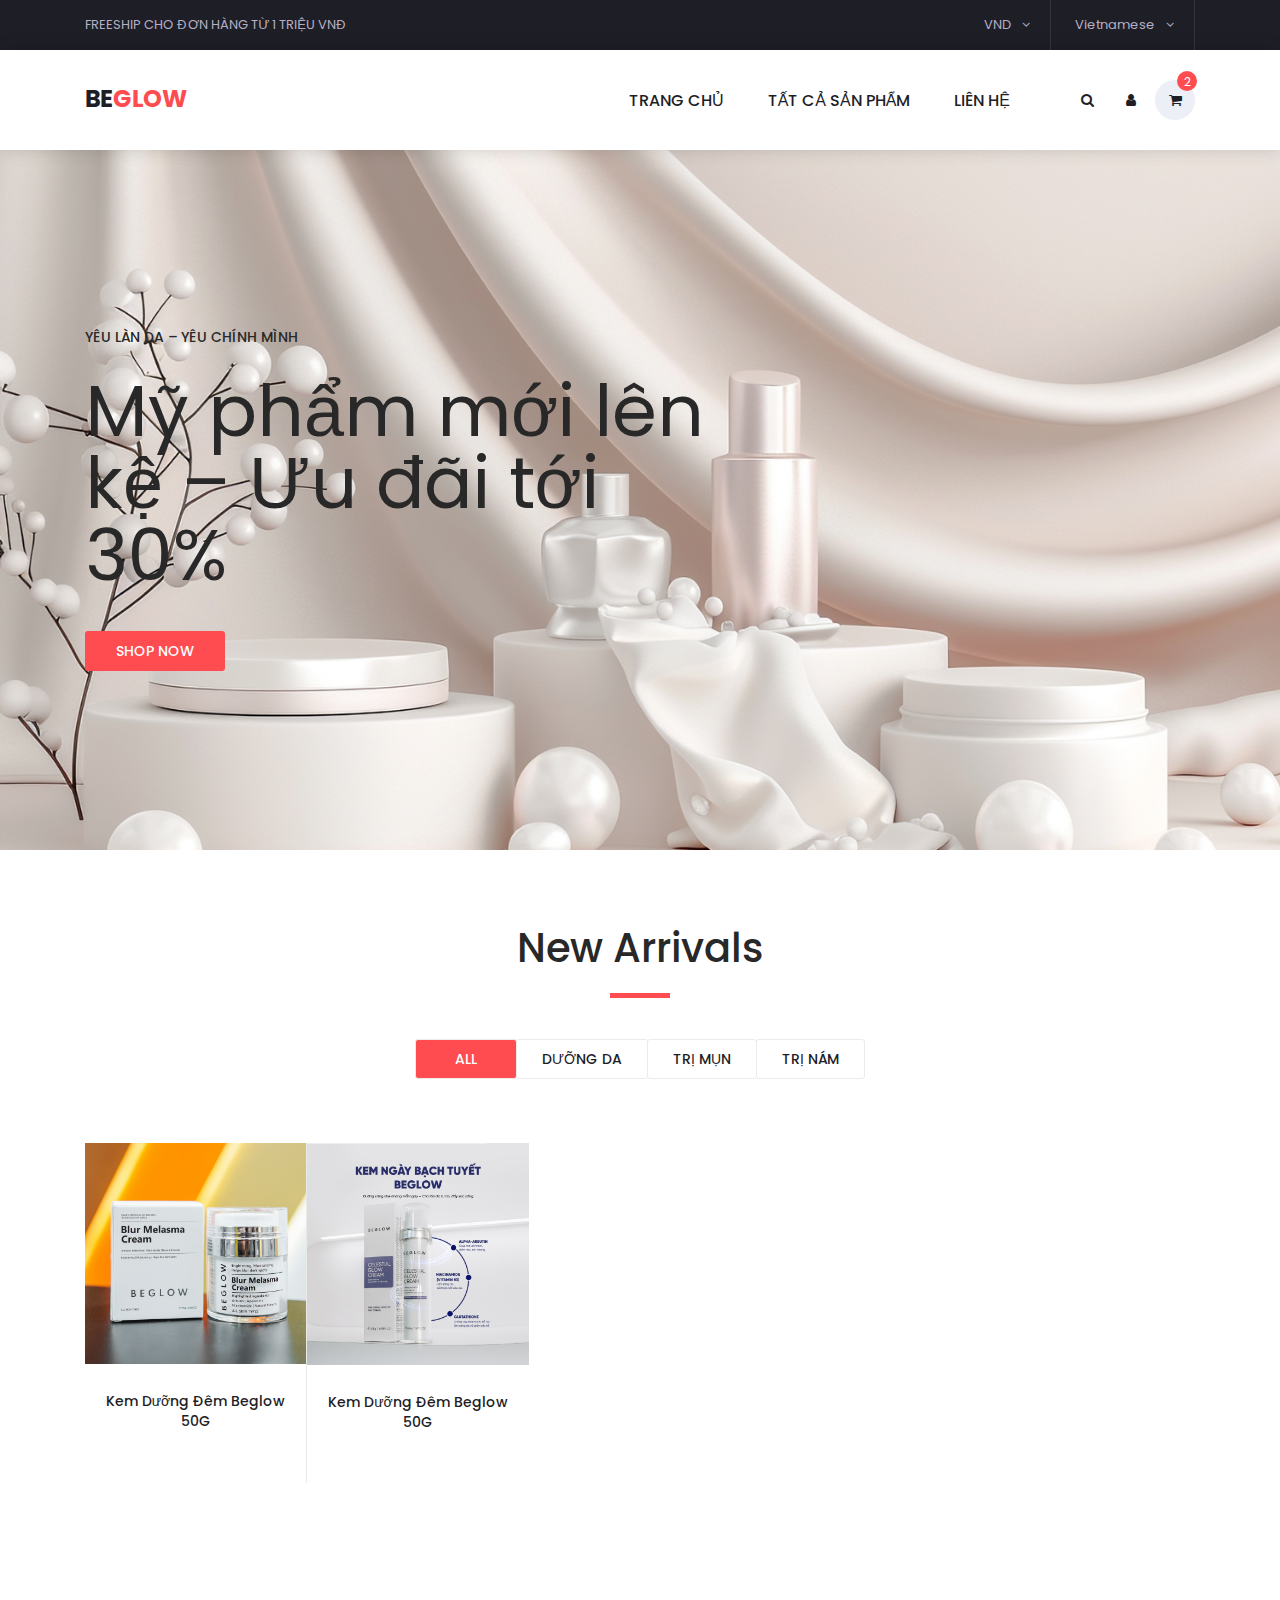
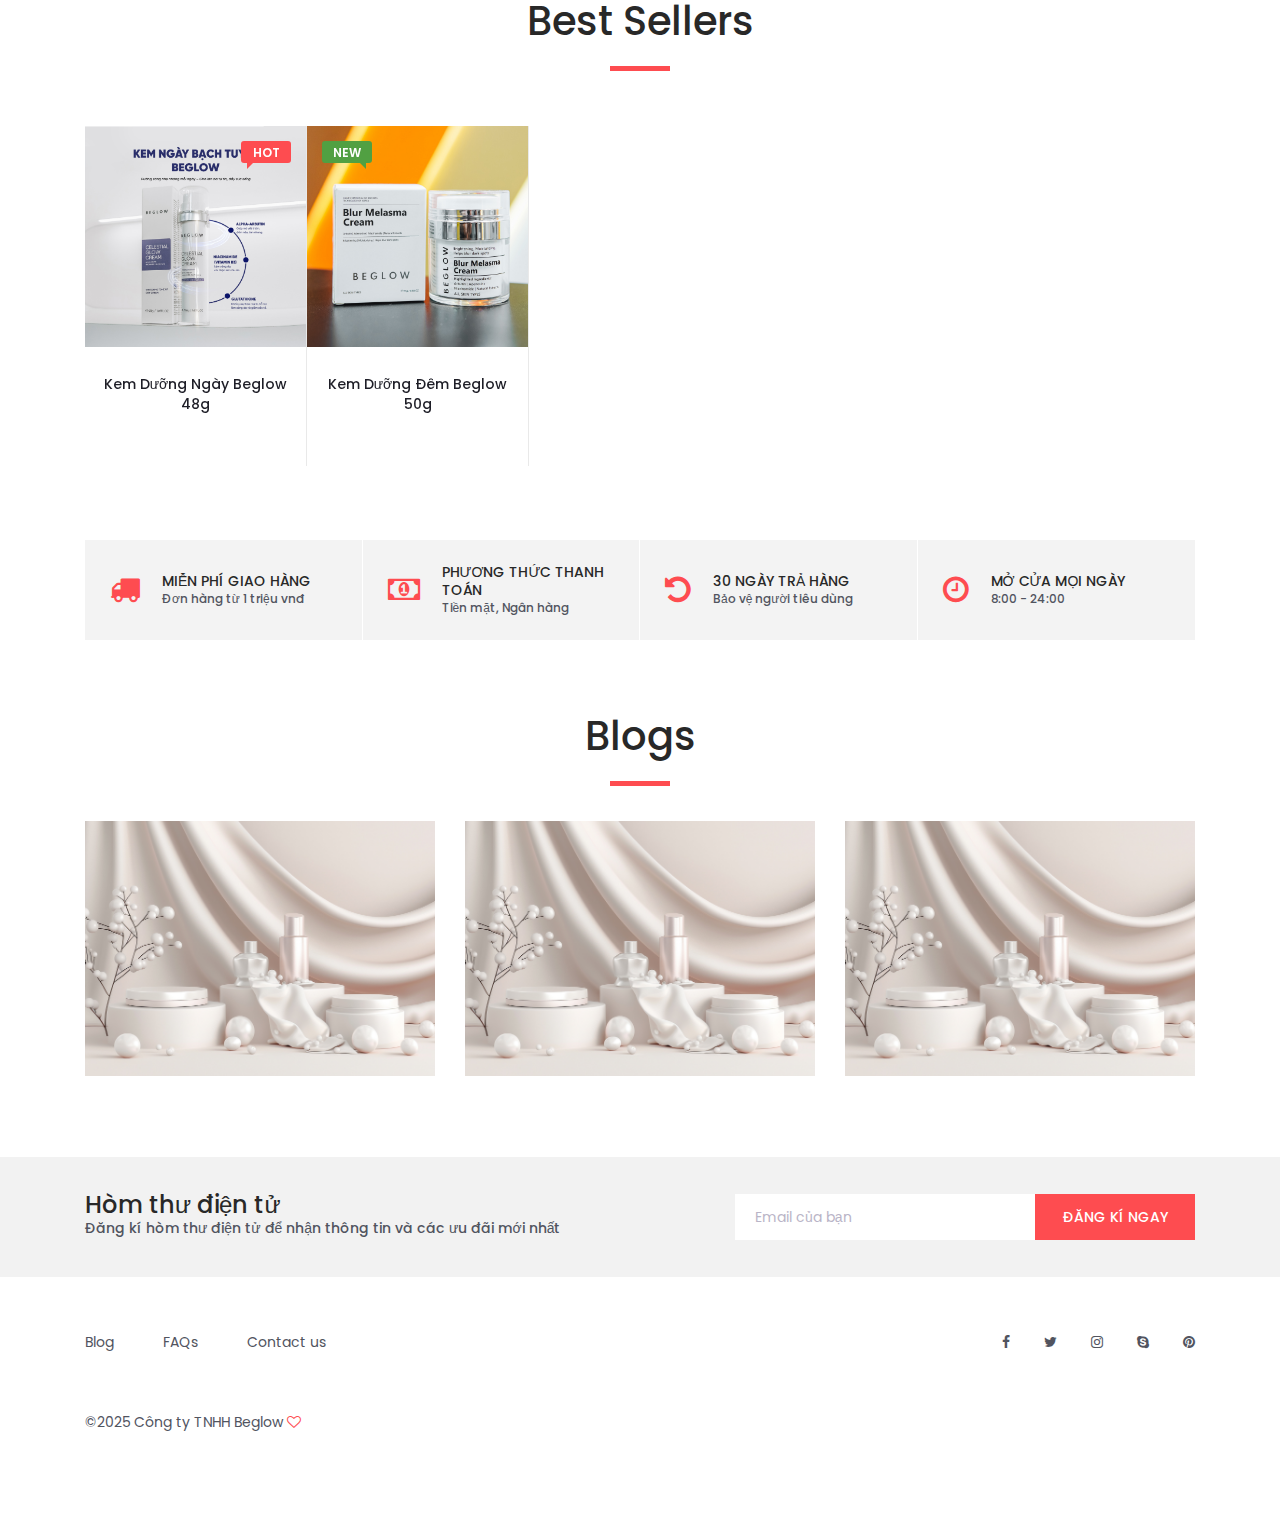
<file: index.html>
<!DOCTYPE html>
<html lang="en">

<head>
	<title>Trang chủ - Beglow</title>

	<!-- Clear cache -->
	<meta http-equiv="Cache-Control" content="no-cache, no-store, must-revalidate" />
	<meta http-equiv="Pragma" content="no-cache" />
	<meta http-equiv="Expires" content="0" />

	<meta charset="utf-8">
	<meta http-equiv="X-UA-Compatible" content="IE=edge">
	<meta name="description" content="Trang chủ - Beglow">
	<meta name="viewport" content="width=device-width, initial-scale=1">
	<link rel="stylesheet" type="text/css" href="./styles/bootstrap4/bootstrap.min.css">
	<link href="./plugins/font-awesome-4.7.0/css/font-awesome.min.css" rel="stylesheet" type="text/css">
	<link rel="stylesheet" type="text/css" href="./plugins/OwlCarousel2-2.2.1/owl.carousel.css">
	<link rel="stylesheet" type="text/css" href="./plugins/OwlCarousel2-2.2.1/owl.theme.default.css">
	<link rel="stylesheet" type="text/css" href="./plugins/OwlCarousel2-2.2.1/animate.css">
	<link rel="stylesheet" type="text/css" href="./styles/main_styles.css">
	<link rel="stylesheet" type="text/css" href="./styles/responsive.css">
	<link rel="icon" type="image/svg+xml" href="./images/beglow-fav.svg" />
</head>

<body>


	<div class="super_container">

		<!-- Header -->
		<!-- <div id="header"></div> -->
		<header class="header trans_300">

			<!-- Top Navigation -->

			<div class="top_nav">
				<div class="container">
					<div class="row">
						<div class="col-md-6">
							<div class="top_nav_left">Freeship cho đơn hàng từ 1 triệu vnđ</div>
						</div>
						<div class="col-md-6 text-right">
							<div class="top_nav_right">
								<ul class="top_nav_menu">

									<!-- Currency / Language / My Account -->

									<li class="currency">
										<a href="#">
											vnd
											<i class="fa fa-angle-down"></i>
										</a>
										<ul class="currency_selection">
											<li><a href="#">usd</a></li>
										</ul>
									</li>
									<li class="language">
										<a href="#">
											Vietnamese
											<i class="fa fa-angle-down"></i>
										</a>
										<ul class="language_selection">
											<li><a href="#">English</a></li>
										</ul>
									</li>
									
								</ul>
							</div>
						</div>
					</div>
				</div>
			</div>

			<!-- Main Navigation -->

			<div class="main_nav_container">
				<div class="container">
					<div class="row">
						<div class="col-lg-12 text-right">
							<div class="logo_container">
								<a href="/">be<span>glow</span></a>
							</div>
							<nav class="navbar">
								<ul class="navbar_menu">
									<li><a href="/">Trang chủ</a></li>
									<li><a href="/products">Tất cả sản phẩm</a></li>
									<!-- <li><a href="#">blog</a></li> -->
									<li><a href="/contact">Liên hệ</a></li>
								</ul>
								<ul class="navbar_user">
									<li><a href="#"><i class="fa fa-search" aria-hidden="true"></i></a></li>
									<li><a href="#"><i class="fa fa-user" aria-hidden="true"></i></a></li>
									<li class="checkout">
										<a href="#">
											<i class="fa fa-shopping-cart" aria-hidden="true"></i>
											<span id="checkout_items" class="checkout_items">2</span>
										</a>
									</li>
								</ul>
								<div class="hamburger_container">
									<i class="fa fa-bars" aria-hidden="true"></i>
								</div>
							</nav>
						</div>
					</div>
				</div>
			</div>

		</header>

		<div class="fs_menu_overlay" style="pointer-events: none;"></div>

		<!-- Hamburger Menu -->

		<div class="hamburger_menu">
			<div class="hamburger_close"><i class="fa fa-times" aria-hidden="true"></i></div>
			<div class="hamburger_menu_content text-right">
				<ul class="menu_top_nav">
					<li class="menu_item"><a href="/">Trang chủ</a></li>
					<li class="menu_item"><a href="/products">Tất cả sản phẩm</a></li>
					<li class="menu_item"><a href="/contact">Liên hệ</a></li>

				</ul>
			</div>
		</div>


		<!-- Slider -->

		<div class="main_slider" style="background-image:url(images/banner-home.jpg)">
			<div class="container fill_height">
				<div class="row align-items-center fill_height">
					<div class="col">
						<div class="main_slider_content">
							<h6>Yêu làn da – Yêu chính mình</h6>
							<h1>Mỹ phẩm mới lên kệ – Ưu đãi tới 30%</h1>
							<div class="red_button shop_now_button"><a href="#product-section">shop now</a></div>
						</div>
					</div>
				</div>
			</div>
		</div>

		<!-- New Arrivals -->

		<div class="new_arrivals">
			<div class="container">
				<div class="row">
					<div class="col text-center">
						<div class="section_title new_arrivals_title">
							<h2>New Arrivals</h2>
						</div>
					</div>
				</div>
				<div class="row align-items-center">
					<div class="col text-center">
						<div class="new_arrivals_sorting">
							<ul class="arrivals_grid_sorting clearfix button-group filters-button-group">
								<li class="grid_sorting_button button d-flex flex-column justify-content-center align-items-center active is-checked"
									data-filter="*">All</li>
								<li class="grid_sorting_button button d-flex flex-column justify-content-center align-items-center"
									data-filter=".duong-da">Dưỡng da</li>
								<li class="grid_sorting_button button d-flex flex-column justify-content-center align-items-center"
									data-filter=".tri-mun">Trị mụn</li>
								<li class="grid_sorting_button button d-flex flex-column justify-content-center align-items-center"
									data-filter=".tri-nam">Trị nám</li>
							</ul>
						</div>
					</div>
				</div>
				<div class="row" id="product-section">
					<div class="col">
						<div class="product-grid"
							data-isotope='{ "itemSelector": ".product-item", "layoutMode": "fitRows" }'>

							<!-- Product 1 -->

							<div class="product-item duong-da">
								<div class="product discount product_filter">
									<div class="product_image">
										<a href="./product/MP0824-kem-duong-dem-beglow-50g">
											<img src="./images/MP0824_4.jpg" alt="">
										</a>
									</div>
									<!-- <div class="favorite favorite_left"></div> -->
									<div class="favorite "></div>
									<div class="product_info">
										<h6 class="product_name"><a href="./product/MP0824-kem-duong-dem-beglow-50g">Kem
												Dưỡng
												Đêm Beglow 50G</a></h6>
										<!-- <div class="product_price">850.000đ</div> -->
									</div>
								</div>
								<div class="red_button add_to_cart_button"><a
										href="./product/MP0824-kem-duong-dem-beglow-50g">Xem chi tiết</a></div>
							</div>

							<!-- Product 2 -->

							<div class="product-item duong-da tri-nam">
								<div class="product product_filter">
									<div class="product_image">
										<a href="./product/MP1087-kem-duong-ngay-beglow-48g/">
											<img src="./images/MP1087_1.jpg" alt="">
										</a>
									</div>
									<div class="favorite"></div>
									<div class="product_info">
										<h6 class="product_name"><a
												href="./product/MP1087-kem-duong-ngay-beglow-48g/">Kem Dưỡng Đêm Beglow
												50G</a></h6>
										<!-- <div class="product_price">450.000đ</div> -->
									</div>
								</div>
								<div class="red_button add_to_cart_button"><a
										href="./product/MP1087-kem-duong-ngay-beglow-48g/">Xem chi tiết</a></div>
							</div>
						</div>
					</div>
				</div>
			</div>
		</div>


		<!-- Best Sellers -->

		<div class="best_sellers">
			<div class="container">
				<div class="row">
					<div class="col text-center">
						<div class="section_title new_arrivals_title">
							<h2>Best Sellers</h2>
						</div>
					</div>
				</div>
				<div class="row">
					<div class="col">
						<div class="product_slider_container">
							<div class="owl-carousel owl-theme product_slider">

								<!-- Slide 1 -->

								<div class="owl-item product_slider_item">
									<div class="product-item">
										<div class="product discount">
											<div class="product_image">
												<a href="./product/MP1087-kem-duong-ngay-beglow-48g/"><img
														src="./images/MP1087_1.jpg" alt=""></a>

											</div>
											<div class="favorite favorite_left"></div>
											<div
												class="product_bubble product_bubble_right product_bubble_red d-flex flex-column align-items-center">
												<span>HOT</span>
											</div>
											<div class="product_info">
												<h6 class="product_name"><a
														href="./product/MP1087-kem-duong-ngay-beglow-48g/">Kem Dưỡng
														Ngày Beglow 48g</a></h6>
												<!-- <div class="product_price">450.000đ<span>650.000đ</span></div> -->
											</div>
										</div>
									</div>
								</div>

								<!-- Slide 2 -->

								<div class="owl-item product_slider_item">
									<div class="product-item">
										<div class="product">
											<div class="product_image">
												<a href="./product/MP0824-kem-duong-dem-beglow-50g/"><img
														src="./images/MP0824_4.jpg" alt=""></a>

											</div>
											<div class="favorite"></div>
											<div
												class="product_bubble product_bubble_left product_bubble_green d-flex flex-column align-items-center">
												<span>new</span>
											</div>
											<div class="product_info">
												<h6 class="product_name"><a
														href="./product/MP0824-kem-duong-dem-beglow-50g/">Kem Dưỡng Đêm
														Beglow 50g</a></h6>
												<!-- <div class="product_price">610.000đ</div> -->
											</div>
										</div>
									</div>
								</div>

							</div>

							<!-- Slider Navigation -->

							<div
								class="product_slider_nav_left product_slider_nav d-flex align-items-center justify-content-center flex-column">
								<i class="fa fa-chevron-left" aria-hidden="true"></i>
							</div>
							<div
								class="product_slider_nav_right product_slider_nav d-flex align-items-center justify-content-center flex-column">
								<i class="fa fa-chevron-right" aria-hidden="true"></i>
							</div>
						</div>
					</div>
				</div>
			</div>
		</div>

		<!-- Benefit -->
		<div id="benefit"></div>

		<!-- Blogs -->

		<div class="blogs">
			<div class="container">
				<div class="row">
					<div class="col text-center">
						<div class="section_title">
							<h2>Blogs</h2>
						</div>
					</div>
				</div>
				<div class="row blogs_container">
					<div class="col-lg-4 blog_item_col">
						<div class="blog_item">
							<div class="blog_background" style="background-image:url(./images/blog_1.jpg)"></div>
							<div
								class="blog_content d-flex flex-column align-items-center justify-content-center text-center">
								<h4 class="blog_title">Hướng dẫn cách sử dụng sản phẩm Peel Meso</h4>
								<span class="blog_meta">by admin | 05/2025</span>
								<a class="blog_more" href="#">Xem thêm</a>
							</div>
						</div>
					</div>
					<div class="col-lg-4 blog_item_col">
						<div class="blog_item">
							<div class="blog_background" style="background-image:url(./images/blog_1.jpg)"></div>
							<div
								class="blog_content d-flex flex-column align-items-center justify-content-center text-center">
								<h4 class="blog_title">Làm thế nào để có thể cải thiện tình trạng nám/thâm/sạm/tàn nhang
									trên da?</h4>
								<span class="blog_meta">by admin | 05/2025</span>
								<a class="blog_more" href="#">Xem thêm</a>
							</div>
						</div>
					</div>
					<div class="col-lg-4 blog_item_col">
						<div class="blog_item">
							<div class="blog_background" style="background-image:url(./images/blog_1.jpg)"></div>
							<div
								class="blog_content d-flex flex-column align-items-center justify-content-center text-center">
								<h4 class="blog_title">Lý do hình thành mụn và cách xử lý</h4>
								<span class="blog_meta">by admin | 05/2025</span>
								<a class="blog_more" href="#">Xem thêm</a>
							</div>
						</div>
					</div>
				</div>
			</div>
		</div>

		<!-- Newsletter -->
		<div id="newsletter"></div>

		<!-- Footer -->
		<div id="footer"></div>


	</div>


	<!-- Import common -->

	<script>
		function includeSomeHTML(components = [], folder = "./common/") {
			components.forEach(name => {
				const el = document.getElementById(name);
				if (el) {
					fetch(folder + name + ".html")
						.then(response => response.text())
						.then(data => el.innerHTML = data);
				}
			});
		}

		// Chỉ định các thành phần dùng chung cần nhúng
		includeSomeHTML(["benefit", "newsletter", "footer"]);
	</script>


	<script src="./js/jquery-3.2.1.min.js"></script>
	<script src="./styles/bootstrap4/popper.js"></script>
	<script src="./styles/bootstrap4/bootstrap.min.js"></script>
	<script src="./plugins/Isotope/isotope.pkgd.min.js"></script>
	<script src="./plugins/OwlCarousel2-2.2.1/owl.carousel.js"></script>
	<script src="./plugins/easing/easing.js"></script>
	<script src="./js/custom.js"></script>


	<script>
		$(document).ready(function () {
			$('a[href^="#"]').on('click', function (event) {
				event.preventDefault();
				var target = $(this.getAttribute('href'));
				if (target.length) {
					$('html, body').animate({
						scrollTop: target.offset().top
					}, 800); // 800ms là tốc độ cuộn
				}
			});
		});
	</script>




</body>

</html>
</file>
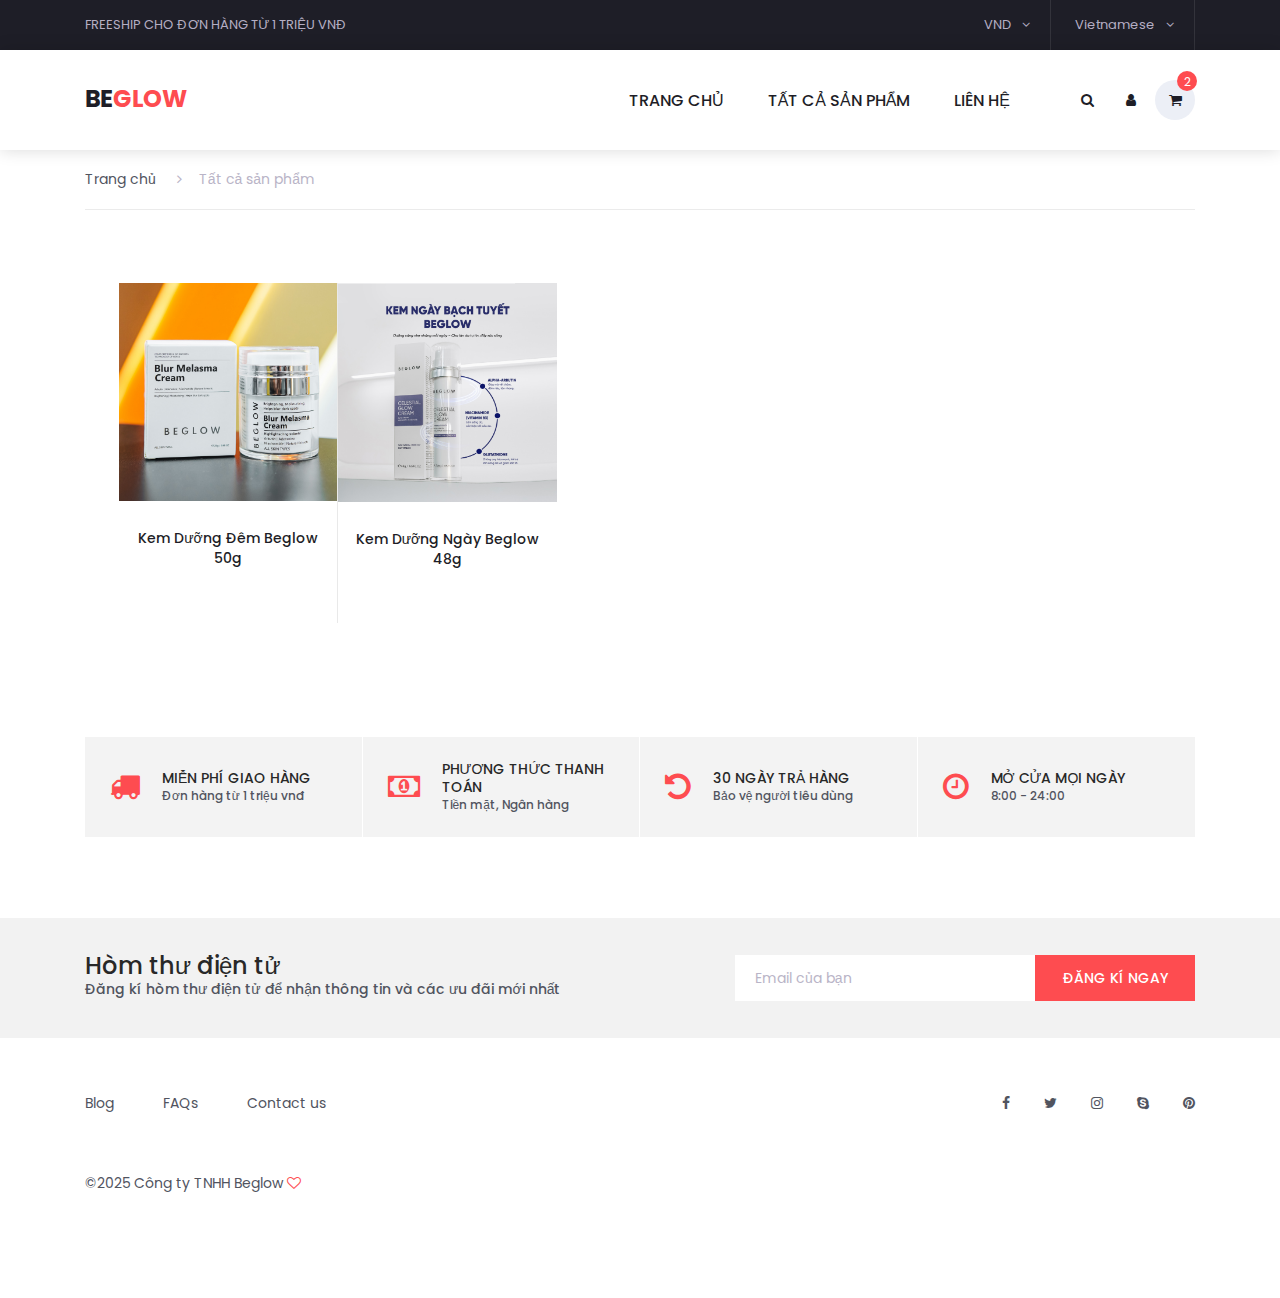
<file: products/index.html>
<!DOCTYPE html>
<html lang="en">

<head>
	<title>All Product - Beglow</title>

	<!-- Clear cache -->
	<meta http-equiv="Cache-Control" content="no-cache, no-store, must-revalidate" />
	<meta http-equiv="Pragma" content="no-cache" />
	<meta http-equiv="Expires" content="0" />
	
	<meta charset="utf-8">
	<meta http-equiv="X-UA-Compatible" content="IE=edge">
	<meta name="description" content="All product - Beglow">
	<meta name="viewport" content="width=device-width, initial-scale=1">
	<link rel="stylesheet" type="text/css" href="../styles/bootstrap4/bootstrap.min.css">
	<link href="../plugins/font-awesome-4.7.0/css/font-awesome.min.css" rel="stylesheet" type="text/css">
	<link rel="stylesheet" type="text/css" href="../plugins/OwlCarousel2-2.2.1/owl.carousel.css">
	<link rel="stylesheet" type="text/css" href="../plugins/OwlCarousel2-2.2.1/owl.theme.default.css">
	<link rel="stylesheet" type="text/css" href="../plugins/OwlCarousel2-2.2.1/animate.css">
	<link rel="stylesheet" type="text/css" href="../plugins/jquery-ui-1.12.1.custom/jquery-ui.css">
	<link rel="stylesheet" type="text/css" href="../styles/categories_styles.css">
	<link rel="stylesheet" type="text/css" href="../styles/categories_responsive.css">
	<link rel="icon" type="image/svg+xml" href="../images/beglow-fav.svg" />
</head>

<body>

	<div class="super_container">

		<!-- Header -->
		<!-- <div id="header"></div> -->
		<header class="header trans_300">

			<!-- Top Navigation -->

			<div class="top_nav">
				<div class="container">
					<div class="row">
						<div class="col-md-6">
							<div class="top_nav_left">Freeship cho đơn hàng từ 1 triệu vnđ</div>
						</div>
						<div class="col-md-6 text-right">
							<div class="top_nav_right">
								<ul class="top_nav_menu">

									<!-- Currency / Language / My Account -->

									<li class="currency">
										<a href="#">
											vnd
											<i class="fa fa-angle-down"></i>
										</a>
										<ul class="currency_selection">
											<li><a href="#">usd</a></li>
										</ul>
									</li>
									<li class="language">
										<a href="#">
											Vietnamese
											<i class="fa fa-angle-down"></i>
										</a>
										<ul class="language_selection">
											<li><a href="#">English</a></li>
										</ul>
									</li>
									<!-- <li class="account">
										<a href="#">
											My Account
											<i class="fa fa-angle-down"></i>
										</a>
										<ul class="account_selection">
											<li><a href="#"><i class="fa fa-sign-in" aria-hidden="true"></i>Sign In</a>
											</li>
											<li><a href="#"><i class="fa fa-user-plus"
														aria-hidden="true"></i>Register</a></li>
										</ul>
									</li> -->
								</ul>
							</div>
						</div>
					</div>
				</div>
			</div>

			<!-- Main Navigation -->

			<div class="main_nav_container">
				<div class="container">
					<div class="row">
						<div class="col-lg-12 text-right">
							<div class="logo_container">
								<a href="/">be<span>glow</span></a>
							</div>
							<nav class="navbar">
								<ul class="navbar_menu">
									<li><a href="/">Trang chủ</a></li>
									<li><a href="/products">Tất cả sản phẩm</a></li>
									<!-- <li><a href="#">blog</a></li> -->
									<li><a href="/contact">Liên hệ</a></li>
								</ul>
								<ul class="navbar_user">
									<li><a href="#"><i class="fa fa-search" aria-hidden="true"></i></a></li>
									<li><a href="#"><i class="fa fa-user" aria-hidden="true"></i></a></li>
									<li class="checkout">
										<a href="#">
											<i class="fa fa-shopping-cart" aria-hidden="true"></i>
											<span id="checkout_items" class="checkout_items">2</span>
										</a>
									</li>
								</ul>
								<div class="hamburger_container">
									<i class="fa fa-bars" aria-hidden="true"></i>
								</div>
							</nav>
						</div>
					</div>
				</div>
			</div>

		</header>

		<div class="fs_menu_overlay" style="pointer-events: none;"></div>

		<!-- Hamburger Menu -->

		<div class="hamburger_menu">
			<div class="hamburger_close"><i class="fa fa-times" aria-hidden="true"></i></div>
			<div class="hamburger_menu_content text-right">
				<ul class="menu_top_nav">
					<li class="menu_item"><a href="/">Trang chủ</a></li>
					<li class="menu_item"><a href="/products">Tất cả sản phẩm</a></li>
					<li class="menu_item"><a href="/contact">Liên hệ</a></li>
					
				</ul>
			</div>
		</div>
		<div class="container product_section_container">
			<div class="row">
				<div class="col product_section clearfix">

					<!-- Breadcrumbs -->

					<div class="breadcrumbs d-flex flex-row align-items-center">
						<ul>
							<li><a href="../index.html">Trang chủ</a></li>
							<li class="active"><a href="#"><i class="fa fa-angle-right" aria-hidden="true"></i>Tất cả
									sản phẩm</a></li>
						</ul>
					</div>

					<!-- Sidebar -->

					<!-- <div class="sidebar">


						Price Range Filtering
						<div class="sidebar_section">
							<div class="sidebar_title">
								<h5>Lọc theo giá</h5>
							</div>
							<p>
								<input type="text" id="amount" readonly
									style="border:0; color:#f6931f; font-weight:bold;">
							</p>
							<div id="slider-range"></div>
							<div class="filter_button"><span>Tìm kiếm</span></div>
						</div>

					</div> -->

					<!-- Main Content -->

					<div class="main_content">

						<!-- Products -->

						<div class="products_iso">
							<div class="row">
								<div class="col">

									<div class="product-grid">

										<!-- Product 1 -->

										<div class="product-item">
											<div class="product discount product_filter">
												<div class="product_image">
													<a href="../product/MP0824-kem-duong-dem-beglow-50g/">
														<img src="../images/MP0824_4.jpg" alt="">
													</a>
												</div>
												<div class="favorite favorite_left"></div>
												<!-- <div
													class="product_bubble product_bubble_right product_bubble_red d-flex flex-column align-items-center">
													<span>-$20</span>
												</div> -->
												<div class="product_info">
													<h6 class="product_name"><a
															href="../product/MP0824-kem-duong-dem-beglow-50g/">Kem Dưỡng Đêm Beglow 50g</a></h6>
													<!-- <div class="product_price">420.000đ<span>590.000đ</span></div> -->
												</div>
											</div>
											<div class="red_button add_to_cart_button"><a href="../product/MP0824-kem-duong-dem-beglow-50g/">Xem chi tiết</a>
											</div>
										</div>

										<!-- Product 2 -->

										<div class="product-item">
											<div class="product product_filter">
												<div class="product_image">
													<a href="../product/MP1087-kem-duong-ngay-beglow-48g/">
														<img src="../images/MP1087_1.jpg" alt="">
													</a>

												</div>
												<div class="favorite"></div>
												<!-- <div
													class="product_bubble product_bubble_left product_bubble_green d-flex flex-column align-items-center">
													<span>new</span>
												</div> -->
												<div class="product_info">
													<h6 class="product_name"><a
															href="../product/MP1087-kem-duong-ngay-beglow-48g/">Kem Dưỡng Ngày Beglow 48g</a></h6>
													<!-- <div class="product_price">610.000đ</div> -->
												</div>
											</div>
											<div class="red_button add_to_cart_button"><a href="../product/MP1087-kem-duong-ngay-beglow-48g/">Xem chi tiết</a>
											</div>
										</div>

									</div>

								</div>
							</div>
						</div>
					</div>
				</div>
			</div>
		</div>
	</div>

	<!-- Benefit -->
	<div id="benefit"></div>


	<!-- Newsletter -->

	<div id="newsletter"></div>

	<!-- Footer -->

	<div id="footer"></div>

	</div>
	<!-- Import common -->
	<script>
		function includeSomeHTML(components = [], folder = "../common/") {
			components.forEach(name => {
				const el = document.getElementById(name);
				if (el) {
					fetch(folder + name + ".html")
						.then(response => response.text())
						.then(data => el.innerHTML = data);
				}
			});
		}

		// Chỉ định các thành phần dùng chung cần nhúng
		includeSomeHTML(["benefit", "newsletter", "footer"]);
	</script>

	<script src="../js/jquery-3.2.1.min.js"></script>
	<script src="../styles/bootstrap4/popper.js"></script>
	<script src="../styles/bootstrap4/bootstrap.min.js"></script>
	<script src="../plugins/Isotope/isotope.pkgd.min.js"></script>
	<script src="../plugins/OwlCarousel2-2.2.1/owl.carousel.js"></script>
	<script src="../plugins/easing/easing.js"></script>
	<script src="../plugins/jquery-ui-1.12.1.custom/jquery-ui.js"></script>
	<script src="../js/categories_custom.js"></script>




</body>

</html>
</file>
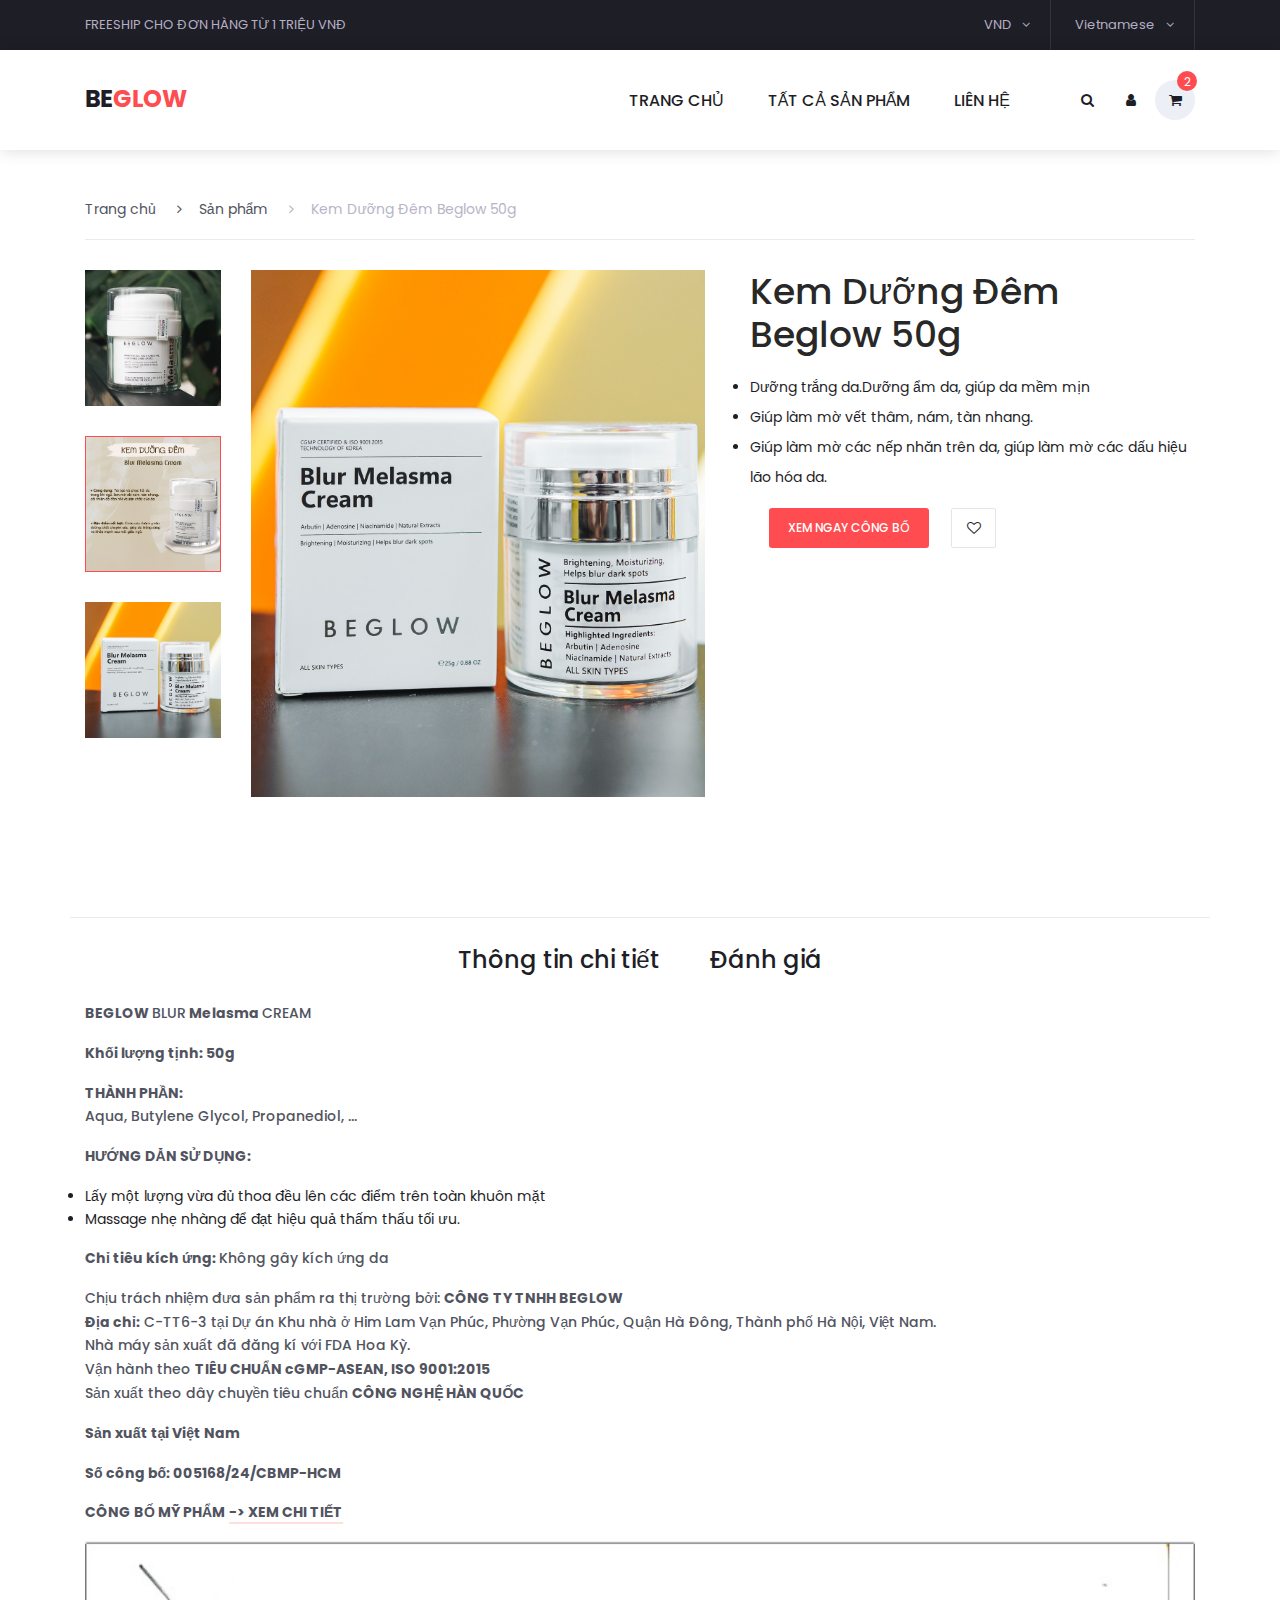
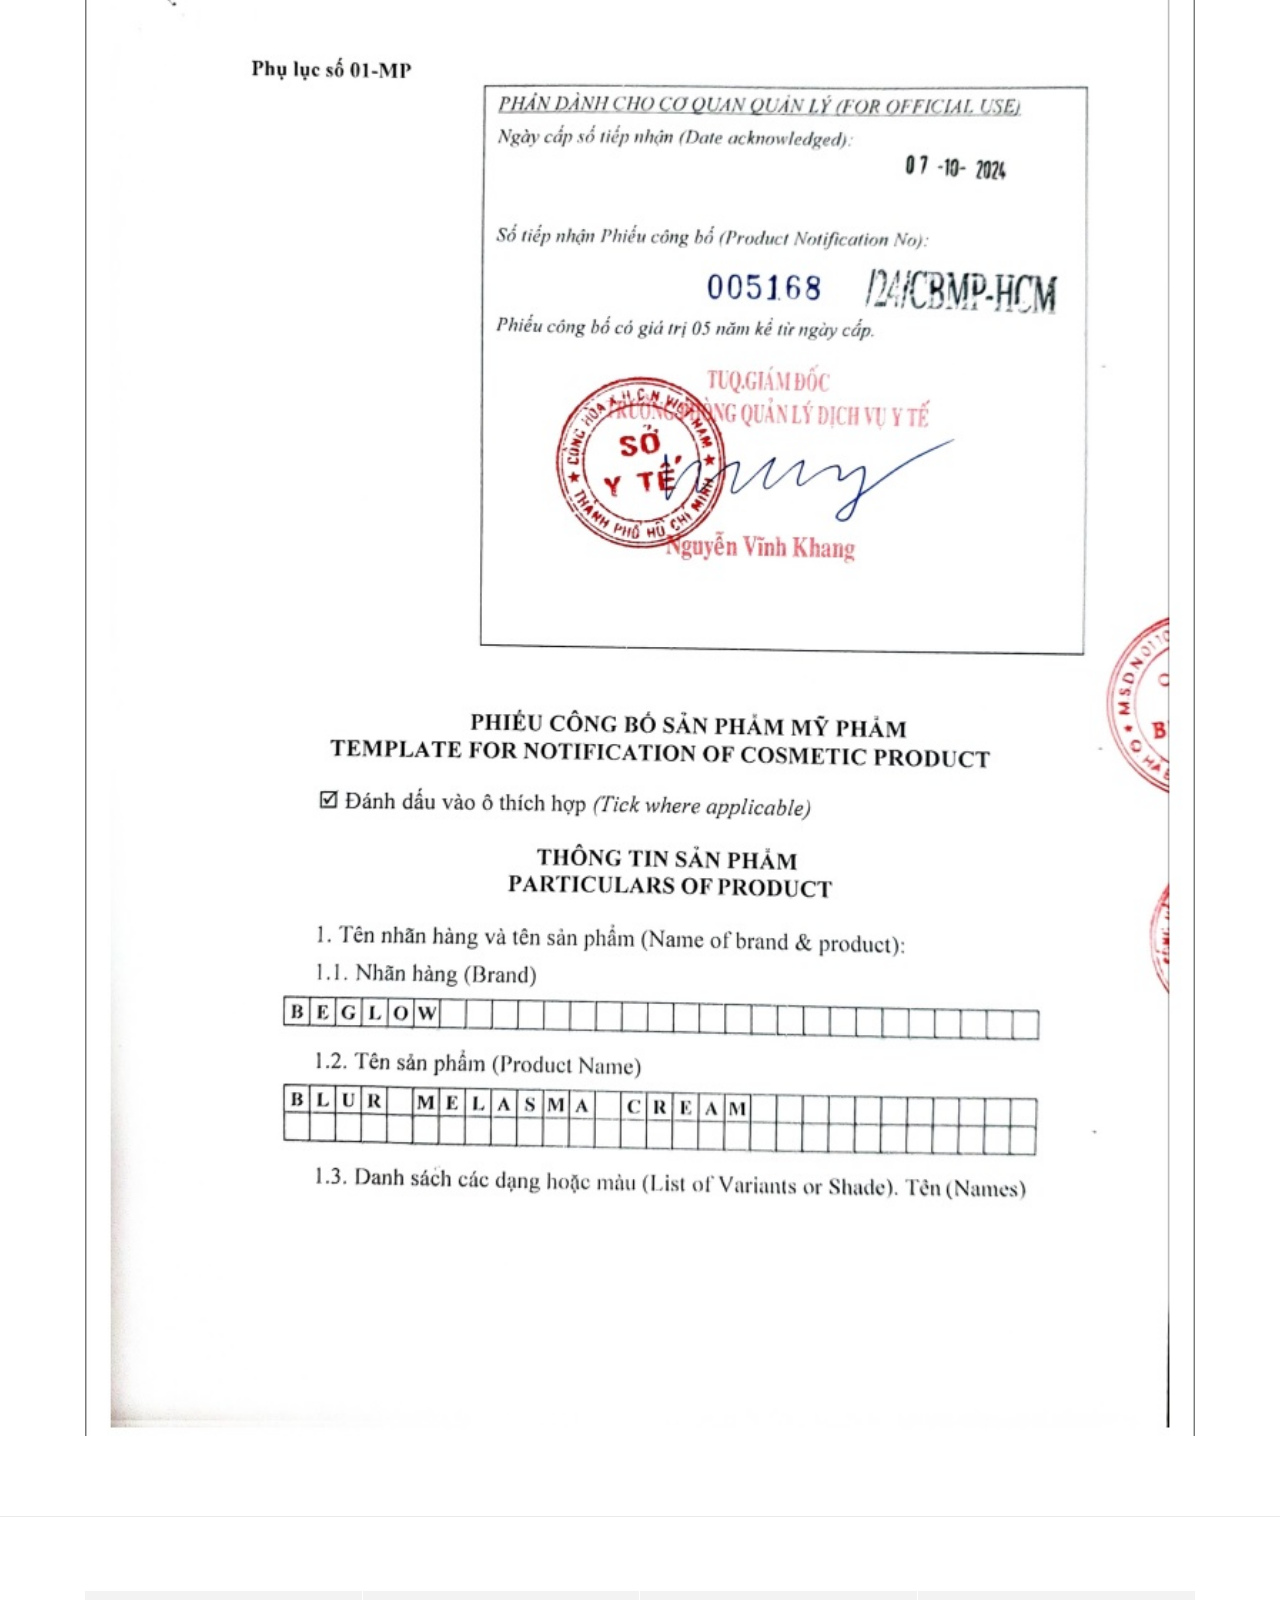
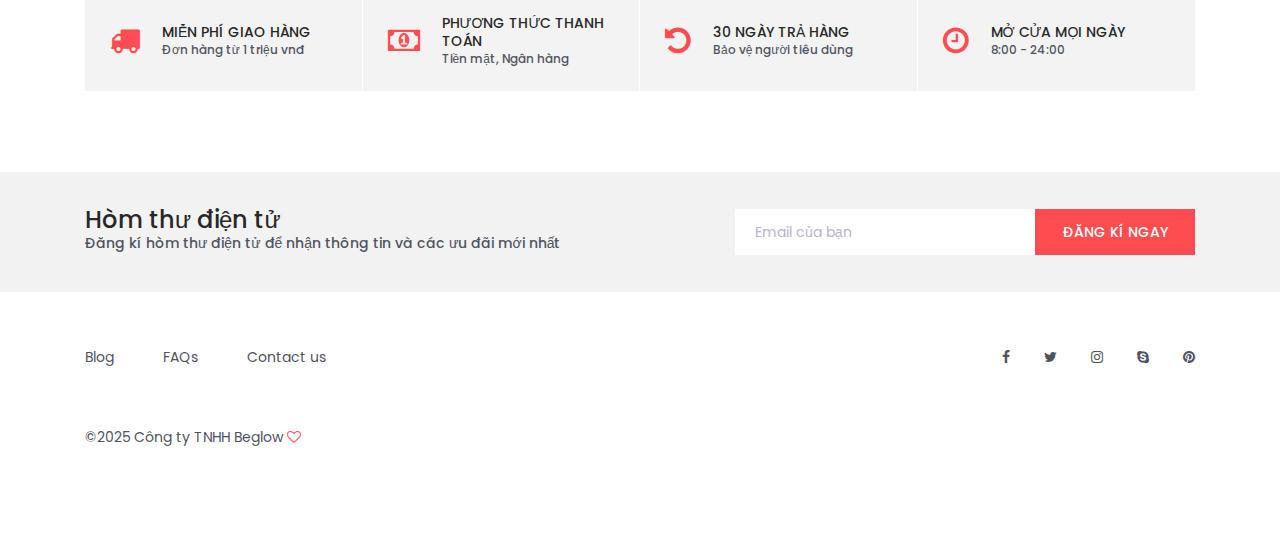
<file: product/MP0824-kem-duong-dem-beglow-50g/index.html>
<!DOCTYPE html>
<html lang="en">

<head>
	<title>Kem Dưỡng Đêm Beglow 50g</title>

	<!-- Clear cache -->
	<meta http-equiv="Cache-Control" content="no-cache, no-store, must-revalidate" />
	<meta http-equiv="Pragma" content="no-cache" />
	<meta http-equiv="Expires" content="0" />


	<meta charset="utf-8">
	<meta http-equiv="X-UA-Compatible" content="IE=edge">
	<meta name="description" content="Kem Dưỡng Đêm Beglow 50g">
	<meta name="viewport" content="width=device-width, initial-scale=1">
	<link rel="stylesheet" type="text/css" href="../../styles/bootstrap4/bootstrap.min.css">
	<link href="../../plugins/font-awesome-4.7.0/css/font-awesome.min.css" rel="stylesheet" type="text/css">
	<link rel="stylesheet" type="text/css" href="../../plugins/OwlCarousel2-2.2.1/owl.carousel.css">
	<link rel="stylesheet" type="text/css" href="../../plugins/OwlCarousel2-2.2.1/owl.theme.default.css">
	<link rel="stylesheet" type="text/css" href="../../plugins/OwlCarousel2-2.2.1/animate.css">
	<link rel="stylesheet" href="../../plugins/themify-icons/themify-icons.css">
	<link rel="stylesheet" type="text/css" href="../../plugins/jquery-ui-1.12.1.custom/jquery-ui.css">
	<link rel="stylesheet" type="text/css" href="../../styles/single_styles.css">
	<link rel="stylesheet" type="text/css" href="../../styles/single_responsive.css">
	<link rel="icon" type="image/svg+xml" href="../../images/beglow-fav.svg" />
</head>

<body>
	<div class="super_container">
		<!-- Header -->
		<!-- <div id="header"></div> -->
		<header class="header trans_300">

			<!-- Top Navigation -->

			<div class="top_nav">
				<div class="container">
					<div class="row">
						<div class="col-md-6">
							<div class="top_nav_left">Freeship cho đơn hàng từ 1 triệu vnđ</div>
						</div>
						<div class="col-md-6 text-right">
							<div class="top_nav_right">
								<ul class="top_nav_menu">

									<!-- Currency / Language / My Account -->

									<li class="currency">
										<a href="#">
											vnd
											<i class="fa fa-angle-down"></i>
										</a>
										<ul class="currency_selection">
											<li><a href="#">usd</a></li>
										</ul>
									</li>
									<li class="language">
										<a href="#">
											Vietnamese
											<i class="fa fa-angle-down"></i>
										</a>
										<ul class="language_selection">
											<li><a href="#">English</a></li>
										</ul>
									</li>
								</ul>
							</div>
						</div>
					</div>
				</div>
			</div>

			<!-- Main Navigation -->

			<div class="main_nav_container">
				<div class="container">
					<div class="row">
						<div class="col-lg-12 text-right">
							<div class="logo_container">
								<a href="/">be<span>glow</span></a>
							</div>
							<nav class="navbar">
								<ul class="navbar_menu">
									<li><a href="/">Trang chủ</a></li>
									<li><a href="/products">Tất cả sản phẩm</a></li>
									<!-- <li><a href="#">blog</a></li> -->
									<li><a href="/contact">Liên hệ</a></li>
								</ul>
								<ul class="navbar_user">
									<li><a href="#"><i class="fa fa-search" aria-hidden="true"></i></a></li>
									<li><a href="#"><i class="fa fa-user" aria-hidden="true"></i></a></li>
									<li class="checkout">
										<a href="#">
											<i class="fa fa-shopping-cart" aria-hidden="true"></i>
											<span id="checkout_items" class="checkout_items">2</span>
										</a>
									</li>
								</ul>
								<div class="hamburger_container">
									<i class="fa fa-bars" aria-hidden="true"></i>
								</div>
							</nav>
						</div>
					</div>
				</div>
			</div>

		</header>

		<div class="fs_menu_overlay" style="pointer-events: none;"></div>

		<!-- Hamburger Menu -->

		<div class="hamburger_menu">
			<div class="hamburger_close"><i class="fa fa-times" aria-hidden="true"></i></div>
			<div class="hamburger_menu_content text-right">
				<ul class="menu_top_nav">

					<li class="menu_item"><a href="/">Trang chủ</a></li>
					<li class="menu_item"><a href="/products">Tất cả sản phẩm</a></li>
					<li class="menu_item"><a href="/contact">Liên hệ</a></li>

				</ul>
			</div>
		</div>
		<div class="container single_product_container">
			<div class="row">
				<div class="col">
					<!-- Breadcrumbs -->
					<div class="breadcrumbs d-flex flex-row align-items-center">
						<ul>
							<li><a href="../../index.html">Trang chủ</a></li>
							<li><a href="../../products/index.html"><i class="fa fa-angle-right"
										aria-hidden="true"></i>Sản
									phẩm</a></li>
							<li class="active"><a href="#"><i class="fa fa-angle-right" aria-hidden="true"></i>Kem Dưỡng
									Đêm Beglow 50g</a></li>
						</ul>
					</div>

				</div>
			</div>

			<div class="row">
				<div class="col-lg-7">
					<div class="single_product_pics">
						<div class="row">
							<div class="col-lg-3 thumbnails_col order-lg-1 order-2">
								<div class="single_product_thumbnails">
									<ul class="list-unstyled d-flex flex-lg-column flex-row gap-2">

										<li><img src="../../images/MP0824_2.jpg" alt=""
												data-image="../../images/MP0824_2.jpg"></li>
										<li class="active"><img src="../../images/MP0824_3.jpg" alt=""
												data-image="../../images/MP0824_3.jpg">
										</li>
										<li><img src="../../images/MP0824_4.jpg" alt=""
												data-image="../../images/MP0824_4.jpg"></li>
										<!-- <li><img src="../../images/MP1087_3.jpg" alt=""
												data-image="../../images/MP1087_3.jpg"></li> -->


									</ul>
								</div>
							</div>
							<div class="col-lg-9 image_col order-lg-2 order-1">
								<div class="single_product_image">
									<div class="single_product_image_background"
										style="background-image:url(../../images/MP0824_4.jpg)"></div>
								</div>
							</div>
						</div>
					</div>
				</div>
				<div class="col-lg-5">
					<div class="product_details">
						<div class="product_details_title">
							<h2>Kem Dưỡng Đêm Beglow 50g</h2>
							<p>
								<li>Dưỡng trắng da.Dưỡng ẩm da, giúp da mềm mịn</li>
								<li>Giúp làm mờ vết thâm, nám, tàn nhang.</li>
								<li>Giúp làm mờ các nếp nhăn trên da, giúp làm mờ các dấu hiệu lão hóa da.</li>
							</p>


						</div>

						<div class="d-flex flex-column flex-sm-row align-items-sm-center">
							<!-- Nhóm 1: Số lượng và selector -->
							<!-- <div class="d-flex align-items-center mb-2 mb-sm-0 me-sm-3">
								<span class="me-2 so_luong">Số lượng:</span>
								<div class="quantity_selector">
									<span class="minus"><i class="fa fa-minus" aria-hidden="true"></i></span>
									<span id="quantity_value">1</span>
									<span class="plus"><i class="fa fa-plus" aria-hidden="true"></i></span>
								</div>
							</div> -->

							<!-- Nhóm 2: Nút thêm vào giỏ + yêu thích -->
							<div class="d-flex align-items-center">
								<div class="red_button add_to_cart_button me-3">
									<a href="#cong-bo" target="_blank">Xem ngay
										Công bố</a>
								</div>
								<div
									class="product_favorite d-flex flex-column align-items-center justify-content-center">
									<!-- icon yêu thích -->
								</div>
							</div>
						</div>

						<!-- <div class="quantity d-flex flex-column flex-sm-row align-items-sm-center">
							<span>Số lượng:</span>
							<div class="quantity_selector">
								<span class="minus"><i class="fa fa-minus" aria-hidden="true"></i></span>
								<span id="quantity_value">1</span>
								<span class="plus"><i class="fa fa-plus" aria-hidden="true"></i></span>>
							</div>

							<div class="quantity d-flex flex-column flex-sm-row align-items-sm-center">

								<div class="red_button add_to_cart_button"><a href="#">Thêm vào giỏ</a></div>
								<div
									class="product_favorite d-flex flex-column align-items-center justify-content-center">
								</div>
							</div> -->

					</div>
				</div>
			</div>

		</div>

		<!-- Tabs -->

		<div class="tabs_section_container">

			<div class="container">
				<div class="row">
					<div class="col">
						<div class="tabs_container">
							<ul
								class="dao-check tabs d-flex flex-sm-row flex-column align-items-left align-items-md-center justify-content-center">
								<!-- <li class="tab active" data-active-tab="tab_1"><span>Mô tả</span></li> -->
								<li class="tab" data-active-tab="tab_2"><span>Thông tin chi tiết</span></li>
								<li class="tab" data-active-tab="tab_3"><span>Đánh giá</span></li>
							</ul>
						</div>
					</div>
				</div>
				<div class="row">
					<div class="col">
						<!-- Tab Additional Info -->

						<div id="tab_2" class="tab_container active">
							<div class="row">
								<div class="col additional_info_col">
									<p><strong>BEGLOW </strong>BLUR<strong> Melasma </strong>CREAM
									</p>
									<p><strong>Khối lượng tịnh: 50g</strong><br></p>
									<p>
										<strong>THÀNH PHẦN:</strong><br>
										Aqua, Butylene Glycol, Propanediol, ...
									</p>
									<p><strong>HƯỚNG DẪN SỬ DỤNG:</strong>
										<li>Lấy một lượng vừa đủ thoa đều lên các điểm trên toàn khuôn mặt</li>
										<li>Massage nhẹ nhàng để đạt hiệu quả thấm thấu tối ưu.</li>
									</p>

									<p><strong>Chỉ tiêu kích ứng: </strong> Không gây kích ứng da</p>

									<p>Chịu trách nhiệm đưa sản phẩm ra thị trường bởi: <strong>CÔNG TY TNHH
											BEGLOW</strong><br>
										<strong>Địa chỉ:</strong> C-TT6-3 tại Dự án Khu nhà ở Him Lam Vạn Phúc, Phường
										Vạn Phúc, Quận Hà
										Đông, Thành phố Hà Nội, Việt Nam. <br>
										Nhà máy sản xuất đã đăng kí với FDA Hoa Kỳ. <br>
										Vận hành theo <strong>TIÊU CHUẨN cGMP-ASEAN, ISO 9001:2015</strong> <br>
										Sản xuất theo dây chuyền tiêu chuẩn <strong>CÔNG NGHỆ HÀN QUỐC</strong>
									</p>
									<p><strong>Sản xuất tại Việt Nam</strong></p>
									<p><strong>Số công bố: 005168/24/CBMP-HCM</strong></p>

									<p id="cong-bo"><strong>CÔNG BỐ MỸ PHẨM</strong> <a
											href="./CBMP-HCM-005168-Blur-Melasma-Cream-Beglow_compressed.pdf"> <strong> -> XEM CHI
												TIẾT</strong></a></p>
									<a href="./MP0824.jpg" target="_blank">
										<img src="./MP0824.jpg" alt="Công bố" class="auth-img" width="100%">
									</a>

									<!-- <iframe
										src="/plugins/pdfjs/web/viewer.html?file=/product/MP1087-kem-duong-ngay-beglow-48g/CB_BEGLOW_Celestial_Glow_Cream.pdf"
										width="100%" height="600px" style="border:none;">
									</iframe> -->


								</div>
							</div>
						</div>

						<!-- Tab Reviews -->

						<div id="tab_3" class="tab_container">
							<div class="row">

								<!-- User Reviews -->

								<!-- <div class="col-lg-6 reviews_col">
										<div class="tab_title reviews_title">
											<h4>Đánh giá sản phẩm</h4>
										</div> -->

								<!-- Add Review -->

								<div class="col-lg-6 add_review_col">

									<div class="add_review">
										<form id="review_form" action="">
											<div>
												<h1>Thêm đánh giá</h1>
												<input id="review_name" class="form_input input_name" type="text"
													name="name" placeholder="Họ và tên*" required="required"
													data-error="Name is required.">
												<input id="review_email" class="form_input input_email" type="email"
													name="email" placeholder="Email*" required="required"
													data-error="Valid email is required.">
											</div>
											<div>
												<h1>Đánh giá của bạn:</h1>
												<ul class="user_star_rating">
													<li><i class="fa fa-star" aria-hidden="true"></i></li>
													<li><i class="fa fa-star" aria-hidden="true"></i></li>
													<li><i class="fa fa-star" aria-hidden="true"></i></li>
													<li><i class="fa fa-star" aria-hidden="true"></i></li>
													<li><i class="fa fa-star-o" aria-hidden="true"></i></li>
												</ul>
												<textarea id="review_message" class="input_review" name="message"
													placeholder="Viết đánh giá" rows="4" required=""
													data-error="Please, leave us a review."></textarea>
											</div>
											<div class="text-left text-sm-right">
												<button id="review_submit" type="submit"
													class="red_button review_submit_btn trans_300"
													value="Submit">Gửi</button>
											</div>
										</form>
									</div>

								</div>

							</div>
						</div>

					</div>
				</div>
			</div>

		</div>

		<!-- Benefit -->

		<div id="benefit"></div>

		<!-- Newsletter -->

		<div id="newsletter"></div>

		<!-- Footer -->
		<div id="footer"></div>

	</div>

	<script>
		function includeSomeHTML(components = [], folder = "../../common/") {
			components.forEach(name => {
				const el = document.getElementById(name);
				if (el) {
					fetch(folder + name + ".html")
						.then(response => response.text())
						.then(data => el.innerHTML = data);
				}
			});
		}

		// Chỉ định các thành phần dùng chung cần nhúng
		includeSomeHTML(["benefit", "newsletter", "footer"]);
	</script>

	<script src="../../js/jquery-3.2.1.min.js"></script>
	<script src="../../styles/bootstrap4/popper.js"></script>
	<script src="../../styles/bootstrap4/bootstrap.min.js"></script>
	<script src="../../plugins/Isotope/isotope.pkgd.min.js"></script>
	<script src="../../plugins/OwlCarousel2-2.2.1/owl.carousel.js"></script>
	<script src="../../plugins/easing/easing.js"></script>
	<script src="../../plugins/jquery-ui-1.12.1.custom/jquery-ui.js"></script>
	<script src="../../js/single_custom.js"></script>

	<!-- Cuộn khi click nút href id -->
	<script>
		$(document).ready(function () {
			$('a[href^="#"]').on('click', function (event) {
				event.preventDefault();
				var target = $(this.getAttribute('href'));
				if (target.length) {
					$('html, body').animate({
						scrollTop: target.offset().top
					}, 800); // 800ms là tốc độ cuộn
				}
			});
		});
	</script>

</body>

</html>
</file>
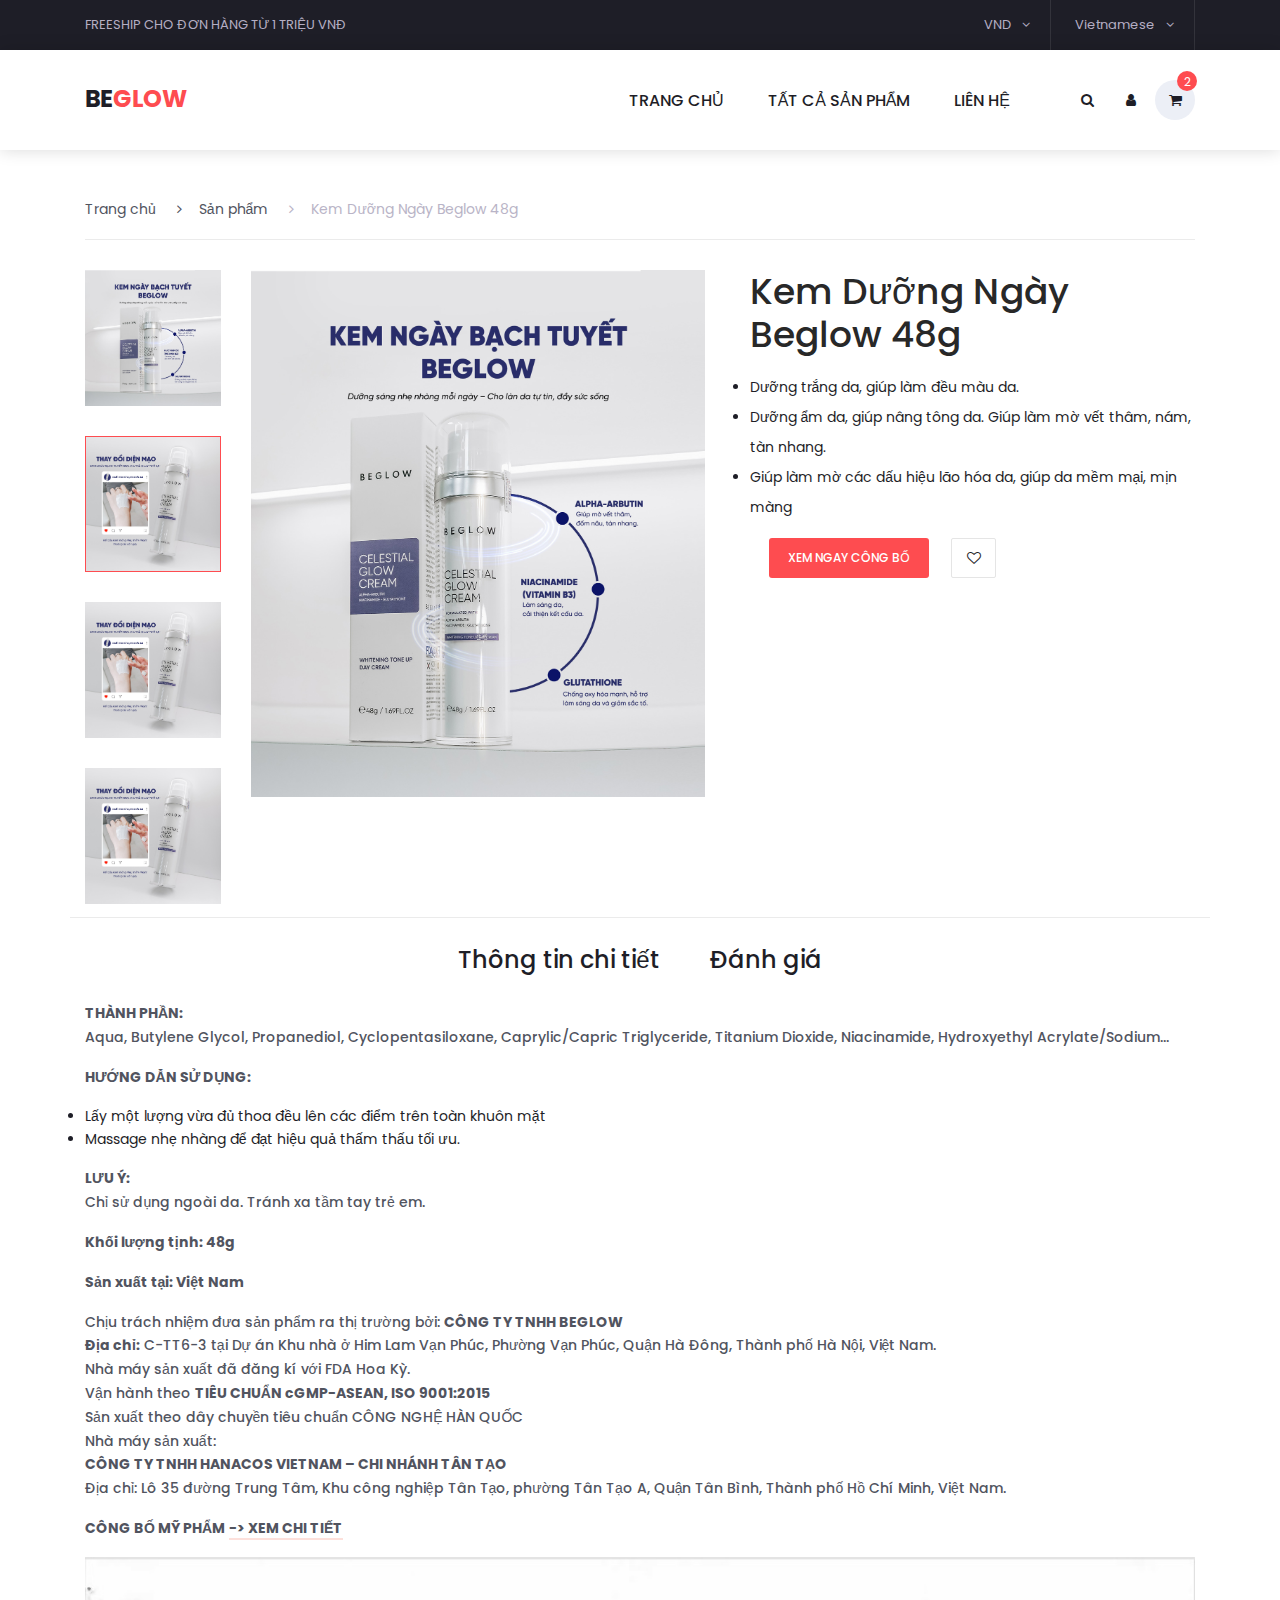
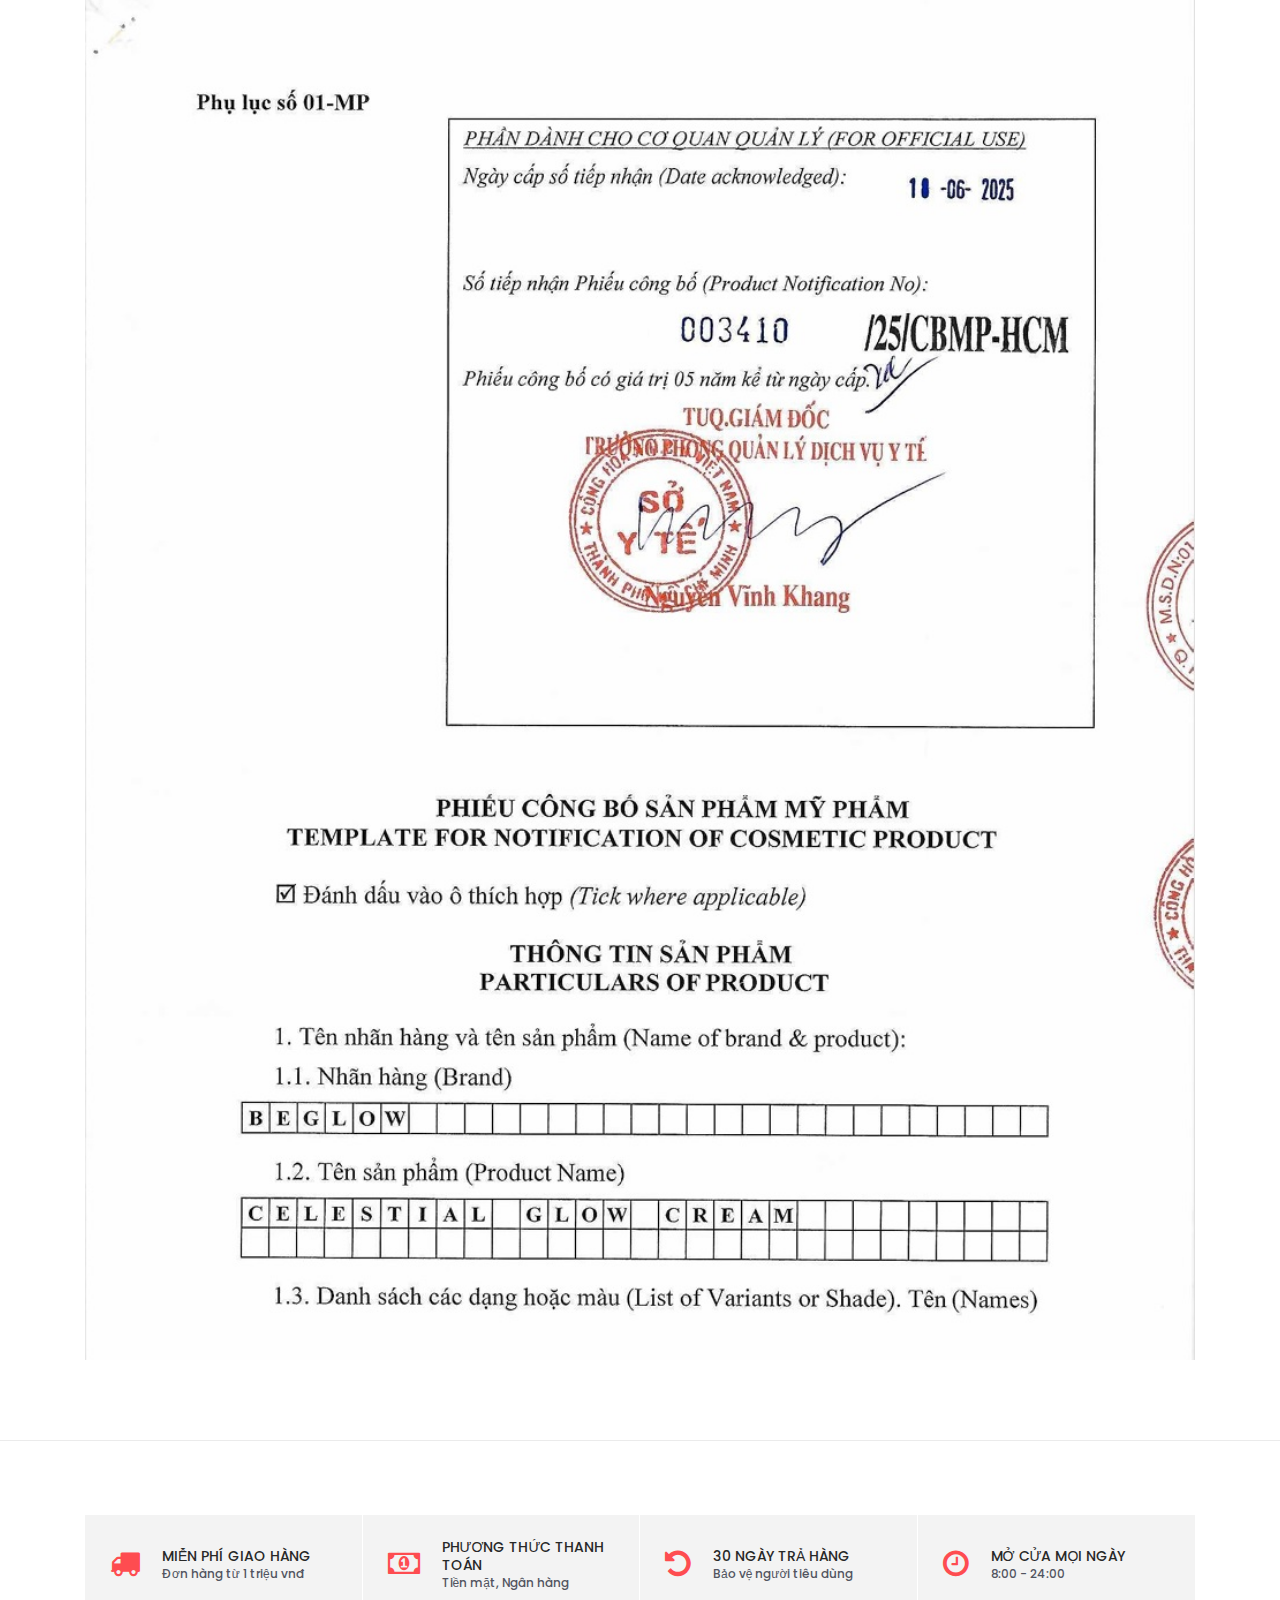
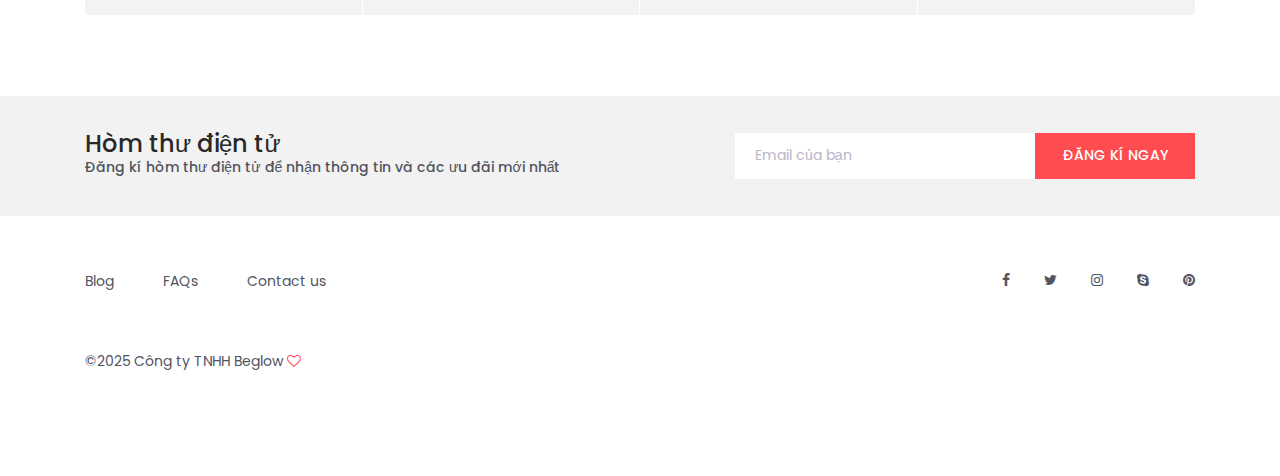
<file: product/MP1087-kem-duong-ngay-beglow-48g/index.html>
<!DOCTYPE html>
<html lang="en">

<head>
	<title>Kem Dưỡng Ngày Beglow 48g</title>

	<!-- Clear cache -->
	<meta http-equiv="Cache-Control" content="no-cache, no-store, must-revalidate" />
	<meta http-equiv="Pragma" content="no-cache" />
	<meta http-equiv="Expires" content="0" />


	<meta charset="utf-8">
	<meta http-equiv="X-UA-Compatible" content="IE=edge">
	<meta name="description" content="Beglow">
	<meta name="viewport" content="width=device-width, initial-scale=1">
	<link rel="stylesheet" type="text/css" href="../../styles/bootstrap4/bootstrap.min.css">
	<link href="../../plugins/font-awesome-4.7.0/css/font-awesome.min.css" rel="stylesheet" type="text/css">
	<link rel="stylesheet" type="text/css" href="../../plugins/OwlCarousel2-2.2.1/owl.carousel.css">
	<link rel="stylesheet" type="text/css" href="../../plugins/OwlCarousel2-2.2.1/owl.theme.default.css">
	<link rel="stylesheet" type="text/css" href="../../plugins/OwlCarousel2-2.2.1/animate.css">
	<link rel="stylesheet" href="../../plugins/themify-icons/themify-icons.css">
	<link rel="stylesheet" type="text/css" href="../../plugins/jquery-ui-1.12.1.custom/jquery-ui.css">
	<link rel="stylesheet" type="text/css" href="../../styles/single_styles.css">
	<link rel="stylesheet" type="text/css" href="../../styles/single_responsive.css">
	<link rel="icon" type="image/svg+xml" href="../../images/beglow-fav.svg" />
</head>

<body>
	<div class="super_container">
		<!-- Header -->
		<!-- <div id="header"></div> -->
		<header class="header trans_300">

			<!-- Top Navigation -->

			<div class="top_nav">
				<div class="container">
					<div class="row">
						<div class="col-md-6">
							<div class="top_nav_left">Freeship cho đơn hàng từ 1 triệu vnđ</div>
						</div>
						<div class="col-md-6 text-right">
							<div class="top_nav_right">
								<ul class="top_nav_menu">

									<!-- Currency / Language / My Account -->

									<li class="currency">
										<a href="#">
											vnd
											<i class="fa fa-angle-down"></i>
										</a>
										<ul class="currency_selection">
											<li><a href="#">usd</a></li>
										</ul>
									</li>
									<li class="language">
										<a href="#">
											Vietnamese
											<i class="fa fa-angle-down"></i>
										</a>
										<ul class="language_selection">
											<li><a href="#">English</a></li>
										</ul>
									</li>
								</ul>
							</div>
						</div>
					</div>
				</div>
			</div>

			<!-- Main Navigation -->

			<div class="main_nav_container">
				<div class="container">
					<div class="row">
						<div class="col-lg-12 text-right">
							<div class="logo_container">
								<a href="/">be<span>glow</span></a>
							</div>
							<nav class="navbar">
								<ul class="navbar_menu">
									<li><a href="/">Trang chủ</a></li>
									<li><a href="/products">Tất cả sản phẩm</a></li>
									<!-- <li><a href="#">blog</a></li> -->
									<li><a href="/contact">Liên hệ</a></li>
								</ul>
								<ul class="navbar_user">
									<li><a href="#"><i class="fa fa-search" aria-hidden="true"></i></a></li>
									<li><a href="#"><i class="fa fa-user" aria-hidden="true"></i></a></li>
									<li class="checkout">
										<a href="#">
											<i class="fa fa-shopping-cart" aria-hidden="true"></i>
											<span id="checkout_items" class="checkout_items">2</span>
										</a>
									</li>
								</ul>
								<div class="hamburger_container">
									<i class="fa fa-bars" aria-hidden="true"></i>
								</div>
							</nav>
						</div>
					</div>
				</div>
			</div>

		</header>

		<div class="fs_menu_overlay" style="pointer-events: none;"></div>

		<!-- Hamburger Menu -->

		<div class="hamburger_menu">
			<div class="hamburger_close"><i class="fa fa-times" aria-hidden="true"></i></div>
			<div class="hamburger_menu_content text-right">
				<ul class="menu_top_nav">

					<li class="menu_item"><a href="/">Trang chủ</a></li>
					<li class="menu_item"><a href="/products">Tất cả sản phẩm</a></li>
					<li class="menu_item"><a href="/contact">Liên hệ</a></li>

				</ul>
			</div>
		</div>
		<div class="container single_product_container">
			<div class="row">
				<div class="col">
					<!-- Breadcrumbs -->
					<div class="breadcrumbs d-flex flex-row align-items-center">
						<ul>
							<li><a href="../../index.html">Trang chủ</a></li>
							<li><a href="../../products/index.html"><i class="fa fa-angle-right"
										aria-hidden="true"></i>Sản
									phẩm</a></li>
							<li class="active"><a href="#"><i class="fa fa-angle-right" aria-hidden="true"></i>Kem Dưỡng
									Ngày Beglow 48g</a></li>
						</ul>
					</div>

				</div>
			</div>

			<div class="row">
				<div class="col-lg-7">
					<div class="single_product_pics">
						<div class="row">
							<div class="col-lg-3 thumbnails_col order-lg-1 order-2">
								<div class="single_product_thumbnails">
									<ul class="list-unstyled d-flex flex-lg-column flex-row gap-2">

										<li><img src="../../images/MP1087_1.jpg" alt=""
												data-image="../../images/MP1087_1.jpg"></li>
										<li class="active"><img src="../../images/MP1087_3.jpg" alt=""
												data-image="../../images/MP1087_2.jpg">
										</li>
										<li><img src="../../images/MP1087_3.jpg" alt=""
												data-image="../../images/MP1087_3.jpg"></li>
										<li><img src="../../images/MP1087_3.jpg" alt=""
												data-image="../../images/MP1087_3.jpg"></li>


									</ul>
								</div>
							</div>
							<div class="col-lg-9 image_col order-lg-2 order-1">
								<div class="single_product_image">
									<div class="single_product_image_background"
										style="background-image:url(../../images/MP1087_1.jpg)"></div>
								</div>
							</div>
						</div>
					</div>
				</div>
				<div class="col-lg-5">
					<div class="product_details">
						<div class="product_details_title">
							<h2>Kem Dưỡng Ngày Beglow 48g</h2>
							<p>
								<li>Dưỡng trắng da, giúp làm đều màu da.</li>
								<li>Dưỡng ẩm da, giúp nâng tông da. Giúp làm mờ vết thâm, nám, tàn nhang.</li>
								<li>Giúp làm mờ các dấu hiệu lão hóa da, giúp da mềm mại, mịn màng</li>
							</p>


						</div>

						<div class="d-flex flex-column flex-sm-row align-items-sm-center">
							<!-- Nhóm 1: Số lượng và selector -->
							<!-- <div class="d-flex align-items-center mb-2 mb-sm-0 me-sm-3">
								<span class="me-2 so_luong">Số lượng:</span>
								<div class="quantity_selector">
									<span class="minus"><i class="fa fa-minus" aria-hidden="true"></i></span>
									<span id="quantity_value">1</span>
									<span class="plus"><i class="fa fa-plus" aria-hidden="true"></i></span>
								</div>
							</div> -->

							<!-- Nhóm 2: Nút thêm vào giỏ + yêu thích -->
							<div class="d-flex align-items-center">
								<div class="red_button add_to_cart_button me-3">
									<a href="#cong-bo" target="_blank">Xem ngay
										Công bố</a>
								</div>
								<div
									class="product_favorite d-flex flex-column align-items-center justify-content-center">
									<!-- icon yêu thích -->
								</div>
							</div>
						</div>

						<!-- <div class="quantity d-flex flex-column flex-sm-row align-items-sm-center">
							<span>Số lượng:</span>
							<div class="quantity_selector">
								<span class="minus"><i class="fa fa-minus" aria-hidden="true"></i></span>
								<span id="quantity_value">1</span>
								<span class="plus"><i class="fa fa-plus" aria-hidden="true"></i></span>>
							</div>

							<div class="quantity d-flex flex-column flex-sm-row align-items-sm-center">

								<div class="red_button add_to_cart_button"><a href="#">Thêm vào giỏ</a></div>
								<div
									class="product_favorite d-flex flex-column align-items-center justify-content-center">
								</div>
							</div> -->

					</div>
				</div>
			</div>

		</div>

		<!-- Tabs -->

		<div class="tabs_section_container">

			<div class="container">
				<div class="row">
					<div class="col">
						<div class="tabs_container">
							<ul
								class="dao-check tabs d-flex flex-sm-row flex-column align-items-left align-items-md-center justify-content-center">
								<!-- <li class="tab active" data-active-tab="tab_1"><span>Mô tả</span></li> -->
								<li class="tab" data-active-tab="tab_2"><span>Thông tin chi tiết</span></li>
								<li class="tab" data-active-tab="tab_3"><span>Đánh giá</span></li>
							</ul>
						</div>
					</div>
				</div>
				<div class="row">
					<div class="col">
						<!-- Tab Additional Info -->

						<div id="tab_2" class="tab_container active">
							<div class="row">
								<div class="col additional_info_col">
									<p>
										<strong>THÀNH PHẦN:</strong><br>
										Aqua, Butylene Glycol, Propanediol, Cyclopentasiloxane, Caprylic/Capric
										Triglyceride, Titanium Dioxide, Niacinamide, Hydroxyethyl Acrylate/Sodium...
									</p>
									<p><strong>HƯỚNG DẪN SỬ DỤNG:</strong><br>
										<li>Lấy một lượng vừa đủ thoa đều lên các điểm trên toàn khuôn mặt</li>
										<li>Massage nhẹ nhàng để đạt hiệu quả thấm thấu tối ưu.</li>
									</p>

									<p><strong>LƯU Ý:</strong><br>
										Chỉ sử dụng ngoài da. Tránh xa tầm tay trẻ em.</p>
									<p><strong>Khối lượng tịnh: 48g</strong><br></p>
									<p><strong>Sản xuất tại: Việt Nam</strong><br></p>

									<p>Chịu trách nhiệm đưa sản phẩm ra thị trường bởi: <strong>CÔNG TY TNHH
											BEGLOW</strong><br>
										<strong>Địa chỉ:</strong> C-TT6-3 tại Dự án Khu nhà ở Him Lam Vạn Phúc, Phường
										Vạn Phúc, Quận Hà
										Đông, Thành phố Hà Nội, Việt Nam. <br>
										Nhà máy sản xuất đã đăng kí với FDA Hoa Kỳ. <br>
										Vận hành theo <strong>TIÊU CHUẨN cGMP-ASEAN, ISO 9001:2015</strong> <br>
										Sản xuất theo dây chuyền tiêu chuẩn CÔNG NGHỆ HÀN QUỐC <br>
										Nhà máy sản xuất: <br>
										<strong>CÔNG TY TNHH HANACOS VIETNAM – CHI NHÁNH TÂN TẠO</strong> <br>
										Địa chỉ: Lô 35 đường Trung Tâm, Khu công nghiệp Tân Tạo, phường Tân Tạo A, Quận
										Tân Bình, Thành phố Hồ Chí Minh, Việt Nam.
									</p>


									<p id="cong-bo"><strong>CÔNG BỐ MỸ PHẨM</strong> <a
											href="./CB_BEGLOW_Celestial_Glow_Cream_compressed.pdf"> <strong> -> XEM CHI
												TIẾT</strong></a></p>


									<a href="./MP1087.jpg" target="_blank">
										<img src="./MP1087.jpg" alt="Công bố" class="auth-img" width="100%">
									</a>

									<!-- <iframe
										src="/plugins/pdfjs/web/viewer.html?file=/product/MP1087-kem-duong-ngay-beglow-48g/CB_BEGLOW_Celestial_Glow_Cream.pdf"
										width="100%" height="600px" style="border:none;">
									</iframe> -->


								</div>
							</div>
						</div>

						<!-- Tab Reviews -->

						<div id="tab_3" class="tab_container">
							<div class="row">

								<!-- User Reviews -->

								<!-- <div class="col-lg-6 reviews_col">
										<div class="tab_title reviews_title">
											<h4>Đánh giá sản phẩm</h4>
										</div> -->

								<!-- Add Review -->

								<div class="col-lg-6 add_review_col">

									<div class="add_review">
										<form id="review_form" action="">
											<div>
												<h1>Thêm đánh giá</h1>
												<input id="review_name" class="form_input input_name" type="text"
													name="name" placeholder="Họ và tên*" required="required"
													data-error="Name is required.">
												<input id="review_email" class="form_input input_email" type="email"
													name="email" placeholder="Email*" required="required"
													data-error="Valid email is required.">
											</div>
											<div>
												<h1>Đánh giá của bạn:</h1>
												<ul class="user_star_rating">
													<li><i class="fa fa-star" aria-hidden="true"></i></li>
													<li><i class="fa fa-star" aria-hidden="true"></i></li>
													<li><i class="fa fa-star" aria-hidden="true"></i></li>
													<li><i class="fa fa-star" aria-hidden="true"></i></li>
													<li><i class="fa fa-star-o" aria-hidden="true"></i></li>
												</ul>
												<textarea id="review_message" class="input_review" name="message"
													placeholder="Viết đánh giá" rows="4" required=""
													data-error="Please, leave us a review."></textarea>
											</div>
											<div class="text-left text-sm-right">
												<button id="review_submit" type="submit"
													class="red_button review_submit_btn trans_300"
													value="Submit">Gửi</button>
											</div>
										</form>
									</div>

								</div>

							</div>
						</div>

					</div>
				</div>
			</div>

		</div>

		<!-- Benefit -->

		<div id="benefit"></div>

		<!-- Newsletter -->

		<div id="newsletter"></div>

		<!-- Footer -->
		<div id="footer"></div>

	</div>

	<script>
		function includeSomeHTML(components = [], folder = "../../common/") {
			components.forEach(name => {
				const el = document.getElementById(name);
				if (el) {
					fetch(folder + name + ".html")
						.then(response => response.text())
						.then(data => el.innerHTML = data);
				}
			});
		}

		// Chỉ định các thành phần dùng chung cần nhúng
		includeSomeHTML(["benefit", "newsletter", "footer"]);
	</script>

	<script src="../../js/jquery-3.2.1.min.js"></script>
	<script src="../../styles/bootstrap4/popper.js"></script>
	<script src="../../styles/bootstrap4/bootstrap.min.js"></script>
	<script src="../../plugins/Isotope/isotope.pkgd.min.js"></script>
	<script src="../../plugins/OwlCarousel2-2.2.1/owl.carousel.js"></script>
	<script src="../../plugins/easing/easing.js"></script>
	<script src="../../plugins/jquery-ui-1.12.1.custom/jquery-ui.js"></script>
	<script src="../../js/single_custom.js"></script>

	<!-- Cuộn khi click nút href id -->
	<script>
		$(document).ready(function () {
			$('a[href^="#"]').on('click', function (event) {
				event.preventDefault();
				var target = $(this.getAttribute('href'));
				if (target.length) {
					$('html, body').animate({
						scrollTop: target.offset().top
					}, 800); // 800ms là tốc độ cuộn
				}
			});
		});
	</script>

</body>

</html>
</file>
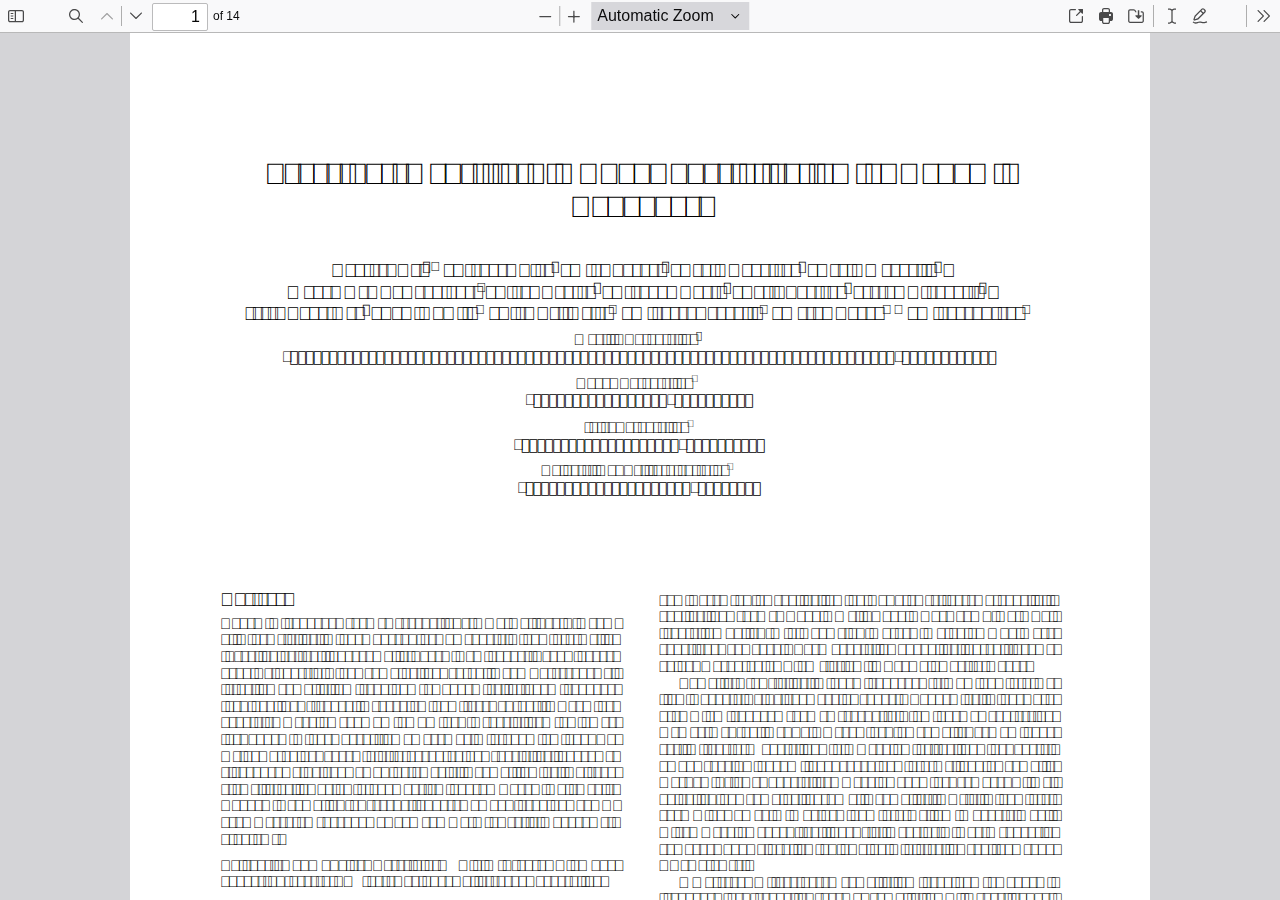
<file: plugins/pdfjs/web/viewer.html>
<!DOCTYPE html>
<!--
Copyright 2012 Mozilla Foundation

Licensed under the Apache License, Version 2.0 (the "License");
you may not use this file except in compliance with the License.
You may obtain a copy of the License at

    http://www.apache.org/licenses/LICENSE-2.0

Unless required by applicable law or agreed to in writing, software
distributed under the License is distributed on an "AS IS" BASIS,
WITHOUT WARRANTIES OR CONDITIONS OF ANY KIND, either express or implied.
See the License for the specific language governing permissions and
limitations under the License.

Adobe CMap resources are covered by their own copyright but the same license:

    Copyright 1990-2015 Adobe Systems Incorporated.

See https://github.com/adobe-type-tools/cmap-resources
-->
<html dir="ltr" mozdisallowselectionprint>
  <head>
    <meta charset="utf-8">
    <meta name="viewport" content="width=device-width, initial-scale=1, maximum-scale=1">
    <meta name="google" content="notranslate">
    <title>PDF.js viewer</title>

<!-- This snippet is used in production (included from viewer.html) -->
<link rel="resource" type="application/l10n" href="locale/locale.properties">
<script src="../build/pdf.js"></script>

    <link rel="stylesheet" href="viewer.css">

  <script src="viewer.js"></script>
  </head>

  <body tabindex="1">
    <div id="outerContainer">

      <div id="sidebarContainer">
        <div id="toolbarSidebar">
          <div id="toolbarSidebarLeft">
            <div id="sidebarViewButtons" class="splitToolbarButton toggled" role="radiogroup">
              <button id="viewThumbnail" class="toolbarButton toggled" title="Show Thumbnails" tabindex="2" data-l10n-id="thumbs" role="radio" aria-checked="true" aria-controls="thumbnailView">
                 <span data-l10n-id="thumbs_label">Thumbnails</span>
              </button>
              <button id="viewOutline" class="toolbarButton" title="Show Document Outline (double-click to expand/collapse all items)" tabindex="3" data-l10n-id="document_outline" role="radio" aria-checked="false" aria-controls="outlineView">
                 <span data-l10n-id="document_outline_label">Document Outline</span>
              </button>
              <button id="viewAttachments" class="toolbarButton" title="Show Attachments" tabindex="4" data-l10n-id="attachments" role="radio" aria-checked="false" aria-controls="attachmentsView">
                 <span data-l10n-id="attachments_label">Attachments</span>
              </button>
              <button id="viewLayers" class="toolbarButton" title="Show Layers (double-click to reset all layers to the default state)" tabindex="5" data-l10n-id="layers" role="radio" aria-checked="false" aria-controls="layersView">
                 <span data-l10n-id="layers_label">Layers</span>
              </button>
            </div>
          </div>

          <div id="toolbarSidebarRight">
            <div id="outlineOptionsContainer" class="hidden">
              <div class="verticalToolbarSeparator"></div>

              <button id="currentOutlineItem" class="toolbarButton" disabled="disabled" title="Find Current Outline Item" tabindex="6" data-l10n-id="current_outline_item">
                <span data-l10n-id="current_outline_item_label">Current Outline Item</span>
              </button>
            </div>
          </div>
        </div>
        <div id="sidebarContent">
          <div id="thumbnailView">
          </div>
          <div id="outlineView" class="hidden">
          </div>
          <div id="attachmentsView" class="hidden">
          </div>
          <div id="layersView" class="hidden">
          </div>
        </div>
        <div id="sidebarResizer"></div>
      </div>  <!-- sidebarContainer -->

      <div id="mainContainer">
        <div class="findbar hidden doorHanger" id="findbar">
          <div id="findbarInputContainer">
            <input id="findInput" class="toolbarField" title="Find" placeholder="Find in document…" tabindex="91" data-l10n-id="find_input" aria-invalid="false">
            <div class="splitToolbarButton">
              <button id="findPrevious" class="toolbarButton" title="Find the previous occurrence of the phrase" tabindex="92" data-l10n-id="find_previous">
                <span data-l10n-id="find_previous_label">Previous</span>
              </button>
              <div class="splitToolbarButtonSeparator"></div>
              <button id="findNext" class="toolbarButton" title="Find the next occurrence of the phrase" tabindex="93" data-l10n-id="find_next">
                <span data-l10n-id="find_next_label">Next</span>
              </button>
            </div>
          </div>

          <div id="findbarOptionsOneContainer">
            <input type="checkbox" id="findHighlightAll" class="toolbarField" tabindex="94">
            <label for="findHighlightAll" class="toolbarLabel" data-l10n-id="find_highlight">Highlight All</label>
            <input type="checkbox" id="findMatchCase" class="toolbarField" tabindex="95">
            <label for="findMatchCase" class="toolbarLabel" data-l10n-id="find_match_case_label">Match Case</label>
          </div>
          <div id="findbarOptionsTwoContainer">
            <input type="checkbox" id="findMatchDiacritics" class="toolbarField" tabindex="96">
            <label for="findMatchDiacritics" class="toolbarLabel" data-l10n-id="find_match_diacritics_label">Match Diacritics</label>
            <input type="checkbox" id="findEntireWord" class="toolbarField" tabindex="97">
            <label for="findEntireWord" class="toolbarLabel" data-l10n-id="find_entire_word_label">Whole Words</label>
          </div>

          <div id="findbarMessageContainer" aria-live="polite">
            <span id="findResultsCount" class="toolbarLabel"></span>
            <span id="findMsg" class="toolbarLabel"></span>
          </div>
        </div>  <!-- findbar -->

        <div class="editorParamsToolbar hidden doorHangerRight" id="editorFreeTextParamsToolbar">
          <div class="editorParamsToolbarContainer">
            <div class="editorParamsSetter">
              <label for="editorFreeTextColor" class="editorParamsLabel" data-l10n-id="editor_free_text_color">Color</label>
              <input type="color" id="editorFreeTextColor" class="editorParamsColor" tabindex="100">
            </div>
            <div class="editorParamsSetter">
              <label for="editorFreeTextFontSize" class="editorParamsLabel" data-l10n-id="editor_free_text_size">Size</label>
              <input type="range" id="editorFreeTextFontSize" class="editorParamsSlider" value="10" min="5" max="100" step="1" tabindex="101">
            </div>
          </div>
        </div>

        <div class="editorParamsToolbar hidden doorHangerRight" id="editorInkParamsToolbar">
          <div class="editorParamsToolbarContainer">
            <div class="editorParamsSetter">
              <label for="editorInkColor" class="editorParamsLabel" data-l10n-id="editor_ink_color">Color</label>
              <input type="color" id="editorInkColor" class="editorParamsColor" tabindex="102">
            </div>
            <div class="editorParamsSetter">
              <label for="editorInkThickness" class="editorParamsLabel" data-l10n-id="editor_ink_thickness">Thickness</label>
              <input type="range" id="editorInkThickness" class="editorParamsSlider" value="1" min="1" max="20" step="1" tabindex="103">
            </div>
            <div class="editorParamsSetter">
              <label for="editorInkOpacity" class="editorParamsLabel" data-l10n-id="editor_ink_opacity">Opacity</label>
              <input type="range" id="editorInkOpacity" class="editorParamsSlider" value="100" min="1" max="100" step="1" tabindex="104">
            </div>
          </div>
        </div>

        <div class="editorParamsToolbar hidden doorHangerRight" id="editorStampParamsToolbar">
          <div class="editorParamsToolbarContainer">
            <button id="editorStampAddImage" class="secondaryToolbarButton" title="Add image" tabindex="105" data-l10n-id="editor_stamp_add_image">
              <span data-l10n-id="editor_stamp_add_image_label">Add image</span>
            </button>
          </div>
        </div>

        <div id="secondaryToolbar" class="secondaryToolbar hidden doorHangerRight">
          <div id="secondaryToolbarButtonContainer">
            <button id="secondaryOpenFile" class="secondaryToolbarButton visibleLargeView" title="Open File" tabindex="51" data-l10n-id="open_file">
              <span data-l10n-id="open_file_label">Open</span>
            </button>

            <button id="secondaryPrint" class="secondaryToolbarButton visibleMediumView" title="Print" tabindex="52" data-l10n-id="print">
              <span data-l10n-id="print_label">Print</span>
            </button>

            <button id="secondaryDownload" class="secondaryToolbarButton visibleMediumView" title="Save" tabindex="53" data-l10n-id="save">
              <span data-l10n-id="save_label">Save</span>
            </button>

            <div class="horizontalToolbarSeparator visibleLargeView"></div>

            <button id="presentationMode" class="secondaryToolbarButton" title="Switch to Presentation Mode" tabindex="54" data-l10n-id="presentation_mode">
              <span data-l10n-id="presentation_mode_label">Presentation Mode</span>
            </button>

            <a href="#" id="viewBookmark" class="secondaryToolbarButton" title="Current Page (View URL from Current Page)" tabindex="55" data-l10n-id="bookmark1">
              <span data-l10n-id="bookmark1_label">Current Page</span>
            </a>

            <div id="viewBookmarkSeparator" class="horizontalToolbarSeparator"></div>

            <button id="firstPage" class="secondaryToolbarButton" title="Go to First Page" tabindex="56" data-l10n-id="first_page">
              <span data-l10n-id="first_page_label">Go to First Page</span>
            </button>
            <button id="lastPage" class="secondaryToolbarButton" title="Go to Last Page" tabindex="57" data-l10n-id="last_page">
              <span data-l10n-id="last_page_label">Go to Last Page</span>
            </button>

            <div class="horizontalToolbarSeparator"></div>

            <button id="pageRotateCw" class="secondaryToolbarButton" title="Rotate Clockwise" tabindex="58" data-l10n-id="page_rotate_cw">
              <span data-l10n-id="page_rotate_cw_label">Rotate Clockwise</span>
            </button>
            <button id="pageRotateCcw" class="secondaryToolbarButton" title="Rotate Counterclockwise" tabindex="59" data-l10n-id="page_rotate_ccw">
              <span data-l10n-id="page_rotate_ccw_label">Rotate Counterclockwise</span>
            </button>

            <div class="horizontalToolbarSeparator"></div>

            <div id="cursorToolButtons" role="radiogroup">
              <button id="cursorSelectTool" class="secondaryToolbarButton toggled" title="Enable Text Selection Tool" tabindex="60" data-l10n-id="cursor_text_select_tool" role="radio" aria-checked="true">
                <span data-l10n-id="cursor_text_select_tool_label">Text Selection Tool</span>
              </button>
              <button id="cursorHandTool" class="secondaryToolbarButton" title="Enable Hand Tool" tabindex="61" data-l10n-id="cursor_hand_tool" role="radio" aria-checked="false">
                <span data-l10n-id="cursor_hand_tool_label">Hand Tool</span>
              </button>
            </div>

            <div class="horizontalToolbarSeparator"></div>

            <div id="scrollModeButtons" role="radiogroup">
              <button id="scrollPage" class="secondaryToolbarButton" title="Use Page Scrolling" tabindex="62" data-l10n-id="scroll_page" role="radio" aria-checked="false">
                <span data-l10n-id="scroll_page_label">Page Scrolling</span>
              </button>
              <button id="scrollVertical" class="secondaryToolbarButton toggled" title="Use Vertical Scrolling" tabindex="63" data-l10n-id="scroll_vertical" role="radio" aria-checked="true">
                <span data-l10n-id="scroll_vertical_label" >Vertical Scrolling</span>
              </button>
              <button id="scrollHorizontal" class="secondaryToolbarButton" title="Use Horizontal Scrolling" tabindex="64" data-l10n-id="scroll_horizontal" role="radio" aria-checked="false">
                <span data-l10n-id="scroll_horizontal_label">Horizontal Scrolling</span>
              </button>
              <button id="scrollWrapped" class="secondaryToolbarButton" title="Use Wrapped Scrolling" tabindex="65" data-l10n-id="scroll_wrapped" role="radio" aria-checked="false">
                <span data-l10n-id="scroll_wrapped_label">Wrapped Scrolling</span>
              </button>
            </div>

            <div class="horizontalToolbarSeparator"></div>

            <div id="spreadModeButtons" role="radiogroup">
              <button id="spreadNone" class="secondaryToolbarButton toggled" title="Do not join page spreads" tabindex="66" data-l10n-id="spread_none" role="radio" aria-checked="true">
                <span data-l10n-id="spread_none_label">No Spreads</span>
              </button>
              <button id="spreadOdd" class="secondaryToolbarButton" title="Join page spreads starting with odd-numbered pages" tabindex="67" data-l10n-id="spread_odd" role="radio" aria-checked="false">
                <span data-l10n-id="spread_odd_label">Odd Spreads</span>
              </button>
              <button id="spreadEven" class="secondaryToolbarButton" title="Join page spreads starting with even-numbered pages" tabindex="68" data-l10n-id="spread_even" role="radio" aria-checked="false">
                <span data-l10n-id="spread_even_label">Even Spreads</span>
              </button>
            </div>

            <div class="horizontalToolbarSeparator"></div>

            <button id="documentProperties" class="secondaryToolbarButton" title="Document Properties…" tabindex="69" data-l10n-id="document_properties" aria-controls="documentPropertiesDialog">
              <span data-l10n-id="document_properties_label">Document Properties…</span>
            </button>
          </div>
        </div>  <!-- secondaryToolbar -->

        <div class="toolbar">
          <div id="toolbarContainer">
            <div id="toolbarViewer">
              <div id="toolbarViewerLeft">
                <button id="sidebarToggle" class="toolbarButton" title="Toggle Sidebar" tabindex="11" data-l10n-id="toggle_sidebar" aria-expanded="false" aria-controls="sidebarContainer">
                  <span data-l10n-id="toggle_sidebar_label">Toggle Sidebar</span>
                </button>
                <div class="toolbarButtonSpacer"></div>
                <button id="viewFind" class="toolbarButton" title="Find in Document" tabindex="12" data-l10n-id="findbar" aria-expanded="false" aria-controls="findbar">
                  <span data-l10n-id="findbar_label">Find</span>
                </button>
                <div class="splitToolbarButton hiddenSmallView">
                  <button class="toolbarButton" title="Previous Page" id="previous" tabindex="13" data-l10n-id="previous">
                    <span data-l10n-id="previous_label">Previous</span>
                  </button>
                  <div class="splitToolbarButtonSeparator"></div>
                  <button class="toolbarButton" title="Next Page" id="next" tabindex="14" data-l10n-id="next">
                    <span data-l10n-id="next_label">Next</span>
                  </button>
                </div>
                <input type="number" id="pageNumber" class="toolbarField" title="Page" value="1" min="1" tabindex="15" data-l10n-id="page" autocomplete="off">
                <span id="numPages" class="toolbarLabel"></span>
              </div>
              <div id="toolbarViewerRight">
                <button id="openFile" class="toolbarButton hiddenLargeView" title="Open File" tabindex="31" data-l10n-id="open_file">
                  <span data-l10n-id="open_file_label">Open</span>
                </button>

                <button id="print" class="toolbarButton hiddenMediumView" title="Print" tabindex="32" data-l10n-id="print">
                  <span data-l10n-id="print_label">Print</span>
                </button>

                <button id="download" class="toolbarButton hiddenMediumView" title="Save" tabindex="33" data-l10n-id="save">
                  <span data-l10n-id="save_label">Save</span>
                </button>

                <div class="verticalToolbarSeparator hiddenMediumView"></div>

                <div id="editorModeButtons" class="splitToolbarButton toggled" role="radiogroup">
                  <button id="editorFreeText" class="toolbarButton" disabled="disabled" title="Text" role="radio" aria-checked="false" aria-controls="editorFreeTextParamsToolbar" tabindex="34" data-l10n-id="editor_free_text2">
                    <span data-l10n-id="editor_free_text2_label">Text</span>
                  </button>
                  <button id="editorInk" class="toolbarButton" disabled="disabled" title="Draw" role="radio" aria-checked="false" aria-controls="editorInkParamsToolbar" tabindex="35" data-l10n-id="editor_ink2">
                    <span data-l10n-id="editor_ink2_label">Draw</span>
                  </button>
                  <button id="editorStamp" class="toolbarButton hidden" disabled="disabled" title="Add or edit images" role="radio" aria-checked="false" aria-controls="editorStampParamsToolbar" tabindex="36" data-l10n-id="editor_stamp1">
                    <span data-l10n-id="editor_stamp1_label">Add or edit images</span>
                  </button>
                </div>

                <div id="editorModeSeparator" class="verticalToolbarSeparator"></div>

                <button id="secondaryToolbarToggle" class="toolbarButton" title="Tools" tabindex="48" data-l10n-id="tools" aria-expanded="false" aria-controls="secondaryToolbar">
                  <span data-l10n-id="tools_label">Tools</span>
                </button>
              </div>
              <div id="toolbarViewerMiddle">
                <div class="splitToolbarButton">
                  <button id="zoomOut" class="toolbarButton" title="Zoom Out" tabindex="21" data-l10n-id="zoom_out">
                    <span data-l10n-id="zoom_out_label">Zoom Out</span>
                  </button>
                  <div class="splitToolbarButtonSeparator"></div>
                  <button id="zoomIn" class="toolbarButton" title="Zoom In" tabindex="22" data-l10n-id="zoom_in">
                    <span data-l10n-id="zoom_in_label">Zoom In</span>
                   </button>
                </div>
                <span id="scaleSelectContainer" class="dropdownToolbarButton">
                  <select id="scaleSelect" title="Zoom" tabindex="23" data-l10n-id="zoom">
                    <option id="pageAutoOption" title="" value="auto" selected="selected" data-l10n-id="page_scale_auto">Automatic Zoom</option>
                    <option id="pageActualOption" title="" value="page-actual" data-l10n-id="page_scale_actual">Actual Size</option>
                    <option id="pageFitOption" title="" value="page-fit" data-l10n-id="page_scale_fit">Page Fit</option>
                    <option id="pageWidthOption" title="" value="page-width" data-l10n-id="page_scale_width">Page Width</option>
                    <option id="customScaleOption" title="" value="custom" disabled="disabled" hidden="true"></option>
                    <option title="" value="0.5" data-l10n-id="page_scale_percent" data-l10n-args='{ "scale": 50 }'>50%</option>
                    <option title="" value="0.75" data-l10n-id="page_scale_percent" data-l10n-args='{ "scale": 75 }'>75%</option>
                    <option title="" value="1" data-l10n-id="page_scale_percent" data-l10n-args='{ "scale": 100 }'>100%</option>
                    <option title="" value="1.25" data-l10n-id="page_scale_percent" data-l10n-args='{ "scale": 125 }'>125%</option>
                    <option title="" value="1.5" data-l10n-id="page_scale_percent" data-l10n-args='{ "scale": 150 }'>150%</option>
                    <option title="" value="2" data-l10n-id="page_scale_percent" data-l10n-args='{ "scale": 200 }'>200%</option>
                    <option title="" value="3" data-l10n-id="page_scale_percent" data-l10n-args='{ "scale": 300 }'>300%</option>
                    <option title="" value="4" data-l10n-id="page_scale_percent" data-l10n-args='{ "scale": 400 }'>400%</option>
                  </select>
                </span>
              </div>
            </div>
            <div id="loadingBar">
              <div class="progress">
                <div class="glimmer">
                </div>
              </div>
            </div>
          </div>
        </div>

        <div id="viewerContainer" tabindex="0">
          <div id="viewer" class="pdfViewer"></div>
        </div>
      </div> <!-- mainContainer -->

      <div id="dialogContainer">
        <dialog id="passwordDialog">
          <div class="row">
            <label for="password" id="passwordText" data-l10n-id="password_label">Enter the password to open this PDF file:</label>
          </div>
          <div class="row">
            <input type="password" id="password" class="toolbarField">
          </div>
          <div class="buttonRow">
            <button id="passwordCancel" class="dialogButton"><span data-l10n-id="password_cancel">Cancel</span></button>
            <button id="passwordSubmit" class="dialogButton"><span data-l10n-id="password_ok">OK</span></button>
          </div>
        </dialog>
        <dialog id="documentPropertiesDialog">
          <div class="row">
            <span id="fileNameLabel" data-l10n-id="document_properties_file_name">File name:</span>
            <p id="fileNameField" aria-labelledby="fileNameLabel">-</p>
          </div>
          <div class="row">
            <span id="fileSizeLabel" data-l10n-id="document_properties_file_size">File size:</span>
            <p id="fileSizeField" aria-labelledby="fileSizeLabel">-</p>
          </div>
          <div class="separator"></div>
          <div class="row">
            <span id="titleLabel" data-l10n-id="document_properties_title">Title:</span>
            <p id="titleField" aria-labelledby="titleLabel">-</p>
          </div>
          <div class="row">
            <span id="authorLabel" data-l10n-id="document_properties_author">Author:</span>
            <p id="authorField" aria-labelledby="authorLabel">-</p>
          </div>
          <div class="row">
            <span id="subjectLabel" data-l10n-id="document_properties_subject">Subject:</span>
            <p id="subjectField" aria-labelledby="subjectLabel">-</p>
          </div>
          <div class="row">
            <span id="keywordsLabel" data-l10n-id="document_properties_keywords">Keywords:</span>
            <p id="keywordsField" aria-labelledby="keywordsLabel">-</p>
          </div>
          <div class="row">
            <span id="creationDateLabel" data-l10n-id="document_properties_creation_date">Creation Date:</span>
            <p id="creationDateField" aria-labelledby="creationDateLabel">-</p>
          </div>
          <div class="row">
            <span id="modificationDateLabel" data-l10n-id="document_properties_modification_date">Modification Date:</span>
            <p id="modificationDateField" aria-labelledby="modificationDateLabel">-</p>
          </div>
          <div class="row">
            <span id="creatorLabel" data-l10n-id="document_properties_creator">Creator:</span>
            <p id="creatorField" aria-labelledby="creatorLabel">-</p>
          </div>
          <div class="separator"></div>
          <div class="row">
            <span id="producerLabel" data-l10n-id="document_properties_producer">PDF Producer:</span>
            <p id="producerField" aria-labelledby="producerLabel">-</p>
          </div>
          <div class="row">
            <span id="versionLabel" data-l10n-id="document_properties_version">PDF Version:</span>
            <p id="versionField" aria-labelledby="versionLabel">-</p>
          </div>
          <div class="row">
            <span id="pageCountLabel" data-l10n-id="document_properties_page_count">Page Count:</span>
            <p id="pageCountField" aria-labelledby="pageCountLabel">-</p>
          </div>
          <div class="row">
            <span id="pageSizeLabel" data-l10n-id="document_properties_page_size">Page Size:</span>
            <p id="pageSizeField" aria-labelledby="pageSizeLabel">-</p>
          </div>
          <div class="separator"></div>
          <div class="row">
            <span id="linearizedLabel" data-l10n-id="document_properties_linearized">Fast Web View:</span>
            <p id="linearizedField" aria-labelledby="linearizedLabel">-</p>
          </div>
          <div class="buttonRow">
            <button id="documentPropertiesClose" class="dialogButton"><span data-l10n-id="document_properties_close">Close</span></button>
          </div>
        </dialog>
        <dialog id="altTextDialog" aria-labelledby="dialogLabel" aria-describedby="dialogDescription">
          <div id="altTextContainer">
            <div id="overallDescription">
              <span id="dialogLabel" data-l10n-id="editor_alt_text_dialog_label" class="title">Choose an option</span>
              <span id="dialogDescription" data-l10n-id="editor_alt_text_dialog_description">
                Alt text (alternative text) helps when people can’t see the image or when it doesn’t load.
              </span>
            </div>
            <div id="addDescription">
              <div class="radio">
                <div class="radioButton">
                  <input type="radio" id="descriptionButton" name="altTextOption" tabindex="0" aria-describedby="descriptionAreaLabel" checked>
                  <label for="descriptionButton" data-l10n-id="editor_alt_text_add_description_label">Add a description</label>
                </div>
                <div class="radioLabel">
                  <span id="descriptionAreaLabel" data-l10n-id="editor_alt_text_add_description_description">
                    Aim for 1-2 sentences that describe the subject, setting, or actions.
                  </span>
                </div>
              </div>
              <div class="descriptionArea">
                <textarea id="descriptionTextarea" placeholder="For example, “A young man sits down at a table to eat a meal”" aria-labelledby="descriptionAreaLabel" data-l10n-id="editor_alt_text_textarea" tabindex="0"></textarea>
              </div>
            </div>
            <div id="markAsDecorative">
              <div class="radio">
                <div class="radioButton">
                  <input type="radio" id="decorativeButton" name="altTextOption" aria-describedby="decorativeLabel">
                  <label for="decorativeButton" data-l10n-id="editor_alt_text_mark_decorative_label">Mark as decorative</label>
                </div>
                <div class="radioLabel">
                  <span id="decorativeLabel" data-l10n-id="editor_alt_text_mark_decorative_description">
                    This is used for ornamental images, like borders or watermarks.
                  </span>
                </div>
              </div>
            </div>
            <div id="buttons">
              <button id="altTextCancel" tabindex="0"><span data-l10n-id="editor_alt_text_cancel_button">Cancel</span></button>
              <button id="altTextSave" tabindex="0"><span data-l10n-id="editor_alt_text_save_button">Save</span></button>
            </div>
          </div>
        </dialog>
        <dialog id="printServiceDialog" style="min-width: 200px;">
          <div class="row">
            <span data-l10n-id="print_progress_message">Preparing document for printing…</span>
          </div>
          <div class="row">
            <progress value="0" max="100"></progress>
            <span data-l10n-id="print_progress_percent" data-l10n-args='{ "progress": 0 }' class="relative-progress">0%</span>
          </div>
          <div class="buttonRow">
            <button id="printCancel" class="dialogButton"><span data-l10n-id="print_progress_close">Cancel</span></button>
          </div>
        </dialog>
      </div>  <!-- dialogContainer -->

    </div> <!-- outerContainer -->
    <div id="printContainer"></div>

    <input type="file" id="fileInput" class="hidden">
  </body>
</html>
</file>
<file: styles/main_styles.css>
@charset "utf-8";
/* CSS Document */

/******************************

COLOR PALETTE




[Table of Contents]

1. Fonts
2. Body and some general stuff
3. Home
	3.1 Currency
	3.2 Language
	3.3 Account
	3.4 Main Navigation
	3.5 Hamburger Menu
	3.6 Logo
	3.7 Main Slider
4. Banner
5. New Arrivals
	5.1 New Arrivals Sorting
	5.2 New Arrivals Products Grid
6. Deal of the week
7. Best Sellers
	7.1 Slider Nav
8. Benefit
9. Blogs
10. Newsletter
11. Footer



******************************/

/***********
1. Fonts
***********/

@import url('https://fonts.googleapis.com/css?family=Poppins:400,500,600,700,900');

/*********************************
2. Body and some general stuff
*********************************/

*
{
	margin: 0;
	padding: 0;
}
body
{
	font-family: 'Poppins', sans-serif;
	font-size: 14px;
	line-height: 23px;
	font-weight: 400;
	background: #FFFFFF;
	color: #1e1e27;
}
div
{
	display: block;
	position: relative;
	-webkit-box-sizing: border-box;
    -moz-box-sizing: border-box;
    box-sizing: border-box;
}
ul
{
	list-style: none;
	margin-bottom: 0px;
}
p
{
	font-family: 'Poppins', sans-serif;
	font-size: 14px;
	line-height: 1.7;
	font-weight: 500;
	color: #989898;
	-webkit-font-smoothing: antialiased;
	-webkit-text-shadow: rgba(0,0,0,.01) 0 0 1px;
	text-shadow: rgba(0,0,0,.01) 0 0 1px;
}
p a
{
	display: inline;
	position: relative;
	color: inherit;
	border-bottom: solid 2px #fde0db;
	-webkit-transition: all 200ms ease;
	-moz-transition: all 200ms ease;
	-ms-transition: all 200ms ease;
	-o-transition: all 200ms ease;
	transition: all 200ms ease;
}
a, a:hover, a:visited, a:active, a:link
{
	text-decoration: none;
	-webkit-font-smoothing: antialiased;
	-webkit-text-shadow: rgba(0,0,0,.01) 0 0 1px;
	text-shadow: rgba(0,0,0,.01) 0 0 1px;
}
p a:active
{
	position: relative;
	color: #FF6347;
}
p a:hover
{
	color: #FF6347;
	background: #fde0db;
}
p a:hover::after
{
	opacity: 0.2;
}
::selection
{
	background: #fde0db;
	color: #FF6347;
}
p::selection
{
	background: #fde0db;
}
h1{font-size: 72px;}
h2{font-size: 40px;}
h3{font-size: 28px;}
h4{font-size: 24px;}
h5{font-size: 16px;}
h6{font-size: 14px;}
h1, h2, h3, h4, h5, h6
{
	color: #282828;
	-webkit-font-smoothing: antialiased;
	-webkit-text-shadow: rgba(0,0,0,.01) 0 0 1px;
	text-shadow: rgba(0,0,0,.01) 0 0 1px;
}
h1::selection,
h2::selection,
h3::selection,
h4::selection,
h5::selection,
h6::selection
{

}
::-webkit-input-placeholder
{
	font-size: 16px !important;
	font-weight: 500;
	color: #777777 !important;
}
:-moz-placeholder /* older Firefox*/
{
	font-size: 16px !important;
	font-weight: 500;
	color: #777777 !important;
}
::-moz-placeholder /* Firefox 19+ */
{
	font-size: 16px !important;
	font-weight: 500;
	color: #777777 !important;
}
:-ms-input-placeholder
{
	font-size: 16px !important;
	font-weight: 500;
	color: #777777 !important;
}
::input-placeholder
{
	font-size: 16px !important;
	font-weight: 500;
	color: #777777 !important;
}
.form-control
{
	color: #db5246;
}
section
{
	display: block;
	position: relative;
	box-sizing: border-box;
}
.clear
{
	clear: both;
}
.clearfix::before, .clearfix::after
{
	content: "";
	display: table;
}
.clearfix::after
{
	clear: both;
}
.clearfix
{
	zoom: 1;
}
.float_left
{
	float: left;
}
.float_right
{
	float: right;
}
.trans_200
{
	-webkit-transition: all 200ms ease;
	-moz-transition: all 200ms ease;
	-ms-transition: all 200ms ease;
	-o-transition: all 200ms ease;
	transition: all 200ms ease;
}
.trans_300
{
	-webkit-transition: all 300ms ease;
	-moz-transition: all 300ms ease;
	-ms-transition: all 300ms ease;
	-o-transition: all 300ms ease;
	transition: all 300ms ease;
}
.trans_400
{
	-webkit-transition: all 400ms ease;
	-moz-transition: all 400ms ease;
	-ms-transition: all 400ms ease;
	-o-transition: all 400ms ease;
	transition: all 400ms ease;
}
.trans_500
{
	-webkit-transition: all 500ms ease;
	-moz-transition: all 500ms ease;
	-ms-transition: all 500ms ease;
	-o-transition: all 500ms ease;
	transition: all 500ms ease;
}
.fill_height
{
	height: 100%;
}
.super_container
{
	width: 100%;
	overflow: hidden;
}

/*********************************
3. Home
*********************************/

.header
{
	position: fixed;
	top: 0;
	left: 0;
	width: 100%;
	background: #FFFFFF;
	z-index: 10;
}
.top_nav
{
	width: 100%;
	height: 50px;
	background: #1e1e27;
}
.top_nav_left
{
	height: 50px;
	line-height: 50px;
	font-size: 13px;
	color: #b5aec4;
	text-transform: uppercase;
}

/*********************************
3.1 Currency
*********************************/

.currency
{
	display: inline-block;
	position: relative;
	min-width: 50px;
	border-right: solid 1px #33333b;
	padding-right: 20px;
	padding-left: 20px;
	text-align: center;
	vertical-align: middle;
	background: #1e1e27;
}
.currency > a
{
	display: block;
	color: #b5aec4;
	font-weight: 400;
	height: 50px;
	line-height: 50px;
	font-size: 13px;
	text-transform: uppercase;
}
.currency > a > i
{
	margin-left: 8px;
}
.currency:hover .currency_selection
{
	visibility: visible;
	opacity: 1;
	top: 100%;
}
.currency_selection
{
	display: block;
	position: absolute;
	right: 0;
	top: 120%;
	margin: 0;
	width: 100%;
	background: #FFFFFF;
	visibility: hidden;
	opacity: 0;
	z-index: 1;
	box-shadow: 0 0 25px rgba(63, 78, 100, 0.15);
	-webkit-transition: opacity 0.3s ease;
	-moz-transition: opacity 0.3s ease;
	-ms-transition: opacity 0.3s ease;
	-o-transition: opacity 0.3s ease;
	transition: all 0.3s ease;
}
.currency_selection li
{
	padding-left: 10px;
	padding-right: 10px;
	line-height: 50px;
}
.currency_selection li a
{
	display: block;
	color: #232530;
	border-bottom: solid 1px #dddddd;
	font-size: 13px;
	text-transform: uppercase;
	-webkit-transition: opacity 0.3s ease;
	-moz-transition: opacity 0.3s ease;
	-ms-transition: opacity 0.3s ease;
	-o-transition: opacity 0.3s ease;
	transition: all 0.3s ease;
}
.currency_selection li a:hover
{
	color: #b5aec4;
}
.currency_selection li:last-child a
{
	border-bottom: none;
}

/*********************************
3.2 Language
*********************************/

.language
{
	display: inline-block;
	position: relative;
	min-width: 50px;
	border-right: solid 1px #33333b;
	padding-right: 20px;
	padding-left: 20px;
	text-align: center;
	vertical-align: middle;
	background: #1e1e27;
}
.language > a
{
	display: block;
	color: #b5aec4;
	font-weight: 400;
	height: 50px;
	line-height: 50px;
	font-size: 13px;
}
.language > a > i
{
	margin-left: 8px;
}
.language:hover .language_selection
{
	visibility: visible;
	opacity: 1;
	top: 100%;
}
.language_selection
{
	display: block;
	position: absolute;
	right: 0;
	top: 120%;
	margin: 0;
	width: 100%;
	background: #FFFFFF;
	visibility: hidden;
	opacity: 0;
	z-index: 1;
	box-shadow: 0 0 25px rgba(63, 78, 100, 0.15);
	-webkit-transition: opacity 0.3s ease;
	-moz-transition: opacity 0.3s ease;
	-ms-transition: opacity 0.3s ease;
	-o-transition: opacity 0.3s ease;
	transition: all 0.3s ease;
}
.language_selection li
{
	padding-left: 10px;
	padding-right: 10px;
	line-height: 50px;
}
.language_selection li a
{
	display: block;
	color: #232530;
	border-bottom: solid 1px #dddddd;
	font-size: 13px;
	-webkit-transition: opacity 0.3s ease;
	-moz-transition: opacity 0.3s ease;
	-ms-transition: opacity 0.3s ease;
	-o-transition: opacity 0.3s ease;
	transition: all 0.3s ease;
}
.language_selection li a:hover
{
	color: #b5aec4;
}
.language_selection li:last-child a
{
	border-bottom: none;
}

/*********************************
3.3 Account
*********************************/

.account
{
	display: inline-block;
	position: relative;
	min-width: 50px;
	padding-left: 20px;
	text-align: center;
	vertical-align: middle;
	background: #1e1e27;
}
.account > a
{
	display: block;
	color: #b5aec4;
	font-weight: 400;
	height: 50px;
	line-height: 50px;
	font-size: 13px;
}
.account > a > i
{
	margin-left: 8px;
}
.account:hover .account_selection
{
	visibility: visible;
	opacity: 1;
	top: 100%;
}
.account_selection
{
	display: block;
	position: absolute;
	right: 0;
	top: 120%;
	margin: 0;
	width: 100%;
	background: #FFFFFF;
	visibility: hidden;
	opacity: 0;
	z-index: 1;
	box-shadow: 0 0 25px rgba(63, 78, 100, 0.15);
	-webkit-transition: opacity 0.3s ease;
	-moz-transition: opacity 0.3s ease;
	-ms-transition: opacity 0.3s ease;
	-o-transition: opacity 0.3s ease;
	transition: all 0.3s ease;
}
.account_selection li
{
	padding-left: 10px;
	padding-right: 10px;
	line-height: 50px;
}
.account_selection li a
{
	display: block;
	color: #232530;
	border-bottom: solid 1px #dddddd;
	font-size: 14px;
	-webkit-transition: all 0.3s ease;
	-moz-transition: all 0.3s ease;
	-ms-transition: all 0.3s ease;
	-o-transition: all 0.3s ease;
	transition: all 0.3s ease;
}
.account_selection li a:hover
{
	color: #b5aec4;
}
.account_selection li:last-child a
{
	border-bottom: none;
}
.account_selection li a i
{
	margin-right: 10px;
}

/*********************************
3.4 Main Navigation
*********************************/

.main_nav_container
{
	width: 100%;
	background: #FFFFFF;
	box-shadow: 0 0 16px rgba(0, 0, 0, 0.15);
}
.navbar
{
	width: auto;
	height: 100px;
	float: right;
	padding-left: 0px;
	padding-right: 0px;
}
.navbar_menu li
{
	display: inline-block;
}
.navbar_menu li a
{
	display: block;
	color: #1e1e27;
	font-size: 16px;
	font-weight: 500;
	text-transform: uppercase;
	padding: 20px;
	-webkit-transition: color 0.3s ease;
	-moz-transition: color 0.3s ease;
	-ms-transition: color 0.3s ease;
	-o-transition: color 0.3s ease;
	transition: color 0.3s ease;
}
.navbar_menu li a:hover
{
	color: #b5aec4;
}
.navbar_user
{
	margin-left: 37px;
}
.navbar_user li
{
	display: inline-block;
	text-align: center;
}
.navbar_user li a
{
	display: -webkit-box;
	display: -moz-box;
	display: -ms-flexbox;
	display: -webkit-flex;
	display: flex;
	flex-direction: column;
	justify-content: center;
	align-items: center;
	position: relative;
	width: 40px;
	height: 40px;
	color: #1e1e27;
	-webkit-transition: color 0.3s ease;
	-moz-transition: color 0.3s ease;
	-ms-transition: color 0.3s ease;
	-o-transition: color 0.3s ease;
	transition: color 0.3s ease;
}
.navbar_user li a:hover
{
	color: #b5aec4;
}
.checkout a
{
	background: #eceff6;
	border-radius: 50%;
}
.checkout_items
{
	display: -webkit-box;
	display: -moz-box;
	display: -ms-flexbox;
	display: -webkit-flex;
	display: flex;
	flex-direction: column;
	justify-content: center;
	align-items: center;
	position: absolute;
	top: -9px;
	left: 22px;
	width: 20px;
	height: 20px;
	border-radius: 50%;
	background: #fe4c50;
	font-size: 12px;
	color: #FFFFFF;
}

/*********************************
3.5 Hamburger Menu
*********************************/

.hamburger_container
{
	display: none;
	margin-left: 40px;
}
.hamburger_container i
{
	font-size: 24px;
	color: #1e1e27;
	-webkit-transition: all 300ms ease;
	-moz-transition: all 300ms ease;
	-ms-transition: all 300ms ease;
	-o-transition: all 300ms ease;
	transition: all 300ms ease;
}
.hamburger_container:hover i
{
	color: #b5aec4;
}
.hamburger_menu
{
	position: fixed;
	top: 0;
	right: -400px;
	width: 400px;
	height: 100vh;
	background: rgba(255,255,255,0.95);
	z-index: 10;
	-webkit-transition: all 300ms ease;
	-moz-transition: all 300ms ease;
	-ms-transition: all 300ms ease;
	-o-transition: all 300ms ease;
	transition: all 300ms ease;
}
.hamburger_menu.active
{
	right: 0;
}
.fs_menu_overlay
{
	position: fixed;
	top: 0;
	left: 0;
	width: 100vw;
	height: 100vh;
	z-index: 9;
	background: rgba(255,255,255,0);
	pointer-events: none;
	-webkit-transition: all 200ms ease;
	-moz-transition: all 200ms ease;
	-ms-transition: all 200ms ease;
	-o-transition: all 200ms ease;
	transition: all 200ms ease;
}
.hamburger_close
{
	position: absolute;
	top: 26px;
	right: 10px;
	padding: 10px;
	z-index: 1;
}
.hamburger_close i
{
	font-size: 24px;
	color: #1e1e27;
	-webkit-transition: all 300ms ease;
	-moz-transition: all 300ms ease;
	-ms-transition: all 300ms ease;
	-o-transition: all 300ms ease;
	transition: all 300ms ease;
}
.hamburger_close:hover i
{
	color: #b5aec4;
}
.hamburger_menu_content
{
	padding-top: 100px;
	width: 100%;
	height: 100%;
	padding-right: 20px;
}
.menu_item
{
	display: block;
	position: relative;
	border-bottom: solid 1px #b5aec4;
	vertical-align: middle;
}
.menu_item > a
{
	display: block;
	color: #1e1e27;
	font-weight: 500;
	height: 50px;
	line-height: 50px;
	font-size: 14px;
	text-transform: uppercase;
}
.menu_item > a:hover
{
	color: #b5aec4;
}
.menu_item > a > i
{
	margin-left: 8px;
}
.menu_item.active .menu_selection
{
	display: block;
	visibility: visible;
	opacity: 1;
}
.menu_selection
{
	margin: 0;
	width: 100%;
	max-height: 0;
	overflow: hidden;
	z-index: 1;
	-webkit-transition: all 0.3s ease;
	-moz-transition: all 0.3s ease;
	-ms-transition: all 0.3s ease;
	-o-transition: all 0.3s ease;
	transition: all 0.3s ease;
}
.menu_selection li
{
	padding-left: 10px;
	padding-right: 10px;
	line-height: 50px;
}
.menu_selection li a
{
	display: block;
	color: #232530;
	border-bottom: solid 1px #dddddd;
	font-size: 13px;
	text-transform: uppercase;
	-webkit-transition: opacity 0.3s ease;
	-moz-transition: opacity 0.3s ease;
	-ms-transition: opacity 0.3s ease;
	-o-transition: opacity 0.3s ease;
	transition: all 0.3s ease;
}
.menu_selection li a:hover
{
	color: #b5aec4;
}
.menu_selection li:last-child a
{
	border-bottom: none;
}

/*********************************
3.6 Logo
*********************************/

.logo_container
{
	position: absolute;
	top: 50%;
	-webkit-transform: translateY(-50%);
	-moz-transform: translateY(-50%);
	-ms-transform: translateY(-50%);
	-o-transform: translateY(-50%);
	transform: translateY(-50%);
	left: 15px;
}
.logo_container a
{
	font-size: 24px;
	color: #1e1e27;
	font-weight: 700;
	text-transform: uppercase;
}
.logo_container a span
{
	color: #fe4c50;
}

/*********************************
3.7 Main Slider
*********************************/

.main_slider
{
	width: 100%;
	height: 700px;
	background-repeat: no-repeat;
	background-size: cover;
	background-position: center center;
	margin-top: 150px;
}
.main_slider_content
{
	width: 60%;
}
.main_slider_content h6
{
	font-weight: 500;
	text-transform: uppercase;
	margin-bottom: 29px;
}
.main_slider_content h1
{
	font-weight: 400;
	line-height: 1;
}
.red_button
{
	display: -webkit-inline-box;
	display: -moz-inline-box;
	display: -ms-inline-flexbox;
	display: -webkit-inline-flex;
	display: inline-flex;
	flex-direction: column;
	justify-content: center;
	align-items: center;
	width: auto;
	height: 40px;
	background: #fe4c50;
	border-radius: 3px;
	-webkit-transition: all 0.3s ease;
	-moz-transition: all 0.3s ease;
	-ms-transition: all 0.3s ease;
	-o-transition: all 0.3s ease;
	transition: all 0.3s ease;
}
.red_button:hover
{
	background: #FE7C7F !important;
}
.red_button a
{
	display: block;
	color: #FFFFFF;
	text-transform: uppercase;
	font-size: 14px;
	font-weight: 500;
	text-align: center;
	line-height: 40px;
	width: 100%;
}
.shop_now_button
{
	width: 140px;
	margin-top: 32px;
}

/*********************************
4. Banner
*********************************/

.banner
{
	width: 100%;
	margin-top: 30px;
}
.banner_item
{
	display: -webkit-box;
	display: -moz-box;
	display: -ms-flexbox;
	display: -webkit-flex;
	display: flex;
	flex-direction: column;
	justify-content: center;
	align-items: center;
	height: 265px;
	background-repeat: no-repeat;
	background-size: cover;
	background-position: center center;
}
.banner_category
{
	height: 50px;
	background: #FFFFFF;
	min-width: 180px;
	padding-left: 25px;
	padding-right: 25px;
}
.banner_category a
{
	display: block;
	color: #1e1e27;
	text-transform: uppercase;
	font-size: 22px;
	font-weight: 600;
	text-align: center;
	line-height: 50px;
	width: 100%;
	-webkit-transition: color 0.3s ease;
	-moz-transition: color 0.3s ease;
	-ms-transition: color 0.3s ease;
	-o-transition: color 0.3s ease;
	transition: color 0.3s ease;
}
.banner_category a:hover
{
	color: #b5aec4;
}

/*********************************
5. New Arrivals
*********************************/

.new_arrivals
{
	width: 100%;
}
.new_arrivals_title
{
	margin-top: 74px;
}

/*********************************
5.1 New Arrivals Sorting
*********************************/

.new_arrivals_sorting
{
	display: inline-block;
	border-radius: 3px;
	margin-top: 59px;
	overflow: visible;
}
.grid_sorting_button
{
	height: 40px;
	min-width: 102px;
	padding-left: 25px;
	padding-right: 25px;
	cursor: pointer;
	border: solid 1px #ebebeb;
	font-size: 14px;
	font-weight: 500;
	text-transform: uppercase;
	background: #FFFFFF;
	border-radius: 3px;
	margin: 0;
	float: left;
	margin-left: -1px;
}
.grid_sorting_button:first-child
{
	margin-left: 0px;
}
.grid_sorting_button:last-child
{

}
.grid_sorting_button.active:hover
{
	background: #FE7C7F !important;
}
.grid_sorting_button.active
{
	color: #FFFFFF;
	background: #fe4c50;
}

/*********************************
5.2 New Arrivals Products Grid
*********************************/

.product-grid
{
	width: 100%;
	margin-top: 57px;
}
.product-item
{
	width: 20%;
	height: 380px;
	cursor: pointer;
}
.product-item::after
{
	display: block;
	position: absolute;
	top: 0;
	left: -1px;
	width: calc(100% + 1px);
	height: 100%;
	pointer-events: none;
	content: '';
	border: solid 2px rgba(235,235,235,0);
	border-radius: 3px;
	-webkit-transition: all 0.3s ease;
	-moz-transition: all 0.3s ease;
	-ms-transition: all 0.3s ease;
	-o-transition: all 0.3s ease;
	transition: all 0.3s ease;
}
.product-item:hover::after
{
	box-shadow: 0 25px 29px rgba(63, 78, 100, 0.15);
	border: solid 2px rgba(235,235,235,1);
}
.product
{
	width: 100%;
	height: 340px;
	border-right: solid 1px #e9e9e9;
}
.product_image
{
	width: 100%;
}
.product_image img
{
	width: 100%;
}
.product_info
{
	text-align: center;
	padding-left: 10px;
	padding-right: 10px;
}
.product_name
{
	margin-top: 27px;
}
.product_name a
{
	color: #1e1e27;
	line-height: 20px;
}
.product_name:hover a
{
	color: #b5aec4;
}
.discount .product_info .product_price
{
	font-size: 14px;
}
.product_price
{
	font-size: 16px;
	color: #fe4c50;
	font-weight: 600;
}
.product_price span
{
	font-size: 12px;
	margin-left: 10px;
	color: #b5aec4;
	text-decoration: line-through;
}
.product_bubble
{
	position: absolute;
	top: 15px;
	width: 50px;
	height: 22px;
	border-radius: 3px;
	text-transform: uppercase;
}
.product_bubble span
{
	font-size: 12px;
	font-weight: 600;
	color: #FFFFFF;
}
.product_bubble_right::after
{
	content: ' ';
	position: absolute;
	width: 0;
	height: 0;
	left: 6px;
	right: auto;
	top: auto;
	bottom: -6px;
	border: 6px solid;
}
.product_bubble_left::after
{
	content: ' ';
	position: absolute;
	width: 0;
	height: 0;
	left: auto;
	right: 6px;
	bottom: -6px;
	border: 6px solid;
}
.product_bubble_red::after
{
	border-color: transparent transparent transparent #fe4c50;
}
.product_bubble_left::after
{
	border-color: #51a042 #51a042 transparent transparent;
}
.product_bubble_red
{
	background: #fe4c50;
}
.product_bubble_green
{
	background: #51a042;
}
.product_bubble_left
{
	left: 15px;
}
.product_bubble_right
{
	right: 15px;
}
.add_to_cart_button
{
	width: 100%;
	visibility: hidden;
	opacity: 0;
	-webkit-transition: all 0.3s ease;
	-moz-transition: all 0.3s ease;
	-ms-transition: all 0.3s ease;
	-o-transition: all 0.3s ease;
	transition: all 0.3s ease;
}
.add_to_cart_button a
{
	font-size: 12px;
	font-weight: 600;
}
.product-item:hover .add_to_cart_button
{
	visibility: visible;
	opacity: 1;
}
.favorite
{
	position: absolute;
	top: 15px;
	right: 15px;
	color: #b9b4c7;
	width: 17px;
	height: 17px;
	visibility: hidden;
	opacity: 0;
}
.favorite_left
{
	left: 15px;
}
.favorite.active
{
	visibility: visible;
	opacity: 1;
}
.product-item:hover .favorite
{
	visibility: visible;
	opacity: 1;
}
.favorite.active::after
{
	font-family: 'FontAwesome';
	content:'\f004';
	color: #fe4c50;
}
.favorite::after
{
	font-family: 'FontAwesome';
	content:'\f08a';
}
.favorite:hover::after
{
	color: #fe4c50;
}

/*********************************
6. Deal of the week
*********************************/

.deal_ofthe_week
{
	width: 100%;
	margin-top: 41px;
	background: #f2f2f2;
}
.deal_ofthe_week_img
{
	height: 540px;
}
.deal_ofthe_week_img img
{
	height: 100%;
}
.deal_ofthe_week_content
{
	height: 100%;
}
.section_title
{
	display: inline-block;
	text-align: center;
}
.section_title h2
{
	display: inline-block;
}
.section_title::after
{
	display: block;
	position: absolute;
	top: calc(100% + 13px);
	left: 50%;
	-webkit-transform: translateX(-50%);
	-moz-transform: translateX(-50%);
	-ms-transform: translateX(-50%);
	-o-transform: translateX(-50%);
	transform: translateX(-50%);
	width: 60px;
	height: 5px;
	background: #fe4c50;
	content: '';
}
.timer
{
	margin-top: 66px;
}
.timer li
{
	display: inline-block;
	width: 120px;
	height: 120px;
	border-radius: 50%;
	background: #FFFFFF;
	margin-right: 10px;
}
.timer li:last-child
{
	margin-right: 0px;
}
.timer_num
{
	font-size: 48px;
	font-weight: 600;
	color: #fe4c50;
	margin-top: 10px;
}
.timer_unit
{
	margin-top: 12px;
	font-size: 16px;
	font-weight: 500;
	color: #51545f;
}
.deal_ofthe_week_button
{
	width: 140px;
	background: #1e1e27;
	margin-top: 52px;
}
.deal_ofthe_week_button:hover
{
	background: #2b2b34 !important;
}

/*********************************
7. Best Sellers
*********************************/

.product_slider_container
{
	width: 100%;
	height: 340px;
	margin-top: 73px;
}
.product_slider_container::after
{
	display: block;
	position: absolute;
	top: 0;
	right: 0;
	width: 1px;
	height: 100%;
	background: #FFFFFF;
	content: '';
	z-index: 1;
}
.product_slider
{
	overflow: visible !important;
}
.product_slider_item .product-item
{
	height: 340px;
}
.product_slider_item
{
	width: 20%;
}
.product_slider_item .product-item
{
	width: 100% !important;
}

/*********************************
7.1 Slider Nav
*********************************/

.product_slider_nav
{
	position: absolute;
	width: 30px;
	height: 70px;
	background: #d3d3d6;
	-webkit-transform: translateY(-50%);
	-moz-transform: translateY(-50%);
	-ms-transform: translateY(-50%);
	-o-transform: translateY(-50%);
	transform: translateY(-50%);
	z-index: 2;
	cursor: pointer;
	visibility: hidden;
	opacity: 0;
	-webkit-transition: all 300ms ease;
	-moz-transition: all 300ms ease;
	-ms-transition: all 300ms ease;
	-o-transition: all 300ms ease;
	transition: all 300ms ease;
}
.product_slider_container:hover .product_slider_nav
{
	visibility: visible;
	opacity: 1;
}
.product_slider_nav i
{
	color: #FFFFFF;
	font-size: 12px;
}
.product_slider_nav_left
{
	top: 50%;
	left: 0;
}
.product_slider_nav_right
{
	top: 50%;
	right: 0;
}

/*********************************
8. Benefit
*********************************/

.benefit
{
	margin-top: 74px;
}
.benefit_row
{
	padding-left: 15px;
	padding-right: 15px;
}
.benefit_col
{
	padding-left: 0px;
	padding-right: 0px;
}
.benefit_item
{
	height: 100px;
	background: #f3f3f3;
	border-right: solid 1px #FFFFFF;
	padding-left: 25px;
}
.benefit_col:last-child .benefit_item
{
	border-right: none;
}
.benefit_icon i
{
	font-size: 30px;
	color: #fe4c50;
}
.benefit_content
{
	padding-left: 22px;
}
.benefit_content h6
{
	text-transform: uppercase;
	line-height: 18px;
	font-weight: 500;
	margin-bottom: 0px;
}
.benefit_content p
{
	font-size: 12px;
	line-height: 18px;
	margin-bottom: 0px;
	color: #51545f;
}

/*********************************
9. Blogs
*********************************/

.blogs
{
	margin-top: 72px;
}
.blogs_container
{
	margin-top: 53px;
}
.blog_item
{
	height: 255px;
	width: 100%;
}
.blog_background
{
	position: absolute;
	top: 0;
	left: 0;
	width: 100%;
	height: 100%;
	background-repeat: no-repeat;
	background-size: cover;
	background-position: center center;
}
.blog_content
{
	position: absolute;
	top: 30px;
	left: 30px;
	width: calc(100% - 60px);
	height: calc(100% - 60px);
	background: rgba(255,255,255,0.9);
	padding-left: 10px;
	padding-right: 10px;
	visibility: hidden;
	opacity: 0;
	transform-origin: center center;
	-webkit-transform: scale(0.7);
	-moz-transform: scale(0.7);
	-ms-transform: scale(0.7);
	-o-transform: scale(0.7);
	transform: scale(0.7);
	-webkit-transition: all 300ms ease;
	-moz-transition: all 300ms ease;
	-ms-transition: all 300ms ease;
	-o-transition: all 300ms ease;
	transition: all 300ms ease;
}
.blog_item:hover .blog_content
{
	visibility: visible;
	opacity: 1;
	transform: scale(1);
}
.blog_title
{
	font-weight: 500;
	line-height: 1.25;
	margin-bottom: 0px;
}
.blog_meta
{
	font-size: 12px;
	line-height: 30px;
	font-weight: 400;
	text-transform: uppercase;
	color: #51545f;
	margin-bottom: 0px;
	margin-top: 3px;
	letter-spacing: 1px;
}
.blog_more
{
	font-size: 14px;
	line-height: 16px;
	font-weight: 500;
	color: #fe4c50;
	border-bottom: solid 1px #fe4c50;
	margin-top: 12px;
}
.blog_more:hover
{
	color: #FE7C7F;
}

/*********************************
10. Newsletter
*********************************/

.newsletter
{
	width: 100%;
	background: #f2f2f2;
	margin-top: 81px;
}
.newsletter_text
{
	height: 120px;
}
.newsletter_text h4
{
	margin-bottom: 0px;
	line-height: 24px;
}
.newsletter_text p
{
	margin-bottom: 0px;
	line-height: 1.7;
	color: #51545f;
}
.newsletter_form
{
	height: 120px;
}
#newsletter_email
{
	width: 300px;
	height: 46px;
	background: #FFFFFF;
	border: none;
	padding-left: 20px;
}
#newsletter_email:focus
{
	border: solid 1px #7f7f7f !important;
	box-shadow: none !important;
}
:focus
{
	outline: none !important;
}
#newsletter_email::-webkit-input-placeholder
{
	font-size: 14px !important;
	font-weight: 400;
	color: #b9b4c7 !important;
}
#newsletter_email:-moz-placeholder /* older Firefox*/
{
	font-size: 14px !important;
	font-weight: 400;
	color: #b9b4c7 !important;
}
#newsletter_email::-moz-placeholder /* Firefox 19+ */
{
	font-size: 14px !important;
	font-weight: 400;
	color: #b9b4c7 !important;
}
#newsletter_email:-ms-input-placeholder
{
	font-size: 14px !important;
	font-weight: 400;
	color: #b9b4c7 !important;
}
#newsletter_email::input-placeholder
{
	font-size: 14px !important;
	font-weight: 400;
	color: #b9b4c7 !important;
}
.newsletter_submit_btn
{
	width: 160px;
	height: 46px;
	border: none;
	background: #fe4c50;
	color: #FFFFFF;
	font-size: 14px;
	font-weight: 500;
	text-transform: uppercase;
	cursor: pointer;
}
.newsletter_submit_btn:hover
{
	background: #FE7C7F;
}

/*********************************
11. Footer
*********************************/

.footer_nav_container
{
	height: 130px;
}
.cr
{
	margin-right: 48px;
}
.footer_nav li
{
	display: inline-block;
	margin-right: 45px;
}
.footer_nav li:last-child
{
	margin-right: 0px;
}
.footer_nav li a, .cr
{
	font-size: 14px;
	color: #51545f;
	line-height: 30px;
	-webkit-transition: all 300ms ease;
	-moz-transition: all 300ms ease;
	-ms-transition: all 300ms ease;
	-o-transition: all 300ms ease;
	transition: all 300ms ease;
}
.footer_nav li a:hover, .cr a, .cr i
{
	color: #fe4c50;
}
.footer_social
{
	height: 130px;
}
.footer_social ul li
{
	display: inline-block;
	margin-right: 10px;
}
.footer_social ul li:last-child
{
	margin-right: 0px;
}
.footer_social ul li a
{
	color: #51545f;
	-webkit-transition: all 300ms ease;
	-moz-transition: all 300ms ease;
	-ms-transition: all 300ms ease;
	-o-transition: all 300ms ease;
	transition: all 300ms ease;
	padding: 10px;
}
.footer_social ul li:last-child a
{
	padding-right: 0px;
}
.footer_social ul li a:hover
{
	color: #fe4c50;
}
</file>
<file: styles/responsive.css>
@charset "utf-8";
/* CSS Document */

/******************************

[Table of Contents]

1. 1600px
2. 1440px
3. 1280px
4. 1199px
5. 1024px
6. 991px
7. 959px
8. 880px
9. 768px
10. 767px
11. 539px
12. 479px
13. 400px

******************************/


@media only screen and (max-width: 1600px)
{
	
}

/************
2. 1440px
************/

@media only screen and (max-width: 1540px)
{
	
}

/************
3. 1380px
************/

@media only screen and (max-width: 1380px)
{
	
}

/************
3. 1280px
************/

@media only screen and (max-width: 1280px)
{
	
}

/************
4. 1199px
************/

@media only screen and (max-width: 1199px)
{
	.main_slider
	{
		min-height: 475px;
		height: calc(100vw / 1.714);
	}
	.main_slider_content
	{
		width: 80%;
	}
	.banner_item
	{
		height: 220px;
	}
	.product-item
	{
		height: 360px;
	}
	.product
	{
		height: 320px;
	}
	.timer li
	{
		width: 90px;
		height: 90px;
	}
	.timer_num
	{
		font-size: 36px;
		font-weight: 500;
	}
	.timer_unit
	{
		margin-top: 5px;
	}
	.blog_title
	{
		font-size: 20px;
	}
}

/************
5. 1024px
************/

@media only screen and (max-width: 1024px)
{
	
}

/************
6. 991px
************/

@media only screen and (max-width: 991px)
{
	h1{font-size: 48px;}
	h2{font-size: 36px;}
	.main_slider_content h6
	{
		margin-bottom: 23px;
	}
	.shop_now_button
	{
		margin-top: 26px;
	}
	.grid-item
	{
		width: 25%;
	}
	.top_nav
	{
		display: none;
	}
	.navbar_menu
	{
		display: none;
	}
	.hamburger_container
	{
		display: block;
	}
	.main_slider
	{
		margin-top: 100px;
	}
	.main_slider_content
	{
		width: 100%;
		padding-right: 15px;
	}
	.banner_item
	{
		height: 160px;
	}
	.banner_category
	{
		min-width: 160px;
		height: 40px;
	}
	.banner_category a
	{
		font-size: 16px;
		line-height: 40px;
	}
	.product-item
	{
		width: 25%;
	}
	.deal_ofthe_week_col
	{
		display: -webkit-box;
		display: -moz-box;
		display: -ms-flexbox;
		display: -webkit-flex;
		display: flex;
		flex-direction: column;
		justify-content: center;
		align-items: center;
		position: absolute;
		top: 0;
		left: 0;
		width: 100%;
		height: 100%;
	}
	.deal_ofthe_week_content
	{
		position: relative;
		top: auto;
		left: auto;
		height: auto;
	}
	.deal_ofthe_week_img
	{
		text-align: center;
	}
	.timer li
	{
		width: 70px;
		height: 70px;
	}
	.timer_num
	{
		font-size: 28px;
	}
	.timer_unit
	{
		margin-top: 1px;
		font-size: 14px;
	}
	.benefit_col
	{
		margin-bottom: 30px;
	}
	.benefit_col:last-child
	{
		margin-bottom: 0px;
	}
	.blog_item_col
	{
		margin-bottom: 30px;
	}
	.blog_item_col:last-child
	{
		margin-bottom: 0px;
	}
	.blog_item
	{
		height: 440px;
	}
	.blog_title
	{
		font-size: 24px;
	}
	.newsletter_text
	{
		height: auto;
		margin-top: 30px;
	}
	.newsletter_text p
	{
		margin-top: 5px;
	}
	.newsletter_form
	{
		height: auto;
		margin-top: 30px;
		margin-bottom: 40px;
	}
	.footer_nav_container
	{
		height: auto;
		margin-top: 65px;
	}
	.footer_social
	{
		height: auto;
		margin-top: 20px;
		margin-bottom: -25px;
	}
}

/************
7. 959px
************/

@media only screen and (max-width: 959px)
{
	
}

/************
8. 880px
************/

@media only screen and (max-width: 880px)
{
	
}

/************
9. 768px
************/

@media only screen and (max-width: 768px)
{
	
}

/************
10. 767px
************/

@media only screen and (max-width: 767px)
{
	h1{font-size: 36px;}
	h2{font-size: 24px;}
	h6{font-size: 12px;}
	.main_slider_content h6
	{
		margin-bottom: 20px;
	}
	.shop_now_button
	{
		margin-top: 23px;
	}
	.red_button a
	{
		font-size: 12px;
	}
	.banner_item
	{
		margin-bottom: 30px;
		height: 210px;
	}
	.new_arrivals_title
	{
		margin-top: 44px;
	}
	.product-item
	{
		width: 33.333333333333%;
		height: 345px;
	}
	.product
	{
		height: 305px;
	}
	.grid_sorting_button
	{
		font-size: 13px;
		padding-left: 20px;
		padding-right: 20px;
		min-width: 80px;
	}
	.product_slider_container
	{
		height: auto;
	}
	.product_slider_item .product-item
	{
		height: 380px;
	}
	.benefit_col
	{
		margin-bottom: 15px;
	}
	.blog_item
	{
		height: 372px;
	}
	.newsletter_form
	{
		margin-bottom: 40px;
	}
	.newsletter_submit_btn
	{
		margin-top: 15px;
	}
}

/************
11. 575px
************/

@media only screen and (max-width: 575px)
{
	.hamburger_menu
	{
		right: -100%;
		width: 100%;
	}
	.product-item
	{
		width: 50%;
		height: 420px;
	}
	.product
	{
		height: 380px;
	}
	.blog_item
	{
		height: calc((100vw - 30px) / 1.37);
	}
	.cr
	{
		display: block;
		margin-right: 0px;
		margin-bottom: 30px;
		font-size: 13px;
	}
	.footer_nav
	{
		margin-bottom: 20px;
	}
	.footer_nav li
	{
		display: block;
		margin-right: 0px;
	}
	.footer_nav li a
	{
		font-size: 13px;
	}
}

/************
11. 539px
************/

@media only screen and (max-width: 539px)
{
	
}

/************
12. 480px
************/

@media only screen and (max-width: 480px)
{
	
}

/************
13. 479px
************/

@media only screen and (max-width: 479px)
{
	.logo_container a
	{
		font-size: 18px;
	}
	.hamburger_container
	{
		margin-left: 25px;
	}
	.hamburger_container i
	{
		font-size: 24px;
	}
	.hamburger_close
	{
		top: 14px;
		right: 4px;
	}
	.hamburger_close i
	{
		font-size: 20px;
	}
	.hamburger_menu_content
	{
		padding-right: 15px;
		padding-top: 70px;
	}
	.menu_item
	{
		border-bottom-color: rgba(181, 174, 196, 0.5);
	}
	.menu_item > a
	{
		font-size: 14px;
		line-height: 35px;
		height: 35px;
	}
	.menu_selection li a
	{
		font-size: 12px;
		line-height: 35px;
		height: 35px;
	}
	.navbar
	{
		height: 70px;
	}
	.navbar_user li a
	{
		width: 30px;
		height: 30px;
		font-size: 18px;
	}
	.checkout_items
	{
		width: 15px;
		height: 15px;
		font-size: 10px;		
	}
	.main_slider
	{
		height: calc(100vh - 70px);
		/*height: 80vw;*/
		min-height: auto;
		margin-top: 70px;
	}
	.main_slider_content h6
	{
		margin-bottom: 15px;
	}
	.main_slider_content h1
	{
		font-size: 24px;
	}
	.shop_now_button
	{
		margin-top: 15px;
		width: 100px;
		height: 35px;
	}
	.red_button a
	{
		font-size: 10px;
	}
	.banner_item
	{
		height: calc((100vw - 30px) / 2.6);
	}
	.grid_sorting_button
	{
		font-size: 12px;
		padding-left: 10px;
		padding-right: 10px;
		min-width: 60px;
		height: 35px;
	}
	.product-item
	{
		width: 100%;
		height: auto;
	}
	.product
	{
		height: auto;
	}
	.product_name a
	{
		font-size: 12px;
	}
	.add_to_cart_button
	{
		margin-top: 20px;
	}
	.deal_ofthe_week_img
	{
		height: 400px;
	}
	.timer
	{
		margin-top: 42px;
	}
	.timer li
	{
		width: 50px;
		height: 50px;
	}
	.section_title::after
	{
	    top: calc(100% + 8px);
	    height: 3px;
	}
	.timer_num
	{
		margin-top: 4px;
		font-size: 16px;
	}
	.timer_unit
	{
		margin-top: -9px;
		font-size: 10px;
	}
	.deal_ofthe_week_button
	{
		margin-top: 36px;
	}

	.product_slider_item .product-item
	{
		width: 100%;
		height: auto;
	}
	.product_slider_item .product-item:hover::after
	{
		box-shadow: none;
	}
	.product_slider_item .product-item .product
	{
		height: auto;
	}
	.product_slider_item .product-item .product_info
	{
		padding-bottom: 30px;
	}
	.blog_title
	{
		font-size: 16px;
	}
	.blog_meta
	{
		font-size: 10px;
	}
	.blog_more
	{
		font-size: 12px;
		margin-top: 5px;
	}
	.newsletter_form
	{
		margin-top: 22px;
	}
	.newsletter_text h4
	{
		font-size: 20px;
	}
	.newsletter_text p
	{
		font-size: 13px;
		margin-top: 5px;
	}
	.newsletter_submit_btn
	{
		font-size: 12px;
	}
	#newsletter_email
	{
		height: 40px;
		width: 100%;
		padding-left: 15px;
	}
	.newsletter_submit_btn
	{
		height: 36px;
		width: 130px;
	}
	#newsletter_email::-webkit-input-placeholder
	{
		font-size: 12px !important;
		padding-left: 0px;
	}
	#newsletter_email:-moz-placeholder /* older Firefox*/
	{
		font-size: 12px !important;
		padding-left: 0px;
	}
	#newsletter_email::-moz-placeholder /* Firefox 19+ */ 
	{
		font-size: 12px !important;
		padding-left: 0px;
	} 
	#newsletter_email:-ms-input-placeholder
	{ 
		font-size: 12px !important;
		padding-left: 0px;
	}
	#newsletter_email::input-placeholder
	{
		font-size: 12px !important;
		padding-left: 0px;
	}
	.footer_nav_container
	{
		margin-top: 35px;
	}
	.cr
	{
		margin-bottom: 20px;
	}
	.footer_nav
	{
		margin-bottom: 20px;
	}
	.footer_social
	{
		margin-top: 5px;
		margin-bottom: -25px;
	}
}

/************
14. 400px
************/

@media only screen and (max-width: 400px)
{
	
}
</file>
<file: styles/categories_styles.css>
@charset "utf-8";
/* CSS Document */

/******************************

COLOR PALETTE




[Table of Contents]

1. Fonts
2. Body and some general stuff
3. Home
	3.1 Currency
	3.2 Language
	3.3 Account
	3.4 Main Navigation
	3.5 Hamburger Menu
	3.6 Logo
4. Products
	4.1 Product Sorting
5. Breadcrumbs
6. Sidebar
7. Main Content
8. Benefit
9. Newsletter
10. Footer



******************************/

/***********
1. Fonts
***********/

@import url('https://fonts.googleapis.com/css?family=Poppins:400,500,600,700,900');

/*********************************
2. Body and some general stuff
*********************************/

*
{
	margin: 0;
	padding: 0;
}
body
{
	font-family: 'Poppins', sans-serif;
	font-size: 14px;
	line-height: 23px;
	font-weight: 400;
	background: #FFFFFF;
	color: #1e1e27;
}
div
{
	display: block;
	position: relative;
	-webkit-box-sizing: border-box;
    -moz-box-sizing: border-box;
    box-sizing: border-box;
}
ul
{
	list-style: none;
	margin-bottom: 0px;
}
p
{
	font-family: 'Poppins', sans-serif;
	font-size: 14px;
	line-height: 1.7;
	font-weight: 500;
	color: #989898;
	-webkit-font-smoothing: antialiased;
	-webkit-text-shadow: rgba(0,0,0,.01) 0 0 1px;
	text-shadow: rgba(0,0,0,.01) 0 0 1px;
}
p a
{
	display: inline;
	position: relative;
	color: inherit;
	border-bottom: solid 2px #fde0db;
	-webkit-transition: all 200ms ease;
	-moz-transition: all 200ms ease;
	-ms-transition: all 200ms ease;
	-o-transition: all 200ms ease;
	transition: all 200ms ease;
}
a, a:hover, a:visited, a:active, a:link
{
	text-decoration: none;
	-webkit-font-smoothing: antialiased;
	-webkit-text-shadow: rgba(0,0,0,.01) 0 0 1px;
	text-shadow: rgba(0,0,0,.01) 0 0 1px;
}
p a:active
{
	position: relative;
	color: #FF6347;
}
p a:hover
{
	color: #FF6347;
	background: #fde0db;
}
p a:hover::after
{
	opacity: 0.2;
}
::selection
{
	background: #fde0db;
	color: #FF6347;
}
p::selection
{
	background: #fde0db;
}
h1{font-size: 72px;}
h2{font-size: 40px;}
h3{font-size: 28px;}
h4{font-size: 24px;}
h5{font-size: 16px;}
h6{font-size: 14px;}
h1, h2, h3, h4, h5, h6
{
	font-family: 'Poppins', sans-serif;
	color: #282828;
	-webkit-font-smoothing: antialiased;
	-webkit-text-shadow: rgba(0,0,0,.01) 0 0 1px;
	text-shadow: rgba(0,0,0,.01) 0 0 1px;
}
h1::selection,
h2::selection,
h3::selection,
h4::selection,
h5::selection,
h6::selection
{

}
::-webkit-input-placeholder
{
	font-size: 16px !important;
	font-weight: 500;
	color: #777777 !important;
}
:-moz-placeholder /* older Firefox*/
{
	font-size: 16px !important;
	font-weight: 500;
	color: #777777 !important;
}
::-moz-placeholder /* Firefox 19+ */
{
	font-size: 16px !important;
	font-weight: 500;
	color: #777777 !important;
}
:-ms-input-placeholder
{
	font-size: 16px !important;
	font-weight: 500;
	color: #777777 !important;
}
::input-placeholder
{
	font-size: 16px !important;
	font-weight: 500;
	color: #777777 !important;
}
.form-control
{
	color: #db5246;
}
section
{
	display: block;
	position: relative;
	box-sizing: border-box;
}
.clear
{
	clear: both;
}
.clearfix::before, .clearfix::after
{
	content: "";
	display: table;
}
.clearfix::after
{
	clear: both;
}
.clearfix
{
	zoom: 1;
}
.float_left
{
	float: left;
}
.float_right
{
	float: right;
}
.trans_200
{
	-webkit-transition: all 200ms ease;
	-moz-transition: all 200ms ease;
	-ms-transition: all 200ms ease;
	-o-transition: all 200ms ease;
	transition: all 200ms ease;
}
.trans_300
{
	-webkit-transition: all 300ms ease;
	-moz-transition: all 300ms ease;
	-ms-transition: all 300ms ease;
	-o-transition: all 300ms ease;
	transition: all 300ms ease;
}
.trans_400
{
	-webkit-transition: all 400ms ease;
	-moz-transition: all 400ms ease;
	-ms-transition: all 400ms ease;
	-o-transition: all 400ms ease;
	transition: all 400ms ease;
}
.trans_500
{
	-webkit-transition: all 500ms ease;
	-moz-transition: all 500ms ease;
	-ms-transition: all 500ms ease;
	-o-transition: all 500ms ease;
	transition: all 500ms ease;
}
.fill_height
{
	height: 100%;
}
.super_container
{
	width: 100%;
	overflow: hidden;
}

/*********************************
3. Home
*********************************/

.header
{
	position: fixed;
	top: 0;
	left: 0;
	width: 100%;
	background: #FFFFFF;
	z-index: 10;
}
.top_nav
{
	width: 100%;
	height: 50px;
	background: #1e1e27;
}
.top_nav_left
{
	height: 50px;
	line-height: 50px;
	font-size: 13px;
	color: #b5aec4;
	text-transform: uppercase;
}

/*********************************
3.1 Currency
*********************************/

.currency
{
	display: inline-block;
	position: relative;
	min-width: 50px;
	border-right: solid 1px #33333b;
	padding-right: 20px;
	padding-left: 20px;
	text-align: center;
	vertical-align: middle;
	background: #1e1e27;
}
.currency > a
{
	display: block;
	color: #b5aec4;
	font-weight: 400;
	height: 50px;
	line-height: 50px;
	font-size: 13px;
	text-transform: uppercase;
}
.currency > a > i
{
	margin-left: 8px;
}
.currency:hover .currency_selection
{
	visibility: visible;
	opacity: 1;
	top: 100%;
}
.currency_selection
{
	display: block;
	position: absolute;
	right: 0;
	top: 120%;
	margin: 0;
	width: 100%;
	background: #FFFFFF;
	visibility: hidden;
	opacity: 0;
	z-index: 1;
	box-shadow: 0 0 25px rgba(63, 78, 100, 0.15);
	-webkit-transition: opacity 0.3s ease;
	-moz-transition: opacity 0.3s ease;
	-ms-transition: opacity 0.3s ease;
	-o-transition: opacity 0.3s ease;
	transition: all 0.3s ease;
}
.currency_selection li
{
	padding-left: 10px;
	padding-right: 10px;
	line-height: 50px;
}
.currency_selection li a
{
	display: block;
	color: #232530;
	border-bottom: solid 1px #dddddd;
	font-size: 13px;
	text-transform: uppercase;
	-webkit-transition: opacity 0.3s ease;
	-moz-transition: opacity 0.3s ease;
	-ms-transition: opacity 0.3s ease;
	-o-transition: opacity 0.3s ease;
	transition: all 0.3s ease;
}
.currency_selection li a:hover
{
	color: #b5aec4;
}
.currency_selection li:last-child a
{
	border-bottom: none;
}

/*********************************
3.2 Language
*********************************/

.language
{
	display: inline-block;
	position: relative;
	min-width: 50px;
	border-right: solid 1px #33333b;
	padding-right: 20px;
	padding-left: 20px;
	text-align: center;
	vertical-align: middle;
	background: #1e1e27;
}
.language > a
{
	display: block;
	color: #b5aec4;
	font-weight: 400;
	height: 50px;
	line-height: 50px;
	font-size: 13px;
}
.language > a > i
{
	margin-left: 8px;
}
.language:hover .language_selection
{
	visibility: visible;
	opacity: 1;
	top: 100%;
}
.language_selection
{
	display: block;
	position: absolute;
	right: 0;
	top: 120%;
	margin: 0;
	width: 100%;
	background: #FFFFFF;
	visibility: hidden;
	opacity: 0;
	z-index: 1;
	box-shadow: 0 0 25px rgba(63, 78, 100, 0.15);
	-webkit-transition: opacity 0.3s ease;
	-moz-transition: opacity 0.3s ease;
	-ms-transition: opacity 0.3s ease;
	-o-transition: opacity 0.3s ease;
	transition: all 0.3s ease;
}
.language_selection li
{
	padding-left: 10px;
	padding-right: 10px;
	line-height: 50px;
}
.language_selection li a
{
	display: block;
	color: #232530;
	border-bottom: solid 1px #dddddd;
	font-size: 13px;
	-webkit-transition: opacity 0.3s ease;
	-moz-transition: opacity 0.3s ease;
	-ms-transition: opacity 0.3s ease;
	-o-transition: opacity 0.3s ease;
	transition: all 0.3s ease;
}
.language_selection li a:hover
{
	color: #b5aec4;
}
.language_selection li:last-child a
{
	border-bottom: none;
}

/*********************************
3.3 Account
*********************************/

.account
{
	display: inline-block;
	position: relative;
	min-width: 50px;
	padding-left: 20px;
	text-align: center;
	vertical-align: middle;
	background: #1e1e27;
}
.account > a
{
	display: block;
	color: #b5aec4;
	font-weight: 400;
	height: 50px;
	line-height: 50px;
	font-size: 13px;
}
.account > a > i
{
	margin-left: 8px;
}
.account:hover .account_selection
{
	visibility: visible;
	opacity: 1;
	top: 100%;
}
.account_selection
{
	display: block;
	position: absolute;
	right: 0;
	top: 120%;
	margin: 0;
	width: 100%;
	background: #FFFFFF;
	visibility: hidden;
	opacity: 0;
	z-index: 1;
	box-shadow: 0 0 25px rgba(63, 78, 100, 0.15);
	-webkit-transition: opacity 0.3s ease;
	-moz-transition: opacity 0.3s ease;
	-ms-transition: opacity 0.3s ease;
	-o-transition: opacity 0.3s ease;
	transition: all 0.3s ease;
}
.account_selection li
{
	padding-left: 10px;
	padding-right: 10px;
	line-height: 50px;
}
.account_selection li a
{
	display: block;
	color: #232530;
	border-bottom: solid 1px #dddddd;
	font-size: 14px;
	-webkit-transition: all 0.3s ease;
	-moz-transition: all 0.3s ease;
	-ms-transition: all 0.3s ease;
	-o-transition: all 0.3s ease;
	transition: all 0.3s ease;
}
.account_selection li a:hover
{
	color: #b5aec4;
}
.account_selection li:last-child a
{
	border-bottom: none;
}
.account_selection li a i
{
	margin-right: 10px;
}

/*********************************
3.4 Main Navigation
*********************************/

.main_nav_container
{
	width: 100%;
	background: #FFFFFF;
	box-shadow: 0 0 16px rgba(0, 0, 0, 0.15);
}
.navbar
{
	width: auto;
	height: 100px;
	float: right;
	padding-left: 0px;
	padding-right: 0px;
}
.navbar_menu li
{
	display: inline-block;
}
.navbar_menu li a
{
	display: block;
	color: #1e1e27;
	font-size: 16px;
	font-weight: 500;
	text-transform: uppercase;
	padding: 20px;
	-webkit-transition: color 0.3s ease;
	-moz-transition: color 0.3s ease;
	-ms-transition: color 0.3s ease;
	-o-transition: color 0.3s ease;
	transition: color 0.3s ease;
}
.navbar_menu li a:hover
{
	color: #b5aec4;
}
.navbar_user
{
	margin-left: 37px;
}
.navbar_user li
{
	display: inline-block;
	text-align: center;
}
.navbar_user li a
{
	display: -webkit-box;
	display: -moz-box;
	display: -ms-flexbox;
	display: -webkit-flex;
	display: flex;
	flex-direction: column;
	justify-content: center;
	align-items: center;
	position: relative;
	width: 40px;
	height: 40px;
	color: #1e1e27;
	-webkit-transition: color 0.3s ease;
	-moz-transition: color 0.3s ease;
	-ms-transition: color 0.3s ease;
	-o-transition: color 0.3s ease;
	transition: color 0.3s ease;
}
.navbar_user li a:hover
{
	color: #b5aec4;
}
.checkout a
{
	background: #eceff6;
	border-radius: 50%;
}
.checkout_items
{
	display: -webkit-box;
	display: -moz-box;
	display: -ms-flexbox;
	display: -webkit-flex;
	display: flex;
	flex-direction: column;
	justify-content: center;
	align-items: center;
	position: absolute;
	top: -9px;
	left: 22px;
	width: 20px;
	height: 20px;
	border-radius: 50%;
	background: #fe4c50;
	font-size: 12px;
	color: #FFFFFF;
}

/*********************************
3.5 Hamburger Menu
*********************************/

.hamburger_container
{
	display: none;
	margin-left: 40px;
}
.hamburger_container i
{
	font-size: 24px;
	color: #1e1e27;
	-webkit-transition: all 300ms ease;
	-moz-transition: all 300ms ease;
	-ms-transition: all 300ms ease;
	-o-transition: all 300ms ease;
	transition: all 300ms ease;
}
.hamburger_container:hover i
{
	color: #b5aec4;
}
.hamburger_menu
{
	position: fixed;
	top: 0;
	right: -400px;
	width: 400px;
	height: 100vh;
	background: rgba(255,255,255,0.95);
	z-index: 10;
	-webkit-transition: all 300ms ease;
	-moz-transition: all 300ms ease;
	-ms-transition: all 300ms ease;
	-o-transition: all 300ms ease;
	transition: all 300ms ease;
}
.hamburger_menu.active
{
	right: 0;
}
.fs_menu_overlay
{
	position: fixed;
	top: 0;
	left: 0;
	width: 100vw;
	height: 100vh;
	z-index: 9;
	background: rgba(255,255,255,0);
	pointer-events: none;
	-webkit-transition: all 200ms ease;
	-moz-transition: all 200ms ease;
	-ms-transition: all 200ms ease;
	-o-transition: all 200ms ease;
	transition: all 200ms ease;
}
.hamburger_close
{
	position: absolute;
	top: 26px;
	right: 10px;
	padding: 10px;
	z-index: 1;
}
.hamburger_close i
{
	font-size: 24px;
	color: #1e1e27;
	-webkit-transition: all 300ms ease;
	-moz-transition: all 300ms ease;
	-ms-transition: all 300ms ease;
	-o-transition: all 300ms ease;
	transition: all 300ms ease;
}
.hamburger_close:hover i
{
	color: #b5aec4;
}
.hamburger_menu_content
{
	padding-top: 100px;
	width: 100%;
	height: 100%;
	padding-right: 20px;
}
.menu_item
{
	display: block;
	position: relative;
	border-bottom: solid 1px #b5aec4;
	vertical-align: middle;
}
.menu_item > a
{
	display: block;
	color: #1e1e27;
	font-weight: 500;
	height: 50px;
	line-height: 50px;
	font-size: 14px;
	text-transform: uppercase;
}
.menu_item > a:hover
{
	color: #b5aec4;
}
.menu_item > a > i
{
	margin-left: 8px;
}
.menu_item.active .menu_selection
{
	display: block;
	visibility: visible;
	opacity: 1;
}
.menu_selection
{
	margin: 0;
	width: 100%;
	max-height: 0;
	overflow: hidden;
	z-index: 1;
	-webkit-transition: all 0.3s ease;
	-moz-transition: all 0.3s ease;
	-ms-transition: all 0.3s ease;
	-o-transition: all 0.3s ease;
	transition: all 0.3s ease;
}
.menu_selection li
{
	padding-left: 10px;
	padding-right: 10px;
	line-height: 50px;
}
.menu_selection li a
{
	display: block;
	color: #232530;
	border-bottom: solid 1px #dddddd;
	font-size: 13px;
	text-transform: uppercase;
	-webkit-transition: opacity 0.3s ease;
	-moz-transition: opacity 0.3s ease;
	-ms-transition: opacity 0.3s ease;
	-o-transition: opacity 0.3s ease;
	transition: all 0.3s ease;
}
.menu_selection li a i
{
	margin-right: 5px;
}
.menu_selection li a:hover
{
	color: #b5aec4;
}
.menu_selection li:last-child a
{
	border-bottom: none;
}

/*********************************
3.6 Logo
*********************************/

.logo_container
{
	position: absolute;
	top: 50%;
	-webkit-transform: translateY(-50%);
	-moz-transform: translateY(-50%);
	-ms-transform: translateY(-50%);
	-o-transform: translateY(-50%);
	transform: translateY(-50%);
	left: 15px;
}
.logo_container a
{
	font-size: 24px;
	color: #1e1e27;
	font-weight: 700;
	text-transform: uppercase;
}
.logo_container a span
{
	color: #fe4c50;
}
.red_button
{
	display: -webkit-inline-box;
	display: -moz-inline-box;
	display: -ms-inline-flexbox;
	display: -webkit-inline-flex;
	display: inline-flex;
	flex-direction: column;
	justify-content: center;
	align-items: center;
	width: auto;
	height: 40px;
	background: #fe4c50;
	border-radius: 3px;
	-webkit-transition: all 0.3s ease;
	-moz-transition: all 0.3s ease;
	-ms-transition: all 0.3s ease;
	-o-transition: all 0.3s ease;
	transition: all 0.3s ease;
}
.red_button:hover
{
	background: #FE7C7F !important;
}
.red_button a
{
	display: block;
	color: #FFFFFF;
	text-transform: uppercase;
	font-size: 14px;
	font-weight: 500;
	text-align: center;
	line-height: 40px;
	width: 100%;
}
.shop_now_button
{
	width: 140px;
	margin-top: 32px;
}

/*********************************
4. Products
*********************************/

.products_iso
{
	width: 100%;
}
.section_title
{
	display: inline-block;
	text-align: center;
}
.section_title h2
{
	display: inline-block;
}
.section_title::after
{
	display: block;
	position: absolute;
	top: calc(100% + 13px);
	left: 50%;
	-webkit-transform: translateX(-50%);
	-moz-transform: translateX(-50%);
	-ms-transform: translateX(-50%);
	-o-transform: translateX(-50%);
	transform: translateX(-50%);
	width: 60px;
	height: 5px;
	background: #fe4c50;
	content: '';
}

/*********************************
4.1 Product Sorting
*********************************/

.product_sorting_container_bottom
{
	margin-top: 24px;
}
.product_sorting_container_bottom .product_sorting
{
	float: right;
}
.product_sorting
{
	display: inline-block;
}
.product_sorting > li
{
	display: inline-block;
	position: relative;
	width: 185px;
	height: 40px;
	line-height: 40px;
	cursor: pointer;
	border: solid 1px #ecedee;
	padding-left: 20px;
	padding-right: 7px;
	margin-right: 16px;
}
.product_sorting_container_bottom .product_sorting > li
{
	width: 144px;
	margin-right: 0px;
	padding-right: 12px;
}
.product_sorting_container_bottom .product_sorting li span:nth-child(2)
{
	margin-left: 24px;
}
.product_sorting li i
{
	float: right;
	line-height: 40px;
	color: #51545f;
}
.product_sorting li ul
{
	display: block;
	position: absolute;
	right: 0;
	top: 120%;
	margin: 0;
	width: 100%;
	background: #FFFFFF;
	visibility: hidden;
	opacity: 0;
	z-index: 1;
	box-shadow: 0 15px 25px rgba(63, 78, 100, 0.15);
	-webkit-transition: opacity 0.3s ease;
	-moz-transition: opacity 0.3s ease;
	-ms-transition: opacity 0.3s ease;
	-o-transition: opacity 0.3s ease;
	transition: all 0.3s ease;
}
.product_sorting > li:hover ul
{
	visibility: visible;
	opacity: 1;
	top: calc(100% + 1px);
}
.product_sorting li ul li
{
	display: block;
	text-align: center;
	padding-left: 10px;
	padding-right: 10px;
}
.product_sorting li ul li span
{
	display: block;
	height: 40px;
	line-height: 40px;
	border-bottom: solid 1px #dddddd;
	color: #51545f;
	-webkit-transition: opacity 0.3s ease;
	-moz-transition: opacity 0.3s ease;
	-ms-transition: opacity 0.3s ease;
	-o-transition: opacity 0.3s ease;
	transition: all 0.3s ease;
}
.product_sorting li ul li span:hover
{
	color: #b5aec4;
}
.product_sorting li ul li:last-child span
{
	border-bottom: none;
}
.product_sorting li span:nth-child(2)
{
	margin-left: 71px;
}
.pages
{
	display: inline-block;
	float: right;
}
.product_sorting_container_bottom .pages
{
	float: left;
}
.page_current
{
	display: inline-block;
	position: relative;
	width: 40px;
	height: 40px;
	line-height: 40px;
	cursor: pointer;
	text-align: center;
	border: solid 1px #ecedee;
	margin-right: 16px;
}
.product_sorting_container_bottom .pages .page_current
{
	background: #fe4c50;
	border: none;
}
.page_current span
{
	color: #51545f;
}
.product_sorting_container_bottom .pages .page_current span
{
	color: #FFFFFF;
}
.page_selection
{
	display: block;
	position: absolute;
	right: 0;
	top: 120%;
	margin: 0;
	width: 100%;
	background: #FFFFFF;
	visibility: hidden;
	opacity: 0;
	z-index: 1;
	box-shadow: 0 15px 25px rgba(63, 78, 100, 0.15);
	-webkit-transition: opacity 0.3s ease;
	-moz-transition: opacity 0.3s ease;
	-ms-transition: opacity 0.3s ease;
	-o-transition: opacity 0.3s ease;
	transition: all 0.3s ease;
}
.page_selection li
{
	display: block;
	text-align: center;
	padding-left: 10px;
	padding-right: 10px;
}
.page_selection li a
{
	display: block;
	height: 40px;
	line-height: 40px;
	border-bottom: solid 1px #dddddd;
	color: #51545f;
	-webkit-transition: opacity 0.3s ease;
	-moz-transition: opacity 0.3s ease;
	-ms-transition: opacity 0.3s ease;
	-o-transition: opacity 0.3s ease;
	transition: all 0.3s ease;
}
.page_selection li a:hover
{
	color: #b5aec4;
}
.page_current:hover .page_selection
{
	visibility: visible;
	opacity: 1;
	top: calc(100% + 1px);
}
.page_total
{
	display: inline-block;
	line-height: 40px;
	margin-right: 31px;
}
.page_total span
{
	margin-right: 14px;
}
.page_next
{
	display: inline-block;
	line-height: 40px;
	cursor: pointer;
}
.page_next:hover i
{
	color: #b5aec4;
}
.page_next i
{
	font-size: 18px;
	color: #51545f;
}
.showing_results
{
	font-size: 16px;
	height: 40px;
	line-height: 40px;
	float: right;
	margin-right: 34px;
}

/*********************************
5. Breadcrumbs
*********************************/

.breadcrumbs
{
	width: 100%;
	height: 60px;
	border-bottom: solid 1px #ebebeb;
	margin-bottom: 16px;
}
.breadcrumbs ul li
{
	display: inline-block;
	margin-right: 17px;
}
.breadcrumbs ul li.active a
{
	color: #b9b4c7;
}
.breadcrumbs ul li i
{
	margin-right: 17px;
}
.breadcrumbs ul li a
{
	color: #51545f;
}

/*********************************
6. Sidebar
*********************************/

.product_section_container
{
	margin-top: 150px;
}
.product_section
{

}
.sidebar
{
	float: left;
	width: 200px;
	padding-right: 17px;
}
.sidebar_section
{
	padding-bottom: 35px;
	margin-bottom: 50px;
	border-bottom: solid 1px #ebebeb;
}
.sidebar_title h5
{
	font-size: 18px;
	margin-bottom: 21px;
}
.sidebar_categories li.active a
{
	color: #fe4c50;
}
.sidebar_categories li.active:hover a
{
	color: #fe4c50;
}
.sidebar_categories li a
{
	font-size: 14px;
	line-height: 40px;
	color: #51545f;
}
.sidebar_categories li a:hover
{
	color: #b5aec4;
}
.sidebar_categories li a span
{
	margin-right: 5px;
}
#slider-range
{
	margin-left: 7px !important;
}
#amount
{
	margin-top: 8px;
	color: #1e1e27 !important;
	font-size: 16px !important;
	font-weight: 500 !important;
}
.filter_button
{
	width: 100%;
	height: 30px;
	background: #1e1e27;
	text-align: center;
	margin-top: 25px;
	cursor: pointer;
	-webkit-transition: all 0.3s ease;
	-moz-transition: all 0.3s ease;
	-ms-transition: all 0.3s ease;
	-o-transition: all 0.3s ease;
	transition: all 0.3s ease;
}
.filter_button:hover
{
	background: #34343f;
}
.filter_button span
{
	font-size: 12px;
	font-weight: 600;
	text-transform: uppercase;
	line-height: 30px;
	color: #FFFFFF;
}
.checkboxes li
{
	height: 40px;
	line-height: 40px;
}
.checkboxes li.active i
{
	color: #fe4c50;
	margin-right: 21px;
}
.checkboxes li.active i::after
{
	display: block;
	position: absolute;
	top: 1px;
	left: 1px;
	font-family: 'FontAwesome';
	font-size: 10px;
	content: '\f00c';
	color: #FFFFFF;
}
.checkboxes
{
	height: 200px;
	overflow: hidden;
}
.checkboxes.active
{
	height: auto;
}
.checkboxes li i
{
	position: relative;
	color: #b3b7c8;
	cursor: pointer;
	margin-right: 22px;
}
.checkboxes li span
{
	font-family: 'Poppins', sans-serif;
	color: #51545f;
}
.show_more
{
	display: inline-block;
	cursor: pointer;
}
.show_more span
{
	height: 40px;
	line-height: 40px;
	color: #fe4c50;
}
.show_more span:first-child
{
	margin-right: 11px;
}

/*********************************
7. Main Content
*********************************/

.main_content
{
	float: left;
	width: calc(100% - 200px);
	padding-left: 34px;
}

.product-grid
{
	width: 100%;
	margin-top: 57px;
}
.product-item
{
	width: 25%;
	height: 380px;
	cursor: pointer;
}
.product-item::after
{
	display: block;
	position: absolute;
	top: 0;
	left: -1px;
	width: calc(100% + 1px);
	height: 100%;
	pointer-events: none;
	content: '';
	border: solid 2px rgba(235,235,235,0);
	border-radius: 3px;
	-webkit-transition: all 0.3s ease;
	-moz-transition: all 0.3s ease;
	-ms-transition: all 0.3s ease;
	-o-transition: all 0.3s ease;
	transition: all 0.3s ease;
}
.product-item:hover::after
{
	box-shadow: 0 25px 29px rgba(63, 78, 100, 0.15);
	border: solid 2px rgba(235,235,235,1);
}
.product
{
	width: 100%;
	height: 340px;
	border-right: solid 1px #e9e9e9;
}
.product_image
{
	width: 100%;
}
.product_image img
{
	width: 100%;
}
.product_info
{
	text-align: center;
	padding-left: 10px;
	padding-right: 10px;
}
.product_name
{
	margin-top: 27px;
}
.product_name a
{
	color: #1e1e27;
	line-height: 20px;
}
.product_name:hover a
{
	color: #b5aec4;
}
.discount .product_info .product_price
{
	font-size: 14px;
}
.product_price
{
	font-size: 16px;
	color: #fe4c50;
	font-weight: 600;
}
.product_price span
{
	font-size: 12px;
	margin-left: 10px;
	color: #b5aec4;
	text-decoration: line-through;
}
.product_bubble
{
	position: absolute;
	top: 15px;
	width: 50px;
	height: 22px;
	border-radius: 3px;
	text-transform: uppercase;
}
.product_bubble span
{
	font-size: 12px;
	font-weight: 600;
	color: #FFFFFF;
}
.product_bubble_right::after
{
	content: ' ';
	position: absolute;
	width: 0;
	height: 0;
	left: 6px;
	right: auto;
	top: auto;
	bottom: -6px;
	border: 6px solid;
}
.product_bubble_left::after
{
	content: ' ';
	position: absolute;
	width: 0;
	height: 0;
	left: auto;
	right: 6px;
	bottom: -6px;
	border: 6px solid;
}
.product_bubble_red::after
{
	border-color: transparent transparent transparent #fe4c50;
}
.product_bubble_left::after
{
	border-color: #51a042 #51a042 transparent transparent;
}
.product_bubble_red
{
	background: #fe4c50;
}
.product_bubble_green
{
	background: #51a042;
}
.product_bubble_left
{
	left: 15px;
}
.product_bubble_right
{
	right: 15px;
}
.add_to_cart_button
{
	width: 100%;
	visibility: hidden;
	opacity: 0;
	-webkit-transition: all 0.3s ease;
	-moz-transition: all 0.3s ease;
	-ms-transition: all 0.3s ease;
	-o-transition: all 0.3s ease;
	transition: all 0.3s ease;
}
.add_to_cart_button a
{
	font-size: 12px;
	font-weight: 600;
}
.product-item:hover .add_to_cart_button
{
	visibility: visible;
	opacity: 1;
}
.favorite
{
	position: absolute;
	top: 15px;
	right: 15px;
	color: #b9b4c7;
	width: 17px;
	height: 17px;
	visibility: hidden;
	opacity: 0;
}
.favorite_left
{
	left: 15px;
}
.favorite.active
{
	visibility: visible;
	opacity: 1;
}
.product-item:hover .favorite
{
	visibility: visible;
	opacity: 1;
}
.favorite.active::after
{
	font-family: 'FontAwesome';
	content:'\f004';
	color: #fe4c50;
}
.favorite::after
{
	font-family: 'FontAwesome';
	content:'\f08a';
}
.favorite:hover::after
{
	color: #fe4c50;
}

/*********************************
8. Benefit
*********************************/

.benefit
{
	margin-top: 74px;
}
.benefit_row
{
	padding-left: 15px;
	padding-right: 15px;
}
.benefit_col
{
	padding-left: 0px;
	padding-right: 0px;
}
.benefit_item
{
	height: 100px;
	background: #f3f3f3;
	border-right: solid 1px #FFFFFF;
	padding-left: 25px;
}
.benefit_col:last-child .benefit_item
{
	border-right: none;
}
.benefit_icon i
{
	font-size: 30px;
	color: #fe4c50;
}
.benefit_content
{
	padding-left: 22px;
}
.benefit_content h6
{
	text-transform: uppercase;
	line-height: 18px;
	font-weight: 500;
	margin-bottom: 0px;
}
.benefit_content p
{
	font-size: 12px;
	line-height: 18px;
	margin-bottom: 0px;
	color: #51545f;
}

/*********************************
9. Newsletter
*********************************/

.newsletter
{
	width: 100%;
	background: #f2f2f2;
	margin-top: 81px;
}
.newsletter_text
{
	height: 120px;
}
.newsletter_text h4
{
	margin-bottom: 0px;
	line-height: 24px;
}
.newsletter_text p
{
	margin-bottom: 0px;
	line-height: 1.7;
	color: #51545f;
}
.newsletter_form
{
	height: 120px;
}
#newsletter_email
{
	width: 300px;
	height: 46px;
	background: #FFFFFF;
	border: none;
	padding-left: 20px;
}
#newsletter_email:focus
{
	border: solid 1px #7f7f7f !important;
	box-shadow: none !important;
}
:focus
{
	outline: none !important;
}
#newsletter_email::-webkit-input-placeholder
{
	font-size: 14px !important;
	font-weight: 400;
	color: #b9b4c7 !important;
}
#newsletter_email:-moz-placeholder /* older Firefox*/
{
	font-size: 14px !important;
	font-weight: 400;
	color: #b9b4c7 !important;
}
#newsletter_email::-moz-placeholder /* Firefox 19+ */
{
	font-size: 14px !important;
	font-weight: 400;
	color: #b9b4c7 !important;
}
#newsletter_email:-ms-input-placeholder
{
	font-size: 14px !important;
	font-weight: 400;
	color: #b9b4c7 !important;
}
#newsletter_email::input-placeholder
{
	font-size: 14px !important;
	font-weight: 400;
	color: #b9b4c7 !important;
}
.newsletter_submit_btn
{
	width: 160px;
	height: 46px;
	border: none;
	background: #fe4c50;
	color: #FFFFFF;
	font-size: 14px;
	font-weight: 500;
	text-transform: uppercase;
	cursor: pointer;
}
.newsletter_submit_btn:hover
{
	background: #FE7C7F;
}

/*********************************
10. Footer
*********************************/

.footer_nav_container
{
	height: 130px;
}
.cr
{
	margin-right: 48px;
}
.footer_nav li
{
	display: inline-block;
	margin-right: 45px;
}
.footer_nav li:last-child
{
	margin-right: 0px;
}
.footer_nav li a, .cr
{
	font-size: 14px;
	color: #51545f;
	line-height: 30px;
	-webkit-transition: all 300ms ease;
	-moz-transition: all 300ms ease;
	-ms-transition: all 300ms ease;
	-o-transition: all 300ms ease;
	transition: all 300ms ease;
}
.footer_nav li a:hover, .cr a, .cr i
{
	color: #fe4c50;
}
.footer_social
{
	height: 130px;
}
.footer_social ul li
{
	display: inline-block;
	margin-right: 10px;
}
.footer_social ul li:last-child
{
	margin-right: 0px;
}
.footer_social ul li a
{
	color: #51545f;
	-webkit-transition: all 300ms ease;
	-moz-transition: all 300ms ease;
	-ms-transition: all 300ms ease;
	-o-transition: all 300ms ease;
	transition: all 300ms ease;
	padding: 10px;
}
.footer_social ul li:last-child a
{
	padding-right: 0px;
}
.footer_social ul li a:hover
{
	color: #fe4c50;
}
</file>
<file: styles/categories_responsive.css>
@charset "utf-8";
/* CSS Document */

/******************************

[Table of Contents]

1. 1600px
2. 1440px
3. 1280px
4. 1199px
5. 1024px
6. 991px
7. 959px
8. 880px
9. 768px
10. 767px
11. 539px
12. 479px
13. 400px

******************************/


@media only screen and (max-width: 1600px)
{
	
}

/************
2. 1440px
************/

@media only screen and (max-width: 1540px)
{
	
}

/************
3. 1380px
************/

@media only screen and (max-width: 1380px)
{
	
}

/************
3. 1280px
************/

@media only screen and (max-width: 1280px)
{
	
}

/************
4. 1199px
************/

@media only screen and (max-width: 1199px)
{
	.product-item
	{
		height: 360px;
	}
	.product
	{
		height: 320px;
	}
}

/************
5. 1024px
************/

@media only screen and (max-width: 1024px)
{
	
}

/************
6. 991px
************/

@media only screen and (max-width: 991px)
{
	h1{font-size: 48px;}
	h2{font-size: 36px;}
	.top_nav
	{
		display: none;
	}
	.navbar_menu
	{
		display: none;
	}
	.hamburger_container
	{
		display: block;
	}
	.product_section_container
	{
		margin-top: 68px;
	}
	.sidebar
	{
		float: none;
		width: 100%;
		padding-right: 0px;
	}
	.filter_button
	{
		width: 150px;
	}
	.main_content
	{
		float: none;
		width: 100%;
		padding-left: 0px;
	}
	.grid-item
	{
		width: 25%;
	}
	.product-item
	{
		width: 33.33333333%;
	}
	.benefit_col
	{
		margin-bottom: 30px;
	}
	.benefit_col:last-child
	{
		margin-bottom: 0px;
	}
	.newsletter_text
	{
		height: auto;
		margin-top: 30px;
	}
	.newsletter_text p
	{
		margin-top: 5px;
	}
	.newsletter_form
	{
		height: auto;
		margin-top: 30px;
		margin-bottom: 40px;
	}
	.footer_nav_container
	{
		height: auto;
		margin-top: 65px;
	}
	.footer_social
	{
		height: auto;
		margin-top: 20px;
		margin-bottom: 65px;
	}
}

/************
7. 959px
************/

@media only screen and (max-width: 959px)
{
	
}

/************
8. 880px
************/

@media only screen and (max-width: 880px)
{
	
}

/************
9. 768px
************/

@media only screen and (max-width: 768px)
{
	
}

/************
10. 767px
************/

@media only screen and (max-width: 767px)
{
	h1{font-size: 36px;}
	h2{font-size: 24px;}
	h6{font-size: 12px;}
	.red_button a
	{
		font-size: 12px;
	}
	.new_arrivals_title
	{
		margin-top: 44px;
	}
	.product_sorting
	{
		display: block;
	}
	.product_sorting > li
	{
		display: block;
		margin-bottom: 15px;
	}
	.pages
	{
		float: none;
	}
	.showing_results
	{
		display: block;
		float: none;
		margin-bottom: 15px;
	}
	.product_sorting_container_bottom .product_sorting
	{
		float: none;
	}
	.product_sorting_container_bottom .pages
	{
		float: none;
	}
	.product-item
	{
		width: 33.333333333333%;
		height: 345px;
	}
	.product
	{
		height: 305px;
	}
	.benefit_col
	{
		margin-bottom: 15px;
	}
	.newsletter_form
	{
		margin-bottom: 40px;
	}
	.newsletter_submit_btn
	{
		margin-top: 15px;
	}
}

/************
11. 575px
************/

@media only screen and (max-width: 575px)
{
	.hamburger_menu
	{
		right: -100%;
		width: 100%;
	}
	.product-item
	{
		width: 50%;
		height: 420px;
	}
	.product
	{
		height: 380px;
	}
	.cr
	{
		display: block;
		margin-right: 0px;
		margin-bottom: 30px;
		font-size: 13px;
	}
	.footer_nav
	{
		margin-bottom: 20px;
	}
	.footer_nav li
	{
		display: block;
		margin-right: 0px;
	}
	.footer_nav li a
	{
		font-size: 13px;
	}
}

/************
11. 539px
************/

@media only screen and (max-width: 539px)
{
	
}

/************
12. 480px
************/

@media only screen and (max-width: 480px)
{
	
}

/************
13. 479px
************/

@media only screen and (max-width: 479px)
{
	.logo_container a
	{
		font-size: 18px;
	}
	.hamburger_container
	{
		margin-left: 25px;
	}
	.hamburger_container i
	{
		font-size: 20px;
	}
	.hamburger_close
	{
		top: 14px;
		right: 4px;
	}
	.hamburger_close i
	{
		font-size: 20px;
	}
	.hamburger_menu_content
	{
		padding-right: 15px;
		padding-top: 70px;
	}
	.menu_item
	{
		border-bottom-color: rgba(181, 174, 196, 0.5);
	}
	.menu_item > a
	{
		font-size: 16px;
		line-height: 35px;
		height: 35px;
	}
	.menu_selection li a
	{
		font-size: 12px;
		line-height: 35px;
		height: 35px;
	}
	.navbar
	{
		height: 70px;
	}
	.navbar_user li a
	{
		width: 30px;
		height: 30px;
		font-size: 18px;
	}
	.checkout_items
	{
		width: 15px;
		height: 15px;
		font-size: 10px;		
	}
	.red_button a
	{
		font-size: 10px;
	}
	.product-item
	{
		width: 100%;
		height: auto;
	}
	.product
	{
		height: auto;
	}
	.product_name a
	{
		font-size: 16px;
	}
	.add_to_cart_button
	{
		margin-top: 20px;
	}
	.section_title::after
	{
	    top: calc(100% + 8px);
	    height: 3px;
	}
	.newsletter_form
	{
		margin-top: 22px;
	}
	.newsletter_text h4
	{
		font-size: 20px;
	}
	.newsletter_text p
	{
		font-size: 13px;
		margin-top: 5px;
	}
	.newsletter_submit_btn
	{
		font-size: 12px;
	}
	#newsletter_email
	{
		height: 40px;
		width: 100%;
		padding-left: 15px;
	}
	.newsletter_submit_btn
	{
		height: 36px;
		width: 130px;
	}
	#newsletter_email::-webkit-input-placeholder
	{
		font-size: 12px !important;
		padding-left: 0px;
	}
	#newsletter_email:-moz-placeholder /* older Firefox*/
	{
		font-size: 12px !important;
		padding-left: 0px;
	}
	#newsletter_email::-moz-placeholder /* Firefox 19+ */ 
	{
		font-size: 12px !important;
		padding-left: 0px;
	} 
	#newsletter_email:-ms-input-placeholder
	{ 
		font-size: 12px !important;
		padding-left: 0px;
	}
	#newsletter_email::input-placeholder
	{
		font-size: 12px !important;
		padding-left: 0px;
	}
	.footer_nav_container
	{
		margin-top: 35px;
	}
	.cr
	{
		margin-bottom: 20px;
	}
	.footer_nav
	{
		margin-bottom: 20px;
	}
	.footer_social
	{
		margin-top: 5px;
		margin-bottom: 30px;
	}
	.sidebar_section {
		margin-bottom: -36px;
	}
	.breadcrumbs {
		border: none;
		margin-bottom: -12px;
	}
}

/************
14. 400px
************/

@media only screen and (max-width: 400px)
{
	
}
</file>
<file: plugins/themify-icons/themify-icons.css>
@font-face {
	font-family: 'themify';
	src:url('fonts/themify.eot?-fvbane');
	src:url('fonts/themify.eot?#iefix-fvbane') format('embedded-opentype'),
		url('fonts/themify.woff?-fvbane') format('woff'),
		url('fonts/themify.ttf?-fvbane') format('truetype'),
		url('fonts/themify.svg?-fvbane#themify') format('svg');
	font-weight: normal;
	font-style: normal;
}

[class^="ti-"], [class*=" ti-"] {
	font-family: 'themify';
	speak: none;
	font-style: normal;
	font-weight: normal;
	font-variant: normal;
	text-transform: none;
	line-height: 1;

	/* Better Font Rendering =========== */
	-webkit-font-smoothing: antialiased;
	-moz-osx-font-smoothing: grayscale;
}

.ti-wand:before {
	content: "\e600";
}
.ti-volume:before {
	content: "\e601";
}
.ti-user:before {
	content: "\e602";
}
.ti-unlock:before {
	content: "\e603";
}
.ti-unlink:before {
	content: "\e604";
}
.ti-trash:before {
	content: "\e605";
}
.ti-thought:before {
	content: "\e606";
}
.ti-target:before {
	content: "\e607";
}
.ti-tag:before {
	content: "\e608";
}
.ti-tablet:before {
	content: "\e609";
}
.ti-star:before {
	content: "\e60a";
}
.ti-spray:before {
	content: "\e60b";
}
.ti-signal:before {
	content: "\e60c";
}
.ti-shopping-cart:before {
	content: "\e60d";
}
.ti-shopping-cart-full:before {
	content: "\e60e";
}
.ti-settings:before {
	content: "\e60f";
}
.ti-search:before {
	content: "\e610";
}
.ti-zoom-in:before {
	content: "\e611";
}
.ti-zoom-out:before {
	content: "\e612";
}
.ti-cut:before {
	content: "\e613";
}
.ti-ruler:before {
	content: "\e614";
}
.ti-ruler-pencil:before {
	content: "\e615";
}
.ti-ruler-alt:before {
	content: "\e616";
}
.ti-bookmark:before {
	content: "\e617";
}
.ti-bookmark-alt:before {
	content: "\e618";
}
.ti-reload:before {
	content: "\e619";
}
.ti-plus:before {
	content: "\e61a";
}
.ti-pin:before {
	content: "\e61b";
}
.ti-pencil:before {
	content: "\e61c";
}
.ti-pencil-alt:before {
	content: "\e61d";
}
.ti-paint-roller:before {
	content: "\e61e";
}
.ti-paint-bucket:before {
	content: "\e61f";
}
.ti-na:before {
	content: "\e620";
}
.ti-mobile:before {
	content: "\e621";
}
.ti-minus:before {
	content: "\e622";
}
.ti-medall:before {
	content: "\e623";
}
.ti-medall-alt:before {
	content: "\e624";
}
.ti-marker:before {
	content: "\e625";
}
.ti-marker-alt:before {
	content: "\e626";
}
.ti-arrow-up:before {
	content: "\e627";
}
.ti-arrow-right:before {
	content: "\e628";
}
.ti-arrow-left:before {
	content: "\e629";
}
.ti-arrow-down:before {
	content: "\e62a";
}
.ti-lock:before {
	content: "\e62b";
}
.ti-location-arrow:before {
	content: "\e62c";
}
.ti-link:before {
	content: "\e62d";
}
.ti-layout:before {
	content: "\e62e";
}
.ti-layers:before {
	content: "\e62f";
}
.ti-layers-alt:before {
	content: "\e630";
}
.ti-key:before {
	content: "\e631";
}
.ti-import:before {
	content: "\e632";
}
.ti-image:before {
	content: "\e633";
}
.ti-heart:before {
	content: "\e634";
}
.ti-heart-broken:before {
	content: "\e635";
}
.ti-hand-stop:before {
	content: "\e636";
}
.ti-hand-open:before {
	content: "\e637";
}
.ti-hand-drag:before {
	content: "\e638";
}
.ti-folder:before {
	content: "\e639";
}
.ti-flag:before {
	content: "\e63a";
}
.ti-flag-alt:before {
	content: "\e63b";
}
.ti-flag-alt-2:before {
	content: "\e63c";
}
.ti-eye:before {
	content: "\e63d";
}
.ti-export:before {
	content: "\e63e";
}
.ti-exchange-vertical:before {
	content: "\e63f";
}
.ti-desktop:before {
	content: "\e640";
}
.ti-cup:before {
	content: "\e641";
}
.ti-crown:before {
	content: "\e642";
}
.ti-comments:before {
	content: "\e643";
}
.ti-comment:before {
	content: "\e644";
}
.ti-comment-alt:before {
	content: "\e645";
}
.ti-close:before {
	content: "\e646";
}
.ti-clip:before {
	content: "\e647";
}
.ti-angle-up:before {
	content: "\e648";
}
.ti-angle-right:before {
	content: "\e649";
}
.ti-angle-left:before {
	content: "\e64a";
}
.ti-angle-down:before {
	content: "\e64b";
}
.ti-check:before {
	content: "\e64c";
}
.ti-check-box:before {
	content: "\e64d";
}
.ti-camera:before {
	content: "\e64e";
}
.ti-announcement:before {
	content: "\e64f";
}
.ti-brush:before {
	content: "\e650";
}
.ti-briefcase:before {
	content: "\e651";
}
.ti-bolt:before {
	content: "\e652";
}
.ti-bolt-alt:before {
	content: "\e653";
}
.ti-blackboard:before {
	content: "\e654";
}
.ti-bag:before {
	content: "\e655";
}
.ti-move:before {
	content: "\e656";
}
.ti-arrows-vertical:before {
	content: "\e657";
}
.ti-arrows-horizontal:before {
	content: "\e658";
}
.ti-fullscreen:before {
	content: "\e659";
}
.ti-arrow-top-right:before {
	content: "\e65a";
}
.ti-arrow-top-left:before {
	content: "\e65b";
}
.ti-arrow-circle-up:before {
	content: "\e65c";
}
.ti-arrow-circle-right:before {
	content: "\e65d";
}
.ti-arrow-circle-left:before {
	content: "\e65e";
}
.ti-arrow-circle-down:before {
	content: "\e65f";
}
.ti-angle-double-up:before {
	content: "\e660";
}
.ti-angle-double-right:before {
	content: "\e661";
}
.ti-angle-double-left:before {
	content: "\e662";
}
.ti-angle-double-down:before {
	content: "\e663";
}
.ti-zip:before {
	content: "\e664";
}
.ti-world:before {
	content: "\e665";
}
.ti-wheelchair:before {
	content: "\e666";
}
.ti-view-list:before {
	content: "\e667";
}
.ti-view-list-alt:before {
	content: "\e668";
}
.ti-view-grid:before {
	content: "\e669";
}
.ti-uppercase:before {
	content: "\e66a";
}
.ti-upload:before {
	content: "\e66b";
}
.ti-underline:before {
	content: "\e66c";
}
.ti-truck:before {
	content: "\e66d";
}
.ti-timer:before {
	content: "\e66e";
}
.ti-ticket:before {
	content: "\e66f";
}
.ti-thumb-up:before {
	content: "\e670";
}
.ti-thumb-down:before {
	content: "\e671";
}
.ti-text:before {
	content: "\e672";
}
.ti-stats-up:before {
	content: "\e673";
}
.ti-stats-down:before {
	content: "\e674";
}
.ti-split-v:before {
	content: "\e675";
}
.ti-split-h:before {
	content: "\e676";
}
.ti-smallcap:before {
	content: "\e677";
}
.ti-shine:before {
	content: "\e678";
}
.ti-shift-right:before {
	content: "\e679";
}
.ti-shift-left:before {
	content: "\e67a";
}
.ti-shield:before {
	content: "\e67b";
}
.ti-notepad:before {
	content: "\e67c";
}
.ti-server:before {
	content: "\e67d";
}
.ti-quote-right:before {
	content: "\e67e";
}
.ti-quote-left:before {
	content: "\e67f";
}
.ti-pulse:before {
	content: "\e680";
}
.ti-printer:before {
	content: "\e681";
}
.ti-power-off:before {
	content: "\e682";
}
.ti-plug:before {
	content: "\e683";
}
.ti-pie-chart:before {
	content: "\e684";
}
.ti-paragraph:before {
	content: "\e685";
}
.ti-panel:before {
	content: "\e686";
}
.ti-package:before {
	content: "\e687";
}
.ti-music:before {
	content: "\e688";
}
.ti-music-alt:before {
	content: "\e689";
}
.ti-mouse:before {
	content: "\e68a";
}
.ti-mouse-alt:before {
	content: "\e68b";
}
.ti-money:before {
	content: "\e68c";
}
.ti-microphone:before {
	content: "\e68d";
}
.ti-menu:before {
	content: "\e68e";
}
.ti-menu-alt:before {
	content: "\e68f";
}
.ti-map:before {
	content: "\e690";
}
.ti-map-alt:before {
	content: "\e691";
}
.ti-loop:before {
	content: "\e692";
}
.ti-location-pin:before {
	content: "\e693";
}
.ti-list:before {
	content: "\e694";
}
.ti-light-bulb:before {
	content: "\e695";
}
.ti-Italic:before {
	content: "\e696";
}
.ti-info:before {
	content: "\e697";
}
.ti-infinite:before {
	content: "\e698";
}
.ti-id-badge:before {
	content: "\e699";
}
.ti-hummer:before {
	content: "\e69a";
}
.ti-home:before {
	content: "\e69b";
}
.ti-help:before {
	content: "\e69c";
}
.ti-headphone:before {
	content: "\e69d";
}
.ti-harddrives:before {
	content: "\e69e";
}
.ti-harddrive:before {
	content: "\e69f";
}
.ti-gift:before {
	content: "\e6a0";
}
.ti-game:before {
	content: "\e6a1";
}
.ti-filter:before {
	content: "\e6a2";
}
.ti-files:before {
	content: "\e6a3";
}
.ti-file:before {
	content: "\e6a4";
}
.ti-eraser:before {
	content: "\e6a5";
}
.ti-envelope:before {
	content: "\e6a6";
}
.ti-download:before {
	content: "\e6a7";
}
.ti-direction:before {
	content: "\e6a8";
}
.ti-direction-alt:before {
	content: "\e6a9";
}
.ti-dashboard:before {
	content: "\e6aa";
}
.ti-control-stop:before {
	content: "\e6ab";
}
.ti-control-shuffle:before {
	content: "\e6ac";
}
.ti-control-play:before {
	content: "\e6ad";
}
.ti-control-pause:before {
	content: "\e6ae";
}
.ti-control-forward:before {
	content: "\e6af";
}
.ti-control-backward:before {
	content: "\e6b0";
}
.ti-cloud:before {
	content: "\e6b1";
}
.ti-cloud-up:before {
	content: "\e6b2";
}
.ti-cloud-down:before {
	content: "\e6b3";
}
.ti-clipboard:before {
	content: "\e6b4";
}
.ti-car:before {
	content: "\e6b5";
}
.ti-calendar:before {
	content: "\e6b6";
}
.ti-book:before {
	content: "\e6b7";
}
.ti-bell:before {
	content: "\e6b8";
}
.ti-basketball:before {
	content: "\e6b9";
}
.ti-bar-chart:before {
	content: "\e6ba";
}
.ti-bar-chart-alt:before {
	content: "\e6bb";
}
.ti-back-right:before {
	content: "\e6bc";
}
.ti-back-left:before {
	content: "\e6bd";
}
.ti-arrows-corner:before {
	content: "\e6be";
}
.ti-archive:before {
	content: "\e6bf";
}
.ti-anchor:before {
	content: "\e6c0";
}
.ti-align-right:before {
	content: "\e6c1";
}
.ti-align-left:before {
	content: "\e6c2";
}
.ti-align-justify:before {
	content: "\e6c3";
}
.ti-align-center:before {
	content: "\e6c4";
}
.ti-alert:before {
	content: "\e6c5";
}
.ti-alarm-clock:before {
	content: "\e6c6";
}
.ti-agenda:before {
	content: "\e6c7";
}
.ti-write:before {
	content: "\e6c8";
}
.ti-window:before {
	content: "\e6c9";
}
.ti-widgetized:before {
	content: "\e6ca";
}
.ti-widget:before {
	content: "\e6cb";
}
.ti-widget-alt:before {
	content: "\e6cc";
}
.ti-wallet:before {
	content: "\e6cd";
}
.ti-video-clapper:before {
	content: "\e6ce";
}
.ti-video-camera:before {
	content: "\e6cf";
}
.ti-vector:before {
	content: "\e6d0";
}
.ti-themify-logo:before {
	content: "\e6d1";
}
.ti-themify-favicon:before {
	content: "\e6d2";
}
.ti-themify-favicon-alt:before {
	content: "\e6d3";
}
.ti-support:before {
	content: "\e6d4";
}
.ti-stamp:before {
	content: "\e6d5";
}
.ti-split-v-alt:before {
	content: "\e6d6";
}
.ti-slice:before {
	content: "\e6d7";
}
.ti-shortcode:before {
	content: "\e6d8";
}
.ti-shift-right-alt:before {
	content: "\e6d9";
}
.ti-shift-left-alt:before {
	content: "\e6da";
}
.ti-ruler-alt-2:before {
	content: "\e6db";
}
.ti-receipt:before {
	content: "\e6dc";
}
.ti-pin2:before {
	content: "\e6dd";
}
.ti-pin-alt:before {
	content: "\e6de";
}
.ti-pencil-alt2:before {
	content: "\e6df";
}
.ti-palette:before {
	content: "\e6e0";
}
.ti-more:before {
	content: "\e6e1";
}
.ti-more-alt:before {
	content: "\e6e2";
}
.ti-microphone-alt:before {
	content: "\e6e3";
}
.ti-magnet:before {
	content: "\e6e4";
}
.ti-line-double:before {
	content: "\e6e5";
}
.ti-line-dotted:before {
	content: "\e6e6";
}
.ti-line-dashed:before {
	content: "\e6e7";
}
.ti-layout-width-full:before {
	content: "\e6e8";
}
.ti-layout-width-default:before {
	content: "\e6e9";
}
.ti-layout-width-default-alt:before {
	content: "\e6ea";
}
.ti-layout-tab:before {
	content: "\e6eb";
}
.ti-layout-tab-window:before {
	content: "\e6ec";
}
.ti-layout-tab-v:before {
	content: "\e6ed";
}
.ti-layout-tab-min:before {
	content: "\e6ee";
}
.ti-layout-slider:before {
	content: "\e6ef";
}
.ti-layout-slider-alt:before {
	content: "\e6f0";
}
.ti-layout-sidebar-right:before {
	content: "\e6f1";
}
.ti-layout-sidebar-none:before {
	content: "\e6f2";
}
.ti-layout-sidebar-left:before {
	content: "\e6f3";
}
.ti-layout-placeholder:before {
	content: "\e6f4";
}
.ti-layout-menu:before {
	content: "\e6f5";
}
.ti-layout-menu-v:before {
	content: "\e6f6";
}
.ti-layout-menu-separated:before {
	content: "\e6f7";
}
.ti-layout-menu-full:before {
	content: "\e6f8";
}
.ti-layout-media-right-alt:before {
	content: "\e6f9";
}
.ti-layout-media-right:before {
	content: "\e6fa";
}
.ti-layout-media-overlay:before {
	content: "\e6fb";
}
.ti-layout-media-overlay-alt:before {
	content: "\e6fc";
}
.ti-layout-media-overlay-alt-2:before {
	content: "\e6fd";
}
.ti-layout-media-left-alt:before {
	content: "\e6fe";
}
.ti-layout-media-left:before {
	content: "\e6ff";
}
.ti-layout-media-center-alt:before {
	content: "\e700";
}
.ti-layout-media-center:before {
	content: "\e701";
}
.ti-layout-list-thumb:before {
	content: "\e702";
}
.ti-layout-list-thumb-alt:before {
	content: "\e703";
}
.ti-layout-list-post:before {
	content: "\e704";
}
.ti-layout-list-large-image:before {
	content: "\e705";
}
.ti-layout-line-solid:before {
	content: "\e706";
}
.ti-layout-grid4:before {
	content: "\e707";
}
.ti-layout-grid3:before {
	content: "\e708";
}
.ti-layout-grid2:before {
	content: "\e709";
}
.ti-layout-grid2-thumb:before {
	content: "\e70a";
}
.ti-layout-cta-right:before {
	content: "\e70b";
}
.ti-layout-cta-left:before {
	content: "\e70c";
}
.ti-layout-cta-center:before {
	content: "\e70d";
}
.ti-layout-cta-btn-right:before {
	content: "\e70e";
}
.ti-layout-cta-btn-left:before {
	content: "\e70f";
}
.ti-layout-column4:before {
	content: "\e710";
}
.ti-layout-column3:before {
	content: "\e711";
}
.ti-layout-column2:before {
	content: "\e712";
}
.ti-layout-accordion-separated:before {
	content: "\e713";
}
.ti-layout-accordion-merged:before {
	content: "\e714";
}
.ti-layout-accordion-list:before {
	content: "\e715";
}
.ti-ink-pen:before {
	content: "\e716";
}
.ti-info-alt:before {
	content: "\e717";
}
.ti-help-alt:before {
	content: "\e718";
}
.ti-headphone-alt:before {
	content: "\e719";
}
.ti-hand-point-up:before {
	content: "\e71a";
}
.ti-hand-point-right:before {
	content: "\e71b";
}
.ti-hand-point-left:before {
	content: "\e71c";
}
.ti-hand-point-down:before {
	content: "\e71d";
}
.ti-gallery:before {
	content: "\e71e";
}
.ti-face-smile:before {
	content: "\e71f";
}
.ti-face-sad:before {
	content: "\e720";
}
.ti-credit-card:before {
	content: "\e721";
}
.ti-control-skip-forward:before {
	content: "\e722";
}
.ti-control-skip-backward:before {
	content: "\e723";
}
.ti-control-record:before {
	content: "\e724";
}
.ti-control-eject:before {
	content: "\e725";
}
.ti-comments-smiley:before {
	content: "\e726";
}
.ti-brush-alt:before {
	content: "\e727";
}
.ti-youtube:before {
	content: "\e728";
}
.ti-vimeo:before {
	content: "\e729";
}
.ti-twitter:before {
	content: "\e72a";
}
.ti-time:before {
	content: "\e72b";
}
.ti-tumblr:before {
	content: "\e72c";
}
.ti-skype:before {
	content: "\e72d";
}
.ti-share:before {
	content: "\e72e";
}
.ti-share-alt:before {
	content: "\e72f";
}
.ti-rocket:before {
	content: "\e730";
}
.ti-pinterest:before {
	content: "\e731";
}
.ti-new-window:before {
	content: "\e732";
}
.ti-microsoft:before {
	content: "\e733";
}
.ti-list-ol:before {
	content: "\e734";
}
.ti-linkedin:before {
	content: "\e735";
}
.ti-layout-sidebar-2:before {
	content: "\e736";
}
.ti-layout-grid4-alt:before {
	content: "\e737";
}
.ti-layout-grid3-alt:before {
	content: "\e738";
}
.ti-layout-grid2-alt:before {
	content: "\e739";
}
.ti-layout-column4-alt:before {
	content: "\e73a";
}
.ti-layout-column3-alt:before {
	content: "\e73b";
}
.ti-layout-column2-alt:before {
	content: "\e73c";
}
.ti-instagram:before {
	content: "\e73d";
}
.ti-google:before {
	content: "\e73e";
}
.ti-github:before {
	content: "\e73f";
}
.ti-flickr:before {
	content: "\e740";
}
.ti-facebook:before {
	content: "\e741";
}
.ti-dropbox:before {
	content: "\e742";
}
.ti-dribbble:before {
	content: "\e743";
}
.ti-apple:before {
	content: "\e744";
}
.ti-android:before {
	content: "\e745";
}
.ti-save:before {
	content: "\e746";
}
.ti-save-alt:before {
	content: "\e747";
}
.ti-yahoo:before {
	content: "\e748";
}
.ti-wordpress:before {
	content: "\e749";
}
.ti-vimeo-alt:before {
	content: "\e74a";
}
.ti-twitter-alt:before {
	content: "\e74b";
}
.ti-tumblr-alt:before {
	content: "\e74c";
}
.ti-trello:before {
	content: "\e74d";
}
.ti-stack-overflow:before {
	content: "\e74e";
}
.ti-soundcloud:before {
	content: "\e74f";
}
.ti-sharethis:before {
	content: "\e750";
}
.ti-sharethis-alt:before {
	content: "\e751";
}
.ti-reddit:before {
	content: "\e752";
}
.ti-pinterest-alt:before {
	content: "\e753";
}
.ti-microsoft-alt:before {
	content: "\e754";
}
.ti-linux:before {
	content: "\e755";
}
.ti-jsfiddle:before {
	content: "\e756";
}
.ti-joomla:before {
	content: "\e757";
}
.ti-html5:before {
	content: "\e758";
}
.ti-flickr-alt:before {
	content: "\e759";
}
.ti-email:before {
	content: "\e75a";
}
.ti-drupal:before {
	content: "\e75b";
}
.ti-dropbox-alt:before {
	content: "\e75c";
}
.ti-css3:before {
	content: "\e75d";
}
.ti-rss:before {
	content: "\e75e";
}
.ti-rss-alt:before {
	content: "\e75f";
}
</file>
<file: styles/single_styles.css>
@charset "utf-8";
/* CSS Document */

/******************************

COLOR PALETTE



[Table of Contents]

1. Fonts
2. Body and some general stuff
3. Home
	3.1 Currency
	3.2 Language
	3.3 Account
	3.4 Main Navigation
	3.5 Hamburger Menu
	3.6 Logo
4. Breadcrumbs
5. Single Product Section
6. Product Details
7. Tabs
	7.1 Description
	7.2. Additional Info
	7.3 Reviews
8. Add Review
9. Benefit
10. Newsletter
11. Footer


******************************/

/***********
1. Fonts
***********/

@import url('https://fonts.googleapis.com/css?family=Poppins:400,500,600,700,900');

/*********************************
2. Body and some general stuff
*********************************/

*
{
	margin: 0;
	padding: 0;
}
body
{
	font-family: 'Poppins', sans-serif;
	font-size: 14px;
	line-height: 23px;
	font-weight: 400;
	background: #FFFFFF;
	color: #1e1e27;
}
div
{
	display: block;
	position: relative;
	-webkit-box-sizing: border-box;
    -moz-box-sizing: border-box;
    box-sizing: border-box;
}
ul
{
	list-style: none;
	margin-bottom: 0px;
}
p
{
	font-family: 'Poppins', sans-serif;
	font-size: 14px;
	line-height: 1.7;
	font-weight: 500;
	color: #51545f;
	-webkit-font-smoothing: antialiased;
	-webkit-text-shadow: rgba(0,0,0,.01) 0 0 1px;
	text-shadow: rgba(0,0,0,.01) 0 0 1px;
}
p a
{
	display: inline;
	position: relative;
	color: inherit;
	border-bottom: solid 2px #fde0db;
	-webkit-transition: all 200ms ease;
	-moz-transition: all 200ms ease;
	-ms-transition: all 200ms ease;
	-o-transition: all 200ms ease;
	transition: all 200ms ease;
}
a, a:hover, a:visited, a:active, a:link
{
	text-decoration: none;
	-webkit-font-smoothing: antialiased;
	-webkit-text-shadow: rgba(0,0,0,.01) 0 0 1px;
	text-shadow: rgba(0,0,0,.01) 0 0 1px;
}
p a:active
{
	position: relative;
	color: #FF6347;
}
p a:hover
{
	color: #FF6347;
	background: #fde0db;
}
p a:hover::after
{
	opacity: 0.2;
}
::selection
{
	background: #fde0db;
	color: #FF6347;
}
p::selection
{
	background: #fde0db;
}
h1{font-size: 72px;}
h2{font-size: 36px;}
h3{font-size: 28px;}
h4{font-size: 24px;}
h5{font-size: 16px;}
h6{font-size: 14px;}
h1, h2, h3, h4, h5, h6
{
	font-family: 'Poppins', sans-serif;
	color: #282828;
	-webkit-font-smoothing: antialiased;
	-webkit-text-shadow: rgba(0,0,0,.01) 0 0 1px;
	text-shadow: rgba(0,0,0,.01) 0 0 1px;
}
h1::selection,
h2::selection,
h3::selection,
h4::selection,
h5::selection,
h6::selection
{

}
::-webkit-input-placeholder
{
	font-size: 16px !important;
	font-weight: 500;
	color: #777777 !important;
}
:-moz-placeholder /* older Firefox*/
{
	font-size: 16px !important;
	font-weight: 500;
	color: #777777 !important;
}
::-moz-placeholder /* Firefox 19+ */
{
	font-size: 16px !important;
	font-weight: 500;
	color: #777777 !important;
}
:-ms-input-placeholder
{
	font-size: 16px !important;
	font-weight: 500;
	color: #777777 !important;
}
::input-placeholder
{
	font-size: 16px !important;
	font-weight: 500;
	color: #777777 !important;
}
.form-control
{
	color: #db5246;
}
section
{
	display: block;
	position: relative;
	box-sizing: border-box;
}
.clear
{
	clear: both;
}
.clearfix::before, .clearfix::after
{
	content: "";
	display: table;
}
.clearfix::after
{
	clear: both;
}
.clearfix
{
	zoom: 1;
}
.float_left
{
	float: left;
}
.float_right
{
	float: right;
}
.trans_200
{
	-webkit-transition: all 200ms ease;
	-moz-transition: all 200ms ease;
	-ms-transition: all 200ms ease;
	-o-transition: all 200ms ease;
	transition: all 200ms ease;
}
.trans_300
{
	-webkit-transition: all 300ms ease;
	-moz-transition: all 300ms ease;
	-ms-transition: all 300ms ease;
	-o-transition: all 300ms ease;
	transition: all 300ms ease;
}
.trans_400
{
	-webkit-transition: all 400ms ease;
	-moz-transition: all 400ms ease;
	-ms-transition: all 400ms ease;
	-o-transition: all 400ms ease;
	transition: all 400ms ease;
}
.trans_500
{
	-webkit-transition: all 500ms ease;
	-moz-transition: all 500ms ease;
	-ms-transition: all 500ms ease;
	-o-transition: all 500ms ease;
	transition: all 500ms ease;
}
.fill_height
{
	height: 100%;
}
.super_container
{
	width: 100%;
	overflow: hidden;
}

/*********************************
3. Home
*********************************/

.header
{
	position: fixed;
	top: 0;
	left: 0;
	width: 100%;
	background: #FFFFFF;
	z-index: 10;
}
.top_nav
{
	width: 100%;
	height: 50px;
	background: #1e1e27;
}
.top_nav_left
{
	height: 50px;
	line-height: 50px;
	font-size: 13px;
	color: #b5aec4;
	text-transform: uppercase;
}

/*********************************
3.1 Currency
*********************************/

.currency
{
	display: inline-block;
	position: relative;
	min-width: 50px;
	border-right: solid 1px #33333b;
	padding-right: 20px;
	padding-left: 20px;
	text-align: center;
	vertical-align: middle;
	background: #1e1e27;
}
.currency > a
{
	display: block;
	color: #b5aec4;
	font-weight: 400;
	height: 50px;
	line-height: 50px;
	font-size: 13px;
	text-transform: uppercase;
}
.currency > a > i
{
	margin-left: 8px;
}
.currency:hover .currency_selection
{
	visibility: visible;
	opacity: 1;
	top: 100%;
}
.currency_selection
{
	display: block;
	position: absolute;
	right: 0;
	top: 120%;
	margin: 0;
	width: 100%;
	background: #FFFFFF;
	visibility: hidden;
	opacity: 0;
	z-index: 1;
	box-shadow: 0 0 25px rgba(63, 78, 100, 0.15);
	-webkit-transition: opacity 0.3s ease;
	-moz-transition: opacity 0.3s ease;
	-ms-transition: opacity 0.3s ease;
	-o-transition: opacity 0.3s ease;
	transition: all 0.3s ease;
}
.currency_selection li
{
	padding-left: 10px;
	padding-right: 10px;
	line-height: 50px;
}
.currency_selection li a
{
	display: block;
	color: #232530;
	border-bottom: solid 1px #dddddd;
	font-size: 13px;
	text-transform: uppercase;
	-webkit-transition: opacity 0.3s ease;
	-moz-transition: opacity 0.3s ease;
	-ms-transition: opacity 0.3s ease;
	-o-transition: opacity 0.3s ease;
	transition: all 0.3s ease;
}
.currency_selection li a:hover
{
	color: #b5aec4;
}
.currency_selection li:last-child a
{
	border-bottom: none;
}

/*********************************
3.2 Language
*********************************/

.language
{
	display: inline-block;
	position: relative;
	min-width: 50px;
	border-right: solid 1px #33333b;
	padding-right: 20px;
	padding-left: 20px;
	text-align: center;
	vertical-align: middle;
	background: #1e1e27;
}
.language > a
{
	display: block;
	color: #b5aec4;
	font-weight: 400;
	height: 50px;
	line-height: 50px;
	font-size: 13px;
}
.language > a > i
{
	margin-left: 8px;
}
.language:hover .language_selection
{
	visibility: visible;
	opacity: 1;
	top: 100%;
}
.language_selection
{
	display: block;
	position: absolute;
	right: 0;
	top: 120%;
	margin: 0;
	width: 100%;
	background: #FFFFFF;
	visibility: hidden;
	opacity: 0;
	z-index: 1;
	box-shadow: 0 0 25px rgba(63, 78, 100, 0.15);
	-webkit-transition: opacity 0.3s ease;
	-moz-transition: opacity 0.3s ease;
	-ms-transition: opacity 0.3s ease;
	-o-transition: opacity 0.3s ease;
	transition: all 0.3s ease;
}
.language_selection li
{
	padding-left: 10px;
	padding-right: 10px;
	line-height: 50px;
}
.language_selection li a
{
	display: block;
	color: #232530;
	border-bottom: solid 1px #dddddd;
	font-size: 13px;
	-webkit-transition: opacity 0.3s ease;
	-moz-transition: opacity 0.3s ease;
	-ms-transition: opacity 0.3s ease;
	-o-transition: opacity 0.3s ease;
	transition: all 0.3s ease;
}
.language_selection li a:hover
{
	color: #b5aec4;
}
.language_selection li:last-child a
{
	border-bottom: none;
}

/*********************************
3.3 Account
*********************************/

.account
{
	display: inline-block;
	position: relative;
	min-width: 50px;
	padding-left: 20px;
	text-align: center;
	vertical-align: middle;
	background: #1e1e27;
}
.account > a
{
	display: block;
	color: #b5aec4;
	font-weight: 400;
	height: 50px;
	line-height: 50px;
	font-size: 13px;
}
.account > a > i
{
	margin-left: 8px;
}
.account:hover .account_selection
{
	visibility: visible;
	opacity: 1;
	top: 100%;
}
.account_selection
{
	display: block;
	position: absolute;
	right: 0;
	top: 120%;
	margin: 0;
	width: 100%;
	background: #FFFFFF;
	visibility: hidden;
	opacity: 0;
	z-index: 1;
	box-shadow: 0 0 25px rgba(63, 78, 100, 0.15);
	-webkit-transition: opacity 0.3s ease;
	-moz-transition: opacity 0.3s ease;
	-ms-transition: opacity 0.3s ease;
	-o-transition: opacity 0.3s ease;
	transition: all 0.3s ease;
}
.account_selection li
{
	padding-left: 10px;
	padding-right: 10px;
	line-height: 50px;
}
.account_selection li a
{
	display: block;
	color: #232530;
	border-bottom: solid 1px #dddddd;
	font-size: 14px;
	-webkit-transition: all 0.3s ease;
	-moz-transition: all 0.3s ease;
	-ms-transition: all 0.3s ease;
	-o-transition: all 0.3s ease;
	transition: all 0.3s ease;
}
.account_selection li a:hover
{
	color: #b5aec4;
}
.account_selection li:last-child a
{
	border-bottom: none;
}
.account_selection li a i
{
	margin-right: 10px;
}

/*********************************
3.4 Main Navigation
*********************************/

.main_nav_container
{
	width: 100%;
	background: #FFFFFF;
	box-shadow: 0 0 16px rgba(0, 0, 0, 0.15);
}
.navbar
{
	width: auto;
	height: 100px;
	float: right;
	/* padding-left: 0px; */
	padding-left: 150px;
	padding-right: 0px;
}
.navbar_menu li
{
	display: inline-block;
}
.navbar_menu li a
{
	display: block;
	color: #1e1e27;
	font-size: 16px;
	font-weight: 500;
	text-transform: uppercase;
	padding: 20px;
	-webkit-transition: color 0.3s ease;
	-moz-transition: color 0.3s ease;
	-ms-transition: color 0.3s ease;
	-o-transition: color 0.3s ease;
	transition: color 0.3s ease;
}
.navbar_menu li a:hover
{
	color: #b5aec4;
}
.navbar_user
{
	margin-left: 37px;
}
.navbar_user li
{
	display: inline-block;
	text-align: center;
}
.navbar_user li a
{
	display: -webkit-box;
	display: -moz-box;
	display: -ms-flexbox;
	display: -webkit-flex;
	display: flex;
	flex-direction: column;
	justify-content: center;
	align-items: center;
	position: relative;
	width: 40px;
	height: 40px;
	color: #1e1e27;
	-webkit-transition: color 0.3s ease;
	-moz-transition: color 0.3s ease;
	-ms-transition: color 0.3s ease;
	-o-transition: color 0.3s ease;
	transition: color 0.3s ease;
}
.navbar_user li a:hover
{
	color: #b5aec4;
}
.checkout a
{
	background: #eceff6;
	border-radius: 50%;
}
.checkout_items
{
	display: -webkit-box;
	display: -moz-box;
	display: -ms-flexbox;
	display: -webkit-flex;
	display: flex;
	flex-direction: column;
	justify-content: center;
	align-items: center;
	position: absolute;
	top: -9px;
	left: 22px;
	width: 20px;
	height: 20px;
	border-radius: 50%;
	background: #fe4c50;
	font-size: 12px;
	color: #FFFFFF;
}

/*********************************
3.5 Hamburger Menu
*********************************/

.hamburger_container
{
	display: none;
	margin-left: 40px;
}
.hamburger_container i
{
	font-size: 24px;
	color: #1e1e27;
	-webkit-transition: all 300ms ease;
	-moz-transition: all 300ms ease;
	-ms-transition: all 300ms ease;
	-o-transition: all 300ms ease;
	transition: all 300ms ease;
}
.hamburger_container:hover i
{
	color: #b5aec4;
}
.hamburger_menu
{
	position: fixed;
	top: 0;
	right: -400px;
	width: 400px;
	height: 100vh;
	background: rgba(255,255,255,0.95);
	z-index: 10;
	-webkit-transition: all 300ms ease;
	-moz-transition: all 300ms ease;
	-ms-transition: all 300ms ease;
	-o-transition: all 300ms ease;
	transition: all 300ms ease;
}
.hamburger_menu.active
{
	right: 0;
}
.fs_menu_overlay
{
	position: fixed;
	top: 0;
	left: 0;
	width: 100vw;
	height: 100vh;
	z-index: 9;
	background: rgba(255,255,255,0);
	pointer-events: none;
	-webkit-transition: all 200ms ease;
	-moz-transition: all 200ms ease;
	-ms-transition: all 200ms ease;
	-o-transition: all 200ms ease;
	transition: all 200ms ease;
}
.hamburger_close
{
	position: absolute;
	top: 26px;
	right: 10px;
	padding: 10px;
	z-index: 1;
}
.hamburger_close i
{
	font-size: 24px;
	color: #1e1e27;
	-webkit-transition: all 300ms ease;
	-moz-transition: all 300ms ease;
	-ms-transition: all 300ms ease;
	-o-transition: all 300ms ease;
	transition: all 300ms ease;
}
.hamburger_close:hover i
{
	color: #b5aec4;
}
.hamburger_menu_content
{
	padding-top: 100px;
	width: 100%;
	height: 100%;
	padding-right: 20px;
}
.menu_item
{
	display: block;
	position: relative;
	border-bottom: solid 1px #b5aec4;
	vertical-align: middle;
}
.menu_item > a
{
	display: block;
	color: #1e1e27;
	font-weight: 500;
	height: 50px;
	line-height: 50px;
	font-size: 14px;
	text-transform: uppercase;
}
.menu_item > a:hover
{
	color: #b5aec4;
}
.menu_item > a > i
{
	margin-left: 8px;
}
.menu_item.active .menu_selection
{
	display: block;
	visibility: visible;
	opacity: 1;
}
.menu_selection
{
	margin: 0;
	width: 100%;
	max-height: 0;
	overflow: hidden;
	z-index: 1;
	-webkit-transition: all 0.3s ease;
	-moz-transition: all 0.3s ease;
	-ms-transition: all 0.3s ease;
	-o-transition: all 0.3s ease;
	transition: all 0.3s ease;
}
.menu_selection li
{
	padding-left: 10px;
	padding-right: 10px;
	line-height: 50px;
}
.menu_selection li a
{
	display: block;
	color: #232530;
	border-bottom: solid 1px #dddddd;
	font-size: 13px;
	text-transform: uppercase;
	-webkit-transition: opacity 0.3s ease;
	-moz-transition: opacity 0.3s ease;
	-ms-transition: opacity 0.3s ease;
	-o-transition: opacity 0.3s ease;
	transition: all 0.3s ease;
}
.menu_selection li a i
{
	margin-right: 5px;
}
.menu_selection li a:hover
{
	color: #b5aec4;
}
.menu_selection li:last-child a
{
	border-bottom: none;
}

/*********************************
3.6 Logo
*********************************/

.logo_container
{
	position: absolute;
	top: 50%;
	-webkit-transform: translateY(-50%);
	-moz-transform: translateY(-50%);
	-ms-transform: translateY(-50%);
	-o-transform: translateY(-50%);
	transform: translateY(-50%);
	left: 15px;
}
.logo_container a
{
	font-size: 24px;
	color: #1e1e27;
	font-weight: 700;
	text-transform: uppercase;
}
.logo_container a span
{
	color: #fe4c50;
}
.red_button
{
	display: -webkit-inline-box;
	display: -moz-inline-box;
	display: -ms-inline-flexbox;
	display: -webkit-inline-flex;
	display: inline-flex;
	flex-direction: column;
	justify-content: center;
	align-items: center;
	width: auto;
	height: 40px;
	background: #fe4c50;
	border-radius: 3px;
	-webkit-transition: all 0.3s ease;
	-moz-transition: all 0.3s ease;
	-ms-transition: all 0.3s ease;
	-o-transition: all 0.3s ease;
	transition: all 0.3s ease;
}
.red_button:hover
{
	background: #FE7C7F !important;
}
.red_button a
{
	display: block;
	color: #FFFFFF;
	text-transform: uppercase;
	font-size: 12px;
	font-weight: 500;
	text-align: center;
	line-height: 40px;
	width: 100%;
}
.shop_now_button
{
	width: 140px;
	margin-top: 32px;
}
.section_title
{
	display: inline-block;
	text-align: center;
}
.section_title h2
{
	display: inline-block;
}
.section_title::after
{
	display: block;
	position: absolute;
	top: calc(100% + 13px);
	left: 50%;
	-webkit-transform: translateX(-50%);
	-moz-transform: translateX(-50%);
	-ms-transform: translateX(-50%);
	-o-transform: translateX(-50%);
	transform: translateX(-50%);
	width: 60px;
	height: 5px;
	background: #fe4c50;
	content: '';
}
.product_details_title p
{
	color: #;
}

/*********************************
4. Breadcrumbs
*********************************/

.breadcrumbs
{
	width: 100%;
	height: 60px;
	border-bottom: solid 1px #ebebeb;
	margin-top: 30px;
    margin-bottom: 30px;
}
.breadcrumbs ul li
{
	display: inline-block;
	margin-right: 17px;
}
.breadcrumbs ul li.active a
{
	color: #b9b4c7;
}
.breadcrumbs ul li i
{
	margin-right: 17px;
}
.breadcrumbs ul li a
{
	color: #51545f;
}

/*********************************
5. Single Product Section
*********************************/

.single_product_container
{
	margin-top: 150px;
	padding-bottom: 120px;
	border-bottom: solid 1px #ebebeb;
}
.single_product_thumbnails
{
	height: 527px;
}
.single_product_thumbnails ul li
{
	position: relative;
	height: 136px;
	margin-bottom: 30px;
	cursor: pointer;
}
.single_product_thumbnails ul li::after
{
	display: block;
	position: absolute;
	top: 0;
	left: 0;
	width: 100%;
	height: 100%;
	border: solid 1px #fe4c50;
	content: '';
	visibility: hidden;
}
.single_product_thumbnails ul li.active::after,
.single_product_thumbnails ul li:hover::after
{
	visibility: visible;
}
.single_product_thumbnails ul li img
{
	width: 100%;
}
.image_col
{
	padding-right: 30px;
}
.single_product_image
{
	width: 100%;
	height: 527px;
}
.single_product_image_background
{
	position: absolute;
	top: 0;
	left: 0;
	width: 100%;
	height: 100%;
	background-repeat: no-repeat;
	background-size: cover;
	background-position: center center;
}

/*********************************
6. Product Details
*********************************/

.product_details
{
	width: 100%;
}
.product_details_title
{
	font-weight: 500px;
	line-height: 30px;
}
.product_details_title p
{
	margin-top: 12px;
}
.free_delivery
{
	background: #f5f5f5;
	margin-top: 53px;
}
.free_delivery i
{
	display: inline-block;
}
.free_delivery span:last-child
{
	display: inline-block;
	height: 40px;
	line-height: 40px;
	text-transform: uppercase;
}
.free_delivery span:first-child
{
	display: inline-block;
	margin-right: 19px;
	font-size: 16px;
	-webkit-transform: translateY(-1px);
	-moz-transform: translateY(-1px);
	-ms-transform: translateY(-1px);
	-o-transform: translateY(-1px);
	transform: translateY(-1px);
}
.original_price
{
	font-weight: 500;
	color: #b9b4c7;
	text-decoration: line-through;
	line-height: 30px;
	margin-top: 21px;
}
.product_price
{
	display: inline-block;
	font-size: 24px;
	color: #fe4c50;
	font-weight: 500;
	line-height: 30px;
	margin-top: 2px;
}
.star_rating
{
	display: inline-block;
	margin-left: 33px;
}
.star_rating li
{
	display: inline-block;
	margin-right: -2px;
	cursor: pointer;
}
.star_rating li i
{
	color: #fac451;
}
.product_color
{
	margin-top: 27px;
}
.product_color ul
{
	display: inline-block;
	margin-left: 26px;
}
.product_color ul li
{
	display: inline-block;
	width: 12px;
	height: 12px;
	border-radius: 50%;
	margin-right: 29px;
	cursor: pointer;
}
.quantity
{
	width: 100%;
	height: 40px;
	margin-top: 23px;
}
.quantity_selector
{
	display: -webkit-box;
	display: -moz-box;
	display: -ms-flexbox;
	display: -webkit-flex;
	display: flex;
	flex-direction: row;
	justify-content: space-between;
	align-items: center;
	width: 132px;
	height: 40px;
	border: solid 1px #e5e5e5;
	margin-left: 29px;
}
.quantity_selector span
{
	font-weight: 500;
	color: #232530;
}
.plus,
.minus
{
	padding-left: 14px;
	padding-right: 14px;
	cursor: pointer;
}
.plus:hover,
.minus:hover
{
	color: #b5aec4;
}
.add_to_cart_button
{
	width: 160px;
	margin-left: 19px;
	font-size: 12px !important;
}
.product_favorite
{
	width: 45px;
	height: 40px;
	margin-left: 22px;
	border: solid 1px #e5e5e5;
	border-radius: 2px;
	cursor: pointer;
}
.product_favorite:hover::after
{
	color: #fe4c50;
}
.product_favorite::after
{
	font-family: 'FontAwesome';
	content:'\f08a';
	font-size: 14px;
}
.product_favorite.active::after
{
	content:'\f004';
	color: #fe4c50;
}

/*********************************
7. Tabs
*********************************/

.tabs_section_container
{
	width: 100%;
	padding-bottom: 80px;
	border-bottom: solid 1px #ebebeb;
}
.tabs_container
{
	margin-top: 22px;
	margin-bottom: 22px;
}
.tabs
{

}
.tab
{
	margin-right: 50px;
	cursor: pointer;
}
.tab:last-child
{
	margin-right: 0px;
}
.tab span
{
	height: 40px;
	line-height: 40px;
	font-size: 24px;
	font-weight: 500;
	color: #1e1e27;
}
.tab:hover span
{
	color: #b5aec4;
}
.tab.active span
{
	color: #fe4c50;
	border-bottom: solid 1px #fe4c50;
}
.tab_container
{
	width: 100%;
	display: none;
}
.tab_container.active
{
	display: block;
}

/*********************************
7.1 Description
*********************************/

.desc_col
{

}
.tab_title
{
	margin-bottom: 98px;
}
.tab_title h4
{
	display: inline-block;
	color: #fe4c50;
	border-bottom: solid 1px #fe4c50;
}
.tab_text_block
{
	margin-bottom: 133px;
}
.tab_text_block p
{
	font-weight: 400;
	margin-top: 10px;
}
.tab_image
{
	width: 100%;
	margin-bottom: 131px;
}
.tab_image img
{
	width: 100%;
}
.desc_last
{
	margin-bottom: 0px;
}

/*********************************
7.2. Additional Info
*********************************/

.additional_info_col p span
{
	margin-left: 22px;
}
.additional_info_title
{
	margin-bottom: 48px;
}

/*********************************
7.3 Reviews
*********************************/

.reviews_title
{
	margin-bottom: 58px;
}
.user_review_container
{
	width: 100%;
	margin-bottom: 37px;
}
.reviews_col
{
	padding-right: 30px;
}
.user_pic
{
	width: 70px;
	height: 70px;
	background: #ebebeb;
	border-radius: 50%;
}
.user_rating .star_rating
{
	margin-left: 5px;
	margin-top: 13px;
}
.user_rating .star_rating li
{
	margin-right: -3px;
}
.user_rating .star_rating li i
{
	font-size: 12px;
}
.review
{
	padding-left: 30px;
}
.review_date
{
	color: #fe4c50;
	margin-top: -4px;
}
.user_name
{
	font-size: 16px;
	font-weight: 500;
	margin-bottom: 18px;
}
.review p
{
	font-weight: 400;
}

/*********************************
8. Add Review
*********************************/

.add_review
{
	margin-top: 94px;
}
#review_form > div
{
	margin-bottom: 40px;
}
#review_form div:nth-child(2) h1
{
	display: inline-block;
}
#review_form div:nth-child(2)
{
	margin-bottom: 20px;
}
#review_form > div:last-child
{
	margin-bottom: 0px;
}
.add_review h1
{
	font-size: 18px;
	font-weight: 500;
}
.form_input
{
	display: block;
	width: 100%;
	height: 50px;
	border: solid 1px #e5e5e5;
	padding-left: 20px;
}
.input_name
{
	margin-bottom: 19px;
	margin-top: 31px;
}
.input_review
{
	display: block;
	width: 100%;
	border: solid 1px #e5e5e5;
	margin-top: 23px;
	padding-left: 20px;
	padding-top: 13px;
}
.user_star_rating
{
	display: inline-block;
	margin-left: 18px;
}
.user_star_rating li
{
	display: inline-block;
	margin-right: -3px;
	cursor: pointer;
}
.user_star_rating li i
{
	color: #f5c136;
	font-size: 18px;
}
.review_submit_btn
{
	width: 170px;
	border: none;
	color: #FFFFFF;
	text-transform: uppercase;
	font-size: 14px;
	font-weight: 500;
	cursor: pointer;
}

/*********************************
9. Benefit
*********************************/

.benefit
{
	margin-top: 74px;
}
.benefit_row
{
	padding-left: 15px;
	padding-right: 15px;
}
.benefit_col
{
	padding-left: 0px;
	padding-right: 0px;
}
.benefit_item
{
	height: 100px;
	background: #f3f3f3;
	border-right: solid 1px #FFFFFF;
	padding-left: 25px;
}
.benefit_col:last-child .benefit_item
{
	border-right: none;
}
.benefit_icon i
{
	font-size: 30px;
	color: #fe4c50;
}
.benefit_content
{
	padding-left: 22px;
}
.benefit_content h6
{
	text-transform: uppercase;
	line-height: 18px;
	font-weight: 500;
	margin-bottom: 0px;
}
.benefit_content p
{
	font-size: 12px;
	line-height: 18px;
	margin-bottom: 0px;
	color: #51545f;
}

/*********************************
10. Newsletter
*********************************/

.newsletter
{
	width: 100%;
	background: #f2f2f2;
	margin-top: 81px;
}
.newsletter_text
{
	height: 120px;
}
.newsletter_text h4
{
	margin-bottom: 0px;
	line-height: 24px;
}
.newsletter_text p
{
	margin-bottom: 0px;
	line-height: 1.7;
	color: #51545f;
}
.newsletter_form
{
	height: 120px;
}
#newsletter_email
{
	width: 300px;
	height: 46px;
	background: #FFFFFF;
	border: none;
	padding-left: 20px;
}
#newsletter_email:focus
{
	border: solid 1px #7f7f7f !important;
	box-shadow: none !important;
}
:focus
{
	outline: none !important;
}
::-webkit-input-placeholder
{
	font-size: 14px !important;
	font-weight: 400;
	color: #b9b4c7 !important;
}
:-moz-placeholder /* older Firefox*/
{
	font-size: 14px !important;
	font-weight: 400;
	color: #b9b4c7 !important;
}
::-moz-placeholder /* Firefox 19+ */
{
	font-size: 14px !important;
	font-weight: 400;
	color: #b9b4c7 !important;
}
:-ms-input-placeholder
{
	font-size: 14px !important;
	font-weight: 400;
	color: #b9b4c7 !important;
}
::input-placeholder
{
	font-size: 14px !important;
	font-weight: 400;
	color: #b9b4c7 !important;
}
.newsletter_submit_btn
{
	width: 160px;
	height: 46px;
	border: none;
	background: #fe4c50;
	color: #FFFFFF;
	font-size: 14px;
	font-weight: 500;
	text-transform: uppercase;
	cursor: pointer;
}
.newsletter_submit_btn:hover
{
	background: #FE7C7F;
}

/*********************************
11. Footer
*********************************/

.footer_nav_container
{
	height: 130px;
}
.cr
{
	margin-right: 48px;
}
.footer_nav li
{
	display: inline-block;
	margin-right: 45px;
}
.footer_nav li:last-child
{
	margin-right: 0px;
}
.footer_nav li a, .cr
{
	font-size: 14px;
	color: #51545f;
	line-height: 30px;
	-webkit-transition: all 300ms ease;
	-moz-transition: all 300ms ease;
	-ms-transition: all 300ms ease;
	-o-transition: all 300ms ease;
	transition: all 300ms ease;
}
.footer_nav li a:hover, .cr a, .cr i
{
	color: #fe4c50;
}
.footer_social
{
	height: 130px;
}
.footer_social ul li
{
	display: inline-block;
	margin-right: 10px;
}
.footer_social ul li:last-child
{
	margin-right: 0px;
}
.footer_social ul li a
{
	color: #51545f;
	-webkit-transition: all 300ms ease;
	-moz-transition: all 300ms ease;
	-ms-transition: all 300ms ease;
	-o-transition: all 300ms ease;
	transition: all 300ms ease;
	padding: 10px;
}
.footer_social ul li:last-child a
{
	padding-right: 0px;
}
.footer_social ul li a:hover
{
	color: #fe4c50;
}
</file>
<file: styles/single_responsive.css>
@charset "utf-8";
/* CSS Document */

/******************************

[Table of Contents]

1. 1600px
2. 1440px
3. 1280px
4. 1199px
5. 1024px
6. 991px
7. 959px
8. 880px
9. 768px
10. 767px
11. 539px
12. 479px
13. 400px

******************************/


@media only screen and (max-width: 1600px) {}

/************
2. 1440px
************/

@media only screen and (max-width: 1540px) {}

/************
3. 1380px
************/

@media only screen and (max-width: 1380px) {}

/************
3. 1280px
************/

@media only screen and (max-width: 1280px) {}

/************
4. 1199px
************/

@media only screen and (max-width: 1199px) {
	.single_product_thumbnails ul li {
		height: 110px;
	}

	.single_product_image {
		height: 436px;
	}
}

/************
5. 1024px
************/

@media only screen and (max-width: 1024px) {}

/************
6. 991px
************/

@media only screen and (max-width: 991px) {
	h1 {
		font-size: 48px;
	}

	h2 {
		font-size: 36px;
	}

	.top_nav {
		display: none;
	}

	.navbar_menu {
		display: none;
	}

	.hamburger_container {
		display: block;
	}

	.single_product_container {
		margin-top: 30px;
		padding-bottom: 30px;
	}

	.main_content {
		float: none;
		width: 100%;
		padding-left: 0px;
	}

	.image_col {
		padding-right: 15px;
	}

	.single_product_image {
		margin-bottom: 15px;
		height: 785px;
	}

	.single_product_thumbnails {
		height: auto;
	}

	.single_product_thumbnails ul li {
		display: inline-block;
		width: 110px;
		margin-bottom: 0px;
		margin-right: 10px;
	}

	.single_product_thumbnails ul li img {
		height: 100%;
	}

	.product_details {
		margin-top: 20px;
	}

	.reviews_col {
		padding-right: 15px;
	}

	.benefit_col {
		margin-bottom: 30px;
	}

	.benefit_col:last-child {
		margin-bottom: 0px;
	}

	.newsletter_text {
		height: auto;
		margin-top: 30px;
	}

	.newsletter_text p {
		margin-top: 5px;
	}

	.newsletter_form {
		height: auto;
		margin-top: 30px;
		margin-bottom: 40px;
	}

	.footer_nav_container {
		height: auto;
		margin-top: 65px;
	}

	.footer_social {
		height: auto;
		margin-top: 20px;
		margin-bottom: 65px;
	}

	.breadcrumbs {
		margin-top: 80px;
		margin-bottom: 0;
		/* border-bottom: none; */
	}
}

/************
7. 959px
************/

@media only screen and (max-width: 959px) {
	.breadcrumbs {
		margin-top: 80px;
		margin-bottom: 0;
		/* border-bottom: none; */
	}
}

/************
8. 880px
************/

@media only screen and (max-width: 880px) {
	.breadcrumbs {
		margin-top: 80px;
		margin-bottom: 0;
		/* border-bottom: none; */
	}
}

/************
9. 768px
************/

@media only screen and (max-width: 768px) {
	.breadcrumbs {
		margin-top: 80px;
		margin-bottom: 0;
		/* border-bottom: none; */
	}
}

/************
10. 767px
************/

@media only screen and (max-width: 767px) {
	h1 {
		font-size: 36px;
	}

	h2 {
		font-size: 24px;
	}

	h6 {
		font-size: 12px;
	}

	.red_button a {
		font-size: 12px;
	}

	.tab_title {
		margin-bottom: 78px;
	}

	.tab_text_block {
		margin-bottom: 113px;
	}

	.tab_image {
		margin-bottom: 111px;
	}

	.single_product_image {
		height: 576px;
	}

	.benefit_col {
		margin-bottom: 15px;
	}

	.newsletter_form {
		margin-bottom: 40px;
	}

	.newsletter_submit_btn {
		margin-top: 15px;
	}

	.desc_last {
		margin-bottom: 0px;
	}

	.breadcrumbs {
		margin-top: 80px;
		margin-bottom: 0;
		border-bottom: none;
	}
}

/************
11. 575px
************/

@media only screen and (max-width: 575px) {
	.so_luong {
		margin-top: 15px;
		margin-right: 30px;
	}

	p {
		font-size: 13px;
	}

	.hamburger_menu {
		right: -100%;
		width: 100%;
	}

	.single_product_image {
		height: calc((100vw - 30px) / 0.86);
	}

	.single_product_thumbnails ul li {
		width: 80px;
		height: 80px;
	}

	.single_product_thumbnails ul li img {
		height: auto;
		width: 100%;
	}

	.breadcrumbs {
		margin-top: 40px;
		margin-bottom: 0;
		border-bottom: none;
	}

	.breadcrumbs ul li {
		margin-right: 10px;
	}

	.breadcrumbs ul li a {
		font-size: 15px;
	}

	.breadcrumbs ul li i {
		margin-right: 12px;
	}

	.quantity {
		height: auto;
	}

	.quantity_selector {
		height: 40px;
		margin-left: 0px;
		margin-top: 15px;
	}

	.add_to_cart_button {
		margin-left: 0px;
		margin-top: 15px;
	}

	.product_favorite {
		margin-left: 0px;
		margin-top: 21px;
		height: 40px;
	}

	.tab {
		margin-right: 30px;
	}

	.tab span {
		font-size: 18px;
	}

	.tab_title h4 {
		font-size: 20px;
	}

	.review {
		padding-left: 0px;
	}

	.review_date {
		margin-top: 15px;
	}

	.add_review {
		margin-top: 44px;
	}

	.user_rating .star_rating {
		margin-left: 0px;
		margin-top: 7px;
	}

	.cr {
		display: block;
		margin-right: 0px;
		margin-bottom: 30px;
		font-size: 13px;
	}

	.footer_nav {
		margin-bottom: 20px;
	}

	.footer_nav li {
		display: block;
		margin-right: 0px;
	}

	.footer_nav li a {
		font-size: 13px;
	}
}

/************
11. 539px
************/

@media only screen and (max-width: 539px) {
	.tabs_container {
		margin-top: 12px;
		margin-bottom: 12px;
	}
}

/************
12. 480px
************/

@media only screen and (max-width: 480px) {}

/************
13. 479px
************/

@media only screen and (max-width: 479px) {
	.benefit {
		margin-top: 24px;
	}

	.newsletter {
		margin-top: 24px;
	}

	.logo_container a {
		font-size: 18px;
	}

	.hamburger_container {
		margin-left: 25px;
	}

	.hamburger_container i {
		font-size: px;
	}

	.hamburger_close {
		top: 14px;
		right: 4px;
	}

	.hamburger_close i {
		font-size: 20px;
	}

	.hamburger_menu_content {
		padding-right: 15px;
		padding-top: 70px;
	}

	.menu_item {
		border-bottom-color: rgba(181, 174, 196, 0.5);
	}

	.menu_item>a {
		font-size: 14px;
		line-height: 35px;
		height: 35px;
	}

	.menu_selection li a {
		font-size: 12px;
		line-height: 35px;
		height: 35px;
	}

	.navbar {
		height: 70px;
	}

	.navbar_user li a {
		width: 30px;
		height: 30px;
		font-size: 18px;
	}

	.checkout_items {
		width: 15px;
		height: 15px;
		font-size: 10px;
	}

	.add_to_cart_button {
		margin-top: 20px;
	}

	.section_title::after {
		top: calc(100% + 8px);
		height: 3px;
	}

	.newsletter_form {
		margin-top: 22px;
	}

	.newsletter_text h4 {
		font-size: 20px;
	}

	.newsletter_text p {
		font-size: 13px;
		margin-top: 5px;
	}

	.newsletter_submit_btn {
		font-size: 12px;
	}

	#newsletter_email {
		height: 40px;
		width: 100%;
		padding-left: 15px;
	}

	.newsletter_submit_btn {
		height: 36px;
		width: 130px;
	}

	#newsletter_email::-webkit-input-placeholder {
		font-size: 12px !important;
	}

	#newsletter_email:-moz-placeholder

	/* older Firefox*/
		{
		font-size: 12px !important;
	}

	#newsletter_email::-moz-placeholder

	/* Firefox 19+ */
		{
		font-size: 12px !important;
	}

	#newsletter_email:-ms-input-placeholder {
		font-size: 12px !important;
	}

	#newsletter_email::input-placeholder {
		font-size: 12px !important;
	}

	.review_submit_btn,
	.add_to_cart_button {
		font-size: 12px;
		width: 360px;
		height: 40px;
		margin-right: 10px;
	}

	.footer_nav_container {
		margin-top: 10px;
	}

	.cr {
		margin-bottom: 20px;
	}

	.footer_nav {
		margin-bottom: 20px;
	}

	.footer_social {
		margin-top: 5px;
		margin-bottom: 30px;
	}

	.dao-check {
		flex-direction: row !important;
	}

	.tabs_section_container {
		padding-bottom: 20px;
	}

}

/************
14. 400px
************/

@media only screen and (max-width: 400px) {}
</file>
<file: plugins/pdfjs/web/viewer.css>
/* Copyright 2014 Mozilla Foundation
 *
 * Licensed under the Apache License, Version 2.0 (the "License");
 * you may not use this file except in compliance with the License.
 * You may obtain a copy of the License at
 *
 *     http://www.apache.org/licenses/LICENSE-2.0
 *
 * Unless required by applicable law or agreed to in writing, software
 * distributed under the License is distributed on an "AS IS" BASIS,
 * WITHOUT WARRANTIES OR CONDITIONS OF ANY KIND, either express or implied.
 * See the License for the specific language governing permissions and
 * limitations under the License.
 */

:root {
  --highlight-bg-color: rgba(180, 0, 170, 1);
  --highlight-selected-bg-color: rgba(0, 100, 0, 1);
}

@media screen and (forced-colors: active) {
  :root {
    --highlight-bg-color: Highlight;
    --highlight-selected-bg-color: ButtonText;
  }
}

.textLayer {
  position: absolute;
  text-align: initial;
  inset: 0;
  overflow: hidden;
  opacity: 0.25;
  line-height: 1;
  -webkit-text-size-adjust: none;
     -moz-text-size-adjust: none;
          text-size-adjust: none;
  forced-color-adjust: none;
  transform-origin: 0 0;
  z-index: 2;
}

.textLayer :is(span, br) {
  color: transparent;
  position: absolute;
  white-space: pre;
  cursor: text;
  transform-origin: 0% 0%;
}

/* Only necessary in Google Chrome, see issue 14205, and most unfortunately
 * the problem doesn't show up in "text" reference tests. */
.textLayer span.markedContent {
  top: 0;
  height: 0;
}

.textLayer .highlight {
  margin: -1px;
  padding: 1px;
  background-color: var(--highlight-bg-color);
  border-radius: 4px;
}

.textLayer .highlight.appended {
  position: initial;
}

.textLayer .highlight.begin {
  border-radius: 4px 0 0 4px;
}

.textLayer .highlight.end {
  border-radius: 0 4px 4px 0;
}

.textLayer .highlight.middle {
  border-radius: 0;
}

.textLayer .highlight.selected {
  background-color: var(--highlight-selected-bg-color);
}

.textLayer ::-moz-selection {
  background: blue;
  background: AccentColor; /* stylelint-disable-line declaration-block-no-duplicate-properties */
}

.textLayer ::selection {
  background: blue;
  background: AccentColor; /* stylelint-disable-line declaration-block-no-duplicate-properties */
}

/* Avoids https://github.com/mozilla/pdf.js/issues/13840 in Chrome */
.textLayer br::-moz-selection {
  background: transparent;
}
.textLayer br::selection {
  background: transparent;
}

.textLayer .endOfContent {
  display: block;
  position: absolute;
  inset: 100% 0 0;
  z-index: -1;
  cursor: default;
  -webkit-user-select: none;
     -moz-user-select: none;
          user-select: none;
}

.textLayer .endOfContent.active {
  top: 0;
}


:root {
  --annotation-unfocused-field-background: url("data:image/svg+xml;charset=UTF-8,<svg width='1px' height='1px' xmlns='http://www.w3.org/2000/svg'><rect width='100%' height='100%' style='fill:rgba(0, 54, 255, 0.13);'/></svg>");
  --input-focus-border-color: Highlight;
  --input-focus-outline: 1px solid Canvas;
  --input-unfocused-border-color: transparent;
  --input-disabled-border-color: transparent;
  --input-hover-border-color: black;
  --link-outline: none;
}

@media screen and (forced-colors: active) {
  :root {
    --input-focus-border-color: CanvasText;
    --input-unfocused-border-color: ActiveText;
    --input-disabled-border-color: GrayText;
    --input-hover-border-color: Highlight;
    --link-outline: 1.5px solid LinkText;
    --hcm-highligh-filter: invert(100%);
  }
  .annotationLayer .textWidgetAnnotation :is(input, textarea):required,
  .annotationLayer .choiceWidgetAnnotation select:required,
  .annotationLayer
    .buttonWidgetAnnotation:is(.checkBox, .radioButton)
    input:required {
    outline: 1.5px solid selectedItem;
  }

  .annotationLayer .linkAnnotation:hover {
    -webkit-backdrop-filter: var(--hcm-highligh-filter);
            backdrop-filter: var(--hcm-highligh-filter);
  }

  .annotationLayer .linkAnnotation > a:hover {
    opacity: 0 !important;
    background: none !important;
    box-shadow: none;
  }

  .annotationLayer .popupAnnotation .popup {
    outline: calc(1.5px * var(--scale-factor)) solid CanvasText !important;
    background-color: ButtonFace !important;
    color: ButtonText !important;
  }

  .annotationLayer .highlightArea:hover::after {
    position: absolute;
    top: 0;
    left: 0;
    width: 100%;
    height: 100%;
    -webkit-backdrop-filter: var(--hcm-highligh-filter);
            backdrop-filter: var(--hcm-highligh-filter);
    content: "";
    pointer-events: none;
  }

  .annotationLayer .popupAnnotation.focused .popup {
    outline: calc(3px * var(--scale-factor)) solid Highlight !important;
  }
}

.annotationLayer {
  position: absolute;
  top: 0;
  left: 0;
  pointer-events: none;
  transform-origin: 0 0;
  z-index: 3;
}

.annotationLayer[data-main-rotation="90"] .norotate {
  transform: rotate(270deg) translateX(-100%);
}
.annotationLayer[data-main-rotation="180"] .norotate {
  transform: rotate(180deg) translate(-100%, -100%);
}
.annotationLayer[data-main-rotation="270"] .norotate {
  transform: rotate(90deg) translateY(-100%);
}

.annotationLayer canvas {
  position: absolute;
  width: 100%;
  height: 100%;
  pointer-events: none;
}

.annotationLayer section {
  position: absolute;
  text-align: initial;
  pointer-events: auto;
  box-sizing: border-box;
  transform-origin: 0 0;
}

.annotationLayer .linkAnnotation {
  outline: var(--link-outline);
}

.annotationLayer :is(.linkAnnotation, .buttonWidgetAnnotation.pushButton) > a {
  position: absolute;
  font-size: 1em;
  top: 0;
  left: 0;
  width: 100%;
  height: 100%;
}

.annotationLayer
  :is(.linkAnnotation, .buttonWidgetAnnotation.pushButton):not(.hasBorder)
  > a:hover {
  opacity: 0.2;
  background-color: rgba(255, 255, 0, 1);
  box-shadow: 0 2px 10px rgba(255, 255, 0, 1);
}

.annotationLayer .linkAnnotation.hasBorder:hover {
  background-color: rgba(255, 255, 0, 0.2);
}

.annotationLayer .hasBorder {
  background-size: 100% 100%;
}

.annotationLayer .textAnnotation img {
  position: absolute;
  cursor: pointer;
  width: 100%;
  height: 100%;
  top: 0;
  left: 0;
}

.annotationLayer .textWidgetAnnotation :is(input, textarea),
.annotationLayer .choiceWidgetAnnotation select,
.annotationLayer .buttonWidgetAnnotation:is(.checkBox, .radioButton) input {
  background-image: var(--annotation-unfocused-field-background);
  border: 2px solid var(--input-unfocused-border-color);
  box-sizing: border-box;
  font: calc(9px * var(--scale-factor)) sans-serif;
  height: 100%;
  margin: 0;
  vertical-align: top;
  width: 100%;
}

.annotationLayer .textWidgetAnnotation :is(input, textarea):required,
.annotationLayer .choiceWidgetAnnotation select:required,
.annotationLayer
  .buttonWidgetAnnotation:is(.checkBox, .radioButton)
  input:required {
  outline: 1.5px solid red;
}

.annotationLayer .choiceWidgetAnnotation select option {
  padding: 0;
}

.annotationLayer .buttonWidgetAnnotation.radioButton input {
  border-radius: 50%;
}

.annotationLayer .textWidgetAnnotation textarea {
  resize: none;
}

.annotationLayer .textWidgetAnnotation :is(input, textarea)[disabled],
.annotationLayer .choiceWidgetAnnotation select[disabled],
.annotationLayer
  .buttonWidgetAnnotation:is(.checkBox, .radioButton)
  input[disabled] {
  background: none;
  border: 2px solid var(--input-disabled-border-color);
  cursor: not-allowed;
}

.annotationLayer .textWidgetAnnotation :is(input, textarea):hover,
.annotationLayer .choiceWidgetAnnotation select:hover,
.annotationLayer
  .buttonWidgetAnnotation:is(.checkBox, .radioButton)
  input:hover {
  border: 2px solid var(--input-hover-border-color);
}
.annotationLayer .textWidgetAnnotation :is(input, textarea):hover,
.annotationLayer .choiceWidgetAnnotation select:hover,
.annotationLayer .buttonWidgetAnnotation.checkBox input:hover {
  border-radius: 2px;
}

.annotationLayer .textWidgetAnnotation :is(input, textarea):focus,
.annotationLayer .choiceWidgetAnnotation select:focus {
  background: none;
  border: 2px solid var(--input-focus-border-color);
  border-radius: 2px;
  outline: var(--input-focus-outline);
}

.annotationLayer .buttonWidgetAnnotation:is(.checkBox, .radioButton) :focus {
  background-image: none;
  background-color: transparent;
}

.annotationLayer .buttonWidgetAnnotation.checkBox :focus {
  border: 2px solid var(--input-focus-border-color);
  border-radius: 2px;
  outline: var(--input-focus-outline);
}

.annotationLayer .buttonWidgetAnnotation.radioButton :focus {
  border: 2px solid var(--input-focus-border-color);
  outline: var(--input-focus-outline);
}

.annotationLayer .buttonWidgetAnnotation.checkBox input:checked::before,
.annotationLayer .buttonWidgetAnnotation.checkBox input:checked::after,
.annotationLayer .buttonWidgetAnnotation.radioButton input:checked::before {
  background-color: CanvasText;
  content: "";
  display: block;
  position: absolute;
}

.annotationLayer .buttonWidgetAnnotation.checkBox input:checked::before,
.annotationLayer .buttonWidgetAnnotation.checkBox input:checked::after {
  height: 80%;
  left: 45%;
  width: 1px;
}

.annotationLayer .buttonWidgetAnnotation.checkBox input:checked::before {
  transform: rotate(45deg);
}

.annotationLayer .buttonWidgetAnnotation.checkBox input:checked::after {
  transform: rotate(-45deg);
}

.annotationLayer .buttonWidgetAnnotation.radioButton input:checked::before {
  border-radius: 50%;
  height: 50%;
  left: 30%;
  top: 20%;
  width: 50%;
}

.annotationLayer .textWidgetAnnotation input.comb {
  font-family: monospace;
  padding-left: 2px;
  padding-right: 0;
}

.annotationLayer .textWidgetAnnotation input.comb:focus {
  /*
   * Letter spacing is placed on the right side of each character. Hence, the
   * letter spacing of the last character may be placed outside the visible
   * area, causing horizontal scrolling. We avoid this by extending the width
   * when the element has focus and revert this when it loses focus.
   */
  width: 103%;
}

.annotationLayer .buttonWidgetAnnotation:is(.checkBox, .radioButton) input {
  -webkit-appearance: none;
     -moz-appearance: none;
          appearance: none;
}

.annotationLayer .fileAttachmentAnnotation .popupTriggerArea {
  height: 100%;
  width: 100%;
}

.annotationLayer .popupAnnotation {
  position: absolute;
  font-size: calc(9px * var(--scale-factor));
  pointer-events: none;
  width: -moz-max-content;
  width: max-content;
  max-width: 45%;
  height: auto;
}

.annotationLayer .popup {
  background-color: rgba(255, 255, 153, 1);
  box-shadow: 0 calc(2px * var(--scale-factor)) calc(5px * var(--scale-factor))
    rgba(136, 136, 136, 1);
  border-radius: calc(2px * var(--scale-factor));
  outline: 1.5px solid rgb(255, 255, 74);
  padding: calc(6px * var(--scale-factor));
  cursor: pointer;
  font: message-box;
  white-space: normal;
  word-wrap: break-word;
  pointer-events: auto;
}

.annotationLayer .popupAnnotation.focused .popup {
  outline-width: 3px;
}

.annotationLayer .popup * {
  font-size: calc(9px * var(--scale-factor));
}

.annotationLayer .popup > .header {
  display: inline-block;
}

.annotationLayer .popup > .header h1 {
  display: inline;
}

.annotationLayer .popup > .header .popupDate {
  display: inline-block;
  margin-left: calc(5px * var(--scale-factor));
  width: -moz-fit-content;
  width: fit-content;
}

.annotationLayer .popupContent {
  border-top: 1px solid rgba(51, 51, 51, 1);
  margin-top: calc(2px * var(--scale-factor));
  padding-top: calc(2px * var(--scale-factor));
}

.annotationLayer .richText > * {
  white-space: pre-wrap;
  font-size: calc(9px * var(--scale-factor));
}

.annotationLayer .popupTriggerArea {
  cursor: pointer;
}

.annotationLayer section svg {
  position: absolute;
  width: 100%;
  height: 100%;
  top: 0;
  left: 0;
}

.annotationLayer .annotationTextContent {
  position: absolute;
  width: 100%;
  height: 100%;
  opacity: 0;
  color: transparent;
  -webkit-user-select: none;
     -moz-user-select: none;
          user-select: none;
  pointer-events: none;
}

.annotationLayer .annotationTextContent span {
  width: 100%;
  display: inline-block;
}

.annotationLayer svg.quadrilateralsContainer {
  contain: strict;
  width: 0;
  height: 0;
  position: absolute;
  top: 0;
  left: 0;
  z-index: -1;
}


:root {
  --xfa-unfocused-field-background: url("data:image/svg+xml;charset=UTF-8,<svg width='1px' height='1px' xmlns='http://www.w3.org/2000/svg'><rect width='100%' height='100%' style='fill:rgba(0, 54, 255, 0.13);'/></svg>");
  --xfa-focus-outline: auto;
}

@media screen and (forced-colors: active) {
  :root {
    --xfa-focus-outline: 2px solid CanvasText;
  }
  .xfaLayer *:required {
    outline: 1.5px solid selectedItem;
  }
}

.xfaLayer {
  background-color: transparent;
}

.xfaLayer .highlight {
  margin: -1px;
  padding: 1px;
  background-color: rgba(239, 203, 237, 1);
  border-radius: 4px;
}

.xfaLayer .highlight.appended {
  position: initial;
}

.xfaLayer .highlight.begin {
  border-radius: 4px 0 0 4px;
}

.xfaLayer .highlight.end {
  border-radius: 0 4px 4px 0;
}

.xfaLayer .highlight.middle {
  border-radius: 0;
}

.xfaLayer .highlight.selected {
  background-color: rgba(203, 223, 203, 1);
}

.xfaPage {
  overflow: hidden;
  position: relative;
}

.xfaContentarea {
  position: absolute;
}

.xfaPrintOnly {
  display: none;
}

.xfaLayer {
  position: absolute;
  text-align: initial;
  top: 0;
  left: 0;
  transform-origin: 0 0;
  line-height: 1.2;
}

.xfaLayer * {
  color: inherit;
  font: inherit;
  font-style: inherit;
  font-weight: inherit;
  font-kerning: inherit;
  letter-spacing: -0.01px;
  text-align: inherit;
  text-decoration: inherit;
  box-sizing: border-box;
  background-color: transparent;
  padding: 0;
  margin: 0;
  pointer-events: auto;
  line-height: inherit;
}

.xfaLayer *:required {
  outline: 1.5px solid red;
}

.xfaLayer div,
.xfaLayer svg,
.xfaLayer svg * {
  pointer-events: none;
}

.xfaLayer a {
  color: blue;
}

.xfaRich li {
  margin-left: 3em;
}

.xfaFont {
  color: black;
  font-weight: normal;
  font-kerning: none;
  font-size: 10px;
  font-style: normal;
  letter-spacing: 0;
  text-decoration: none;
  vertical-align: 0;
}

.xfaCaption {
  overflow: hidden;
  flex: 0 0 auto;
}

.xfaCaptionForCheckButton {
  overflow: hidden;
  flex: 1 1 auto;
}

.xfaLabel {
  height: 100%;
  width: 100%;
}

.xfaLeft {
  display: flex;
  flex-direction: row;
  align-items: center;
}

.xfaRight {
  display: flex;
  flex-direction: row-reverse;
  align-items: center;
}

:is(.xfaLeft, .xfaRight) > :is(.xfaCaption, .xfaCaptionForCheckButton) {
  max-height: 100%;
}

.xfaTop {
  display: flex;
  flex-direction: column;
  align-items: flex-start;
}

.xfaBottom {
  display: flex;
  flex-direction: column-reverse;
  align-items: flex-start;
}

:is(.xfaTop, .xfaBottom) > :is(.xfaCaption, .xfaCaptionForCheckButton) {
  width: 100%;
}

.xfaBorder {
  background-color: transparent;
  position: absolute;
  pointer-events: none;
}

.xfaWrapped {
  width: 100%;
  height: 100%;
}

:is(.xfaTextfield, .xfaSelect):focus {
  background-image: none;
  background-color: transparent;
  outline: var(--xfa-focus-outline);
  outline-offset: -1px;
}

:is(.xfaCheckbox, .xfaRadio):focus {
  outline: var(--xfa-focus-outline);
}

.xfaTextfield,
.xfaSelect {
  height: 100%;
  width: 100%;
  flex: 1 1 auto;
  border: none;
  resize: none;
  background-image: var(--xfa-unfocused-field-background);
}

.xfaSelect {
  padding-inline: 2px;
}

:is(.xfaTop, .xfaBottom) > :is(.xfaTextfield, .xfaSelect) {
  flex: 0 1 auto;
}

.xfaButton {
  cursor: pointer;
  width: 100%;
  height: 100%;
  border: none;
  text-align: center;
}

.xfaLink {
  width: 100%;
  height: 100%;
  position: absolute;
  top: 0;
  left: 0;
}

.xfaCheckbox,
.xfaRadio {
  width: 100%;
  height: 100%;
  flex: 0 0 auto;
  border: none;
}

.xfaRich {
  white-space: pre-wrap;
  width: 100%;
  height: 100%;
}

.xfaImage {
  -o-object-position: left top;
     object-position: left top;
  -o-object-fit: contain;
     object-fit: contain;
  width: 100%;
  height: 100%;
}

.xfaLrTb,
.xfaRlTb,
.xfaTb {
  display: flex;
  flex-direction: column;
  align-items: stretch;
}

.xfaLr {
  display: flex;
  flex-direction: row;
  align-items: stretch;
}

.xfaRl {
  display: flex;
  flex-direction: row-reverse;
  align-items: stretch;
}

.xfaTb > div {
  justify-content: left;
}

.xfaPosition {
  position: relative;
}

.xfaArea {
  position: relative;
}

.xfaValignMiddle {
  display: flex;
  align-items: center;
}

.xfaTable {
  display: flex;
  flex-direction: column;
  align-items: stretch;
}

.xfaTable .xfaRow {
  display: flex;
  flex-direction: row;
  align-items: stretch;
}

.xfaTable .xfaRlRow {
  display: flex;
  flex-direction: row-reverse;
  align-items: stretch;
  flex: 1;
}

.xfaTable .xfaRlRow > div {
  flex: 1;
}

:is(.xfaNonInteractive, .xfaDisabled, .xfaReadOnly) :is(input, textarea) {
  background: initial;
}

@media print {
  .xfaTextfield,
  .xfaSelect {
    background: transparent;
  }

  .xfaSelect {
    -webkit-appearance: none;
       -moz-appearance: none;
            appearance: none;
    text-indent: 1px;
    text-overflow: "";
  }
}

/* Ignored in GECKOVIEW builds: */

:root {
  --outline-width: 2px;
  --outline-color: #0060df;
  --outline-around-width: 1px;
  --outline-around-color: #f0f0f4;
  --hover-outline-around-color: var(--outline-around-color);
  --focus-outline: solid var(--outline-width) var(--outline-color);
  --unfocus-outline: solid var(--outline-width) transparent;
  --focus-outline-around: solid var(--outline-around-width)
    var(--outline-around-color);
  --hover-outline-color: #8f8f9d;
  --hover-outline: solid var(--outline-width) var(--hover-outline-color);
  --hover-outline-around: solid var(--outline-around-width)
    var(--hover-outline-around-color);
  --freetext-line-height: 1.35;
  --freetext-padding: 2px;
  --resizer-bg-color: var(--outline-color);
  --resizer-size: 6px;
  --resizer-shift: calc(
    0px - (var(--outline-width) + var(--resizer-size)) / 2 -
      var(--outline-around-width)
  );
  --editorFreeText-editing-cursor: text;
  --editorInk-editing-cursor: url(images/cursor-editorInk.svg) 0 16, pointer;

  --alt-text-opacity: 0.8;
  --alt-text-add-image: url(images/altText_add.svg);
  --alt-text-done-image: url(images/altText_done.svg);
  --alt-text-bg-color: rgba(43, 42, 51, var(--alt-text-opacity));
  --alt-text-fg-color: #fbfbfe;
  --alt-text-border-color: var(--alt-text-bg-color);
  --alt-text-hover-bg-color: rgba(82, 82, 94, var(--alt-text-opacity));
  --alt-text-hover-fg-color: var(--alt-text-fg-color);
  --alt-text-hover-border-color: var(--alt-text-hover-bg-color);
  --alt-text-active-bg-color: rgba(91, 91, 102, var(--alt-text-opacity));
  --alt-text-active-fg-color: var(--alt-text-fg-color);
  --alt-text-active-border-color: var(--alt-text-hover-bg-color);
  --alt-text-focus-outline-color: #0060df;
  --alt-text-focus-border-color: #f0f0f4;
  --alt-text-shadow: 0 2px 6px 0 rgba(28, 27, 34, 0.5);
}

@media (-webkit-min-device-pixel-ratio: 1.1), (min-resolution: 1.1dppx) {
  :root {
    --editorFreeText-editing-cursor: url(images/cursor-editorFreeText.svg) 0 16,
      text;
  }
}

@media screen and (forced-colors: active) {
  :root {
    --outline-color: CanvasText;
    --outline-around-color: ButtonFace;
    --resizer-bg-color: ButtonText;
    --hover-outline-color: Highlight;
    --hover-outline-around-color: SelectedItemText;

    --alt-text-bg-color: Canvas;
    --alt-text-fg-color: ButtonText;
    --alt-text-border-color: ButtonText;
    --alt-text-hover-bg-color: Canvas;
    --alt-text-hover-fg-color: SelectedItem;
    --alt-text-hover-border-color: SelectedItem;
    --alt-text-active-bg-color: ButtonFace;
    --alt-text-active-fg-color: SelectedItem;
    --alt-text-active-border-color: ButtonText;
    --alt-text-focus-outline-color: CanvasText;
    --alt-text-focus-border-color: ButtonText;
    --alt-text-shadow: none;
    --alt-text-opacity: 1;
  }
}

[data-editor-rotation="90"] {
  transform: rotate(90deg);
}
[data-editor-rotation="180"] {
  transform: rotate(180deg);
}
[data-editor-rotation="270"] {
  transform: rotate(270deg);
}

.annotationEditorLayer {
  background: transparent;
  position: absolute;
  inset: 0;
  font-size: calc(100px * var(--scale-factor));
  transform-origin: 0 0;
  cursor: auto;
  z-index: 4;
}

.annotationEditorLayer.waiting {
  content: "";
  cursor: wait;
  position: absolute;
  inset: 0;
  width: 100%;
  height: 100%;
}

.annotationEditorLayer.freeTextEditing {
  cursor: var(--editorFreeText-editing-cursor);
}

.annotationEditorLayer.inkEditing {
  cursor: var(--editorInk-editing-cursor);
}

.annotationEditorLayer :is(.freeTextEditor, .inkEditor, .stampEditor) {
  position: absolute;
  background: transparent;
  z-index: 1;
  transform-origin: 0 0;
  cursor: auto;
  max-width: 100%;
  max-height: 100%;
  border: var(--unfocus-outline);
}

.annotationEditorLayer .draggable.selectedEditor:is(.freeTextEditor, .inkEditor, .stampEditor) {
    cursor: move;
  }

.annotationEditorLayer .selectedEditor:is(.freeTextEditor, .inkEditor, .stampEditor) {
    border: var(--focus-outline);
    outline: var(--focus-outline-around);
  }

.annotationEditorLayer .selectedEditor:is(.freeTextEditor, .inkEditor, .stampEditor)::before {
      /*
        This is a workaround for the lack of support for stripes(...) (see
        https://drafts.csswg.org/css-images-4/#stripes).
        The outline should be composed of 1px white, 2px blue and 1px white.
        This could be achieved in different ways:
          - using a linear-gradient;
          - using a box-shadow;
          - using an outline on the selected element and an outline+border on
            the ::before pseudo-element.
        All these options lead to incorrect rendering likely due to rounding
        issues.
        That said it doesn't mean that the current is ideal, but it's the best
        we could come up with for the moment.
        One drawback of this approach is that we use a border on the selected
        element which means that we must take care of it when positioning the
        div in js (see AnnotationEditor._borderLineWidth in editor.js).
      */
      content: "";
      position: absolute;
      inset: 0;
      border: var(--focus-outline-around);
      pointer-events: none;
    }

.annotationEditorLayer :is(.freeTextEditor, .inkEditor, .stampEditor):hover:not(.selectedEditor) {
    border: var(--hover-outline);
    outline: var(--hover-outline-around);
  }

.annotationEditorLayer :is(.freeTextEditor, .inkEditor, .stampEditor):hover:not(.selectedEditor)::before {
      content: "";
      position: absolute;
      inset: 0;
      border: var(--focus-outline-around);
    }

.annotationEditorLayer .freeTextEditor {
  padding: calc(var(--freetext-padding) * var(--scale-factor));
  width: auto;
  height: auto;
  touch-action: none;
}

.annotationEditorLayer .freeTextEditor .internal {
  background: transparent;
  border: none;
  inset: 0;
  overflow: visible;
  white-space: nowrap;
  font: 10px sans-serif;
  line-height: var(--freetext-line-height);
  -webkit-user-select: none;
     -moz-user-select: none;
          user-select: none;
}

.annotationEditorLayer .freeTextEditor .overlay {
  position: absolute;
  display: none;
  background: transparent;
  inset: 0;
  width: 100%;
  height: 100%;
}

.annotationEditorLayer .freeTextEditor .overlay.enabled {
  display: block;
}

.annotationEditorLayer .freeTextEditor .internal:empty::before {
  content: attr(default-content);
  color: gray;
}

.annotationEditorLayer .freeTextEditor .internal:focus {
  outline: none;
  -webkit-user-select: auto;
     -moz-user-select: auto;
          user-select: auto;
}

.annotationEditorLayer .inkEditor {
  width: 100%;
  height: 100%;
}

.annotationEditorLayer .inkEditor.editing {
  cursor: inherit;
}

.annotationEditorLayer .inkEditor .inkEditorCanvas {
  position: absolute;
  inset: 0;
  width: 100%;
  height: 100%;
  touch-action: none;
}

.annotationEditorLayer .stampEditor {
  width: auto;
  height: auto;
}

.annotationEditorLayer .stampEditor canvas {
  width: 100%;
  height: 100%;
}

.annotationEditorLayer :is(.freeTextEditor, .inkEditor, .stampEditor) > .resizers {
      position: absolute;
      inset: 0;
    }

.annotationEditorLayer :is(.freeTextEditor, .inkEditor, .stampEditor) > .resizers.hidden {
        display: none;
      }

.annotationEditorLayer :is(.freeTextEditor, .inkEditor, .stampEditor) > .resizers > .resizer {
        width: var(--resizer-size);
        height: var(--resizer-size);
        background: content-box var(--resizer-bg-color);
        border: var(--focus-outline-around);
        border-radius: 2px;
        position: absolute;
      }

.annotationEditorLayer :is(.freeTextEditor, .inkEditor, .stampEditor) > .resizers > .resizer.topLeft {
          top: var(--resizer-shift);
          left: var(--resizer-shift);
        }

.annotationEditorLayer :is(.freeTextEditor, .inkEditor, .stampEditor) > .resizers > .resizer.topMiddle {
          top: var(--resizer-shift);
          left: calc(50% + var(--resizer-shift));
        }

.annotationEditorLayer :is(.freeTextEditor, .inkEditor, .stampEditor) > .resizers > .resizer.topRight {
          top: var(--resizer-shift);
          right: var(--resizer-shift);
        }

.annotationEditorLayer :is(.freeTextEditor, .inkEditor, .stampEditor) > .resizers > .resizer.middleRight {
          top: calc(50% + var(--resizer-shift));
          right: var(--resizer-shift);
        }

.annotationEditorLayer :is(.freeTextEditor, .inkEditor, .stampEditor) > .resizers > .resizer.bottomRight {
          bottom: var(--resizer-shift);
          right: var(--resizer-shift);
        }

.annotationEditorLayer :is(.freeTextEditor, .inkEditor, .stampEditor) > .resizers > .resizer.bottomMiddle {
          bottom: var(--resizer-shift);
          left: calc(50% + var(--resizer-shift));
        }

.annotationEditorLayer :is(.freeTextEditor, .inkEditor, .stampEditor) > .resizers > .resizer.bottomLeft {
          bottom: var(--resizer-shift);
          left: var(--resizer-shift);
        }

.annotationEditorLayer :is(.freeTextEditor, .inkEditor, .stampEditor) > .resizers > .resizer.middleLeft {
          top: calc(50% + var(--resizer-shift));
          left: var(--resizer-shift);
        }

.annotationEditorLayer[data-main-rotation="0"]
    :is([data-editor-rotation="0"], [data-editor-rotation="180"]) > .resizers > .resizer.topLeft,
      .annotationEditorLayer[data-main-rotation="90"]
    :is([data-editor-rotation="270"], [data-editor-rotation="90"]) > .resizers > .resizer.topLeft,
      .annotationEditorLayer[data-main-rotation="180"]
    :is([data-editor-rotation="180"], [data-editor-rotation="0"]) > .resizers > .resizer.topLeft,
      .annotationEditorLayer[data-main-rotation="270"]
    :is([data-editor-rotation="90"], [data-editor-rotation="270"]) > .resizers > .resizer.topLeft,
      .annotationEditorLayer[data-main-rotation="0"]
    :is([data-editor-rotation="0"], [data-editor-rotation="180"]) > .resizers > .resizer.bottomRight,
      .annotationEditorLayer[data-main-rotation="90"]
    :is([data-editor-rotation="270"], [data-editor-rotation="90"]) > .resizers > .resizer.bottomRight,
      .annotationEditorLayer[data-main-rotation="180"]
    :is([data-editor-rotation="180"], [data-editor-rotation="0"]) > .resizers > .resizer.bottomRight,
      .annotationEditorLayer[data-main-rotation="270"]
    :is([data-editor-rotation="90"], [data-editor-rotation="270"]) > .resizers > .resizer.bottomRight {
        cursor: nwse-resize;
      }

.annotationEditorLayer[data-main-rotation="0"]
    :is([data-editor-rotation="0"], [data-editor-rotation="180"]) > .resizers > .resizer.topMiddle,
      .annotationEditorLayer[data-main-rotation="90"]
    :is([data-editor-rotation="270"], [data-editor-rotation="90"]) > .resizers > .resizer.topMiddle,
      .annotationEditorLayer[data-main-rotation="180"]
    :is([data-editor-rotation="180"], [data-editor-rotation="0"]) > .resizers > .resizer.topMiddle,
      .annotationEditorLayer[data-main-rotation="270"]
    :is([data-editor-rotation="90"], [data-editor-rotation="270"]) > .resizers > .resizer.topMiddle,
      .annotationEditorLayer[data-main-rotation="0"]
    :is([data-editor-rotation="0"], [data-editor-rotation="180"]) > .resizers > .resizer.bottomMiddle,
      .annotationEditorLayer[data-main-rotation="90"]
    :is([data-editor-rotation="270"], [data-editor-rotation="90"]) > .resizers > .resizer.bottomMiddle,
      .annotationEditorLayer[data-main-rotation="180"]
    :is([data-editor-rotation="180"], [data-editor-rotation="0"]) > .resizers > .resizer.bottomMiddle,
      .annotationEditorLayer[data-main-rotation="270"]
    :is([data-editor-rotation="90"], [data-editor-rotation="270"]) > .resizers > .resizer.bottomMiddle {
        cursor: ns-resize;
      }

.annotationEditorLayer[data-main-rotation="0"]
    :is([data-editor-rotation="0"], [data-editor-rotation="180"]) > .resizers > .resizer.topRight,
      .annotationEditorLayer[data-main-rotation="90"]
    :is([data-editor-rotation="270"], [data-editor-rotation="90"]) > .resizers > .resizer.topRight,
      .annotationEditorLayer[data-main-rotation="180"]
    :is([data-editor-rotation="180"], [data-editor-rotation="0"]) > .resizers > .resizer.topRight,
      .annotationEditorLayer[data-main-rotation="270"]
    :is([data-editor-rotation="90"], [data-editor-rotation="270"]) > .resizers > .resizer.topRight,
      .annotationEditorLayer[data-main-rotation="0"]
    :is([data-editor-rotation="0"], [data-editor-rotation="180"]) > .resizers > .resizer.bottomLeft,
      .annotationEditorLayer[data-main-rotation="90"]
    :is([data-editor-rotation="270"], [data-editor-rotation="90"]) > .resizers > .resizer.bottomLeft,
      .annotationEditorLayer[data-main-rotation="180"]
    :is([data-editor-rotation="180"], [data-editor-rotation="0"]) > .resizers > .resizer.bottomLeft,
      .annotationEditorLayer[data-main-rotation="270"]
    :is([data-editor-rotation="90"], [data-editor-rotation="270"]) > .resizers > .resizer.bottomLeft {
        cursor: nesw-resize;
      }

.annotationEditorLayer[data-main-rotation="0"]
    :is([data-editor-rotation="0"], [data-editor-rotation="180"]) > .resizers > .resizer.middleRight,
      .annotationEditorLayer[data-main-rotation="90"]
    :is([data-editor-rotation="270"], [data-editor-rotation="90"]) > .resizers > .resizer.middleRight,
      .annotationEditorLayer[data-main-rotation="180"]
    :is([data-editor-rotation="180"], [data-editor-rotation="0"]) > .resizers > .resizer.middleRight,
      .annotationEditorLayer[data-main-rotation="270"]
    :is([data-editor-rotation="90"], [data-editor-rotation="270"]) > .resizers > .resizer.middleRight,
      .annotationEditorLayer[data-main-rotation="0"]
    :is([data-editor-rotation="0"], [data-editor-rotation="180"]) > .resizers > .resizer.middleLeft,
      .annotationEditorLayer[data-main-rotation="90"]
    :is([data-editor-rotation="270"], [data-editor-rotation="90"]) > .resizers > .resizer.middleLeft,
      .annotationEditorLayer[data-main-rotation="180"]
    :is([data-editor-rotation="180"], [data-editor-rotation="0"]) > .resizers > .resizer.middleLeft,
      .annotationEditorLayer[data-main-rotation="270"]
    :is([data-editor-rotation="90"], [data-editor-rotation="270"]) > .resizers > .resizer.middleLeft {
        cursor: ew-resize;
      }

.annotationEditorLayer[data-main-rotation="0"]
    :is([data-editor-rotation="90"], [data-editor-rotation="270"]) > .resizers > .resizer.topLeft,
      .annotationEditorLayer[data-main-rotation="90"]
    :is([data-editor-rotation="0"], [data-editor-rotation="180"]) > .resizers > .resizer.topLeft,
      .annotationEditorLayer[data-main-rotation="180"]
    :is([data-editor-rotation="270"], [data-editor-rotation="90"]) > .resizers > .resizer.topLeft,
      .annotationEditorLayer[data-main-rotation="270"]
    :is([data-editor-rotation="180"], [data-editor-rotation="0"]) > .resizers > .resizer.topLeft,
      .annotationEditorLayer[data-main-rotation="0"]
    :is([data-editor-rotation="90"], [data-editor-rotation="270"]) > .resizers > .resizer.bottomRight,
      .annotationEditorLayer[data-main-rotation="90"]
    :is([data-editor-rotation="0"], [data-editor-rotation="180"]) > .resizers > .resizer.bottomRight,
      .annotationEditorLayer[data-main-rotation="180"]
    :is([data-editor-rotation="270"], [data-editor-rotation="90"]) > .resizers > .resizer.bottomRight,
      .annotationEditorLayer[data-main-rotation="270"]
    :is([data-editor-rotation="180"], [data-editor-rotation="0"]) > .resizers > .resizer.bottomRight {
        cursor: nesw-resize;
      }

.annotationEditorLayer[data-main-rotation="0"]
    :is([data-editor-rotation="90"], [data-editor-rotation="270"]) > .resizers > .resizer.topMiddle,
      .annotationEditorLayer[data-main-rotation="90"]
    :is([data-editor-rotation="0"], [data-editor-rotation="180"]) > .resizers > .resizer.topMiddle,
      .annotationEditorLayer[data-main-rotation="180"]
    :is([data-editor-rotation="270"], [data-editor-rotation="90"]) > .resizers > .resizer.topMiddle,
      .annotationEditorLayer[data-main-rotation="270"]
    :is([data-editor-rotation="180"], [data-editor-rotation="0"]) > .resizers > .resizer.topMiddle,
      .annotationEditorLayer[data-main-rotation="0"]
    :is([data-editor-rotation="90"], [data-editor-rotation="270"]) > .resizers > .resizer.bottomMiddle,
      .annotationEditorLayer[data-main-rotation="90"]
    :is([data-editor-rotation="0"], [data-editor-rotation="180"]) > .resizers > .resizer.bottomMiddle,
      .annotationEditorLayer[data-main-rotation="180"]
    :is([data-editor-rotation="270"], [data-editor-rotation="90"]) > .resizers > .resizer.bottomMiddle,
      .annotationEditorLayer[data-main-rotation="270"]
    :is([data-editor-rotation="180"], [data-editor-rotation="0"]) > .resizers > .resizer.bottomMiddle {
        cursor: ew-resize;
      }

.annotationEditorLayer[data-main-rotation="0"]
    :is([data-editor-rotation="90"], [data-editor-rotation="270"]) > .resizers > .resizer.topRight,
      .annotationEditorLayer[data-main-rotation="90"]
    :is([data-editor-rotation="0"], [data-editor-rotation="180"]) > .resizers > .resizer.topRight,
      .annotationEditorLayer[data-main-rotation="180"]
    :is([data-editor-rotation="270"], [data-editor-rotation="90"]) > .resizers > .resizer.topRight,
      .annotationEditorLayer[data-main-rotation="270"]
    :is([data-editor-rotation="180"], [data-editor-rotation="0"]) > .resizers > .resizer.topRight,
      .annotationEditorLayer[data-main-rotation="0"]
    :is([data-editor-rotation="90"], [data-editor-rotation="270"]) > .resizers > .resizer.bottomLeft,
      .annotationEditorLayer[data-main-rotation="90"]
    :is([data-editor-rotation="0"], [data-editor-rotation="180"]) > .resizers > .resizer.bottomLeft,
      .annotationEditorLayer[data-main-rotation="180"]
    :is([data-editor-rotation="270"], [data-editor-rotation="90"]) > .resizers > .resizer.bottomLeft,
      .annotationEditorLayer[data-main-rotation="270"]
    :is([data-editor-rotation="180"], [data-editor-rotation="0"]) > .resizers > .resizer.bottomLeft {
        cursor: nwse-resize;
      }

.annotationEditorLayer[data-main-rotation="0"]
    :is([data-editor-rotation="90"], [data-editor-rotation="270"]) > .resizers > .resizer.middleRight,
      .annotationEditorLayer[data-main-rotation="90"]
    :is([data-editor-rotation="0"], [data-editor-rotation="180"]) > .resizers > .resizer.middleRight,
      .annotationEditorLayer[data-main-rotation="180"]
    :is([data-editor-rotation="270"], [data-editor-rotation="90"]) > .resizers > .resizer.middleRight,
      .annotationEditorLayer[data-main-rotation="270"]
    :is([data-editor-rotation="180"], [data-editor-rotation="0"]) > .resizers > .resizer.middleRight,
      .annotationEditorLayer[data-main-rotation="0"]
    :is([data-editor-rotation="90"], [data-editor-rotation="270"]) > .resizers > .resizer.middleLeft,
      .annotationEditorLayer[data-main-rotation="90"]
    :is([data-editor-rotation="0"], [data-editor-rotation="180"]) > .resizers > .resizer.middleLeft,
      .annotationEditorLayer[data-main-rotation="180"]
    :is([data-editor-rotation="270"], [data-editor-rotation="90"]) > .resizers > .resizer.middleLeft,
      .annotationEditorLayer[data-main-rotation="270"]
    :is([data-editor-rotation="180"], [data-editor-rotation="0"]) > .resizers > .resizer.middleLeft {
        cursor: ns-resize;
      }

.annotationEditorLayer
    :is(
      [data-main-rotation="0"] [data-editor-rotation="90"],
      [data-main-rotation="90"] [data-editor-rotation="0"],
      [data-main-rotation="180"] [data-editor-rotation="270"],
      [data-main-rotation="270"] [data-editor-rotation="180"]
    ) .altText {
      rotate: 270deg;
    }

[dir="ltr"] .annotationEditorLayer
    :is(
      [data-main-rotation="0"] [data-editor-rotation="90"],
      [data-main-rotation="90"] [data-editor-rotation="0"],
      [data-main-rotation="180"] [data-editor-rotation="270"],
      [data-main-rotation="270"] [data-editor-rotation="180"]
    ) .altText {
        inset-inline-start: calc(100% - 8px);
      }

[dir="ltr"] .annotationEditorLayer
    :is(
      [data-main-rotation="0"] [data-editor-rotation="90"],
      [data-main-rotation="90"] [data-editor-rotation="0"],
      [data-main-rotation="180"] [data-editor-rotation="270"],
      [data-main-rotation="270"] [data-editor-rotation="180"]
    ) .altText.small {
          inset-inline-start: calc(100% + 8px);
          inset-block-start: 100%;
        }

[dir="rtl"] .annotationEditorLayer
    :is(
      [data-main-rotation="0"] [data-editor-rotation="90"],
      [data-main-rotation="90"] [data-editor-rotation="0"],
      [data-main-rotation="180"] [data-editor-rotation="270"],
      [data-main-rotation="270"] [data-editor-rotation="180"]
    ) .altText {
        inset-block-end: calc(100% - 8px);
      }

[dir="rtl"] .annotationEditorLayer
    :is(
      [data-main-rotation="0"] [data-editor-rotation="90"],
      [data-main-rotation="90"] [data-editor-rotation="0"],
      [data-main-rotation="180"] [data-editor-rotation="270"],
      [data-main-rotation="270"] [data-editor-rotation="180"]
    ) .altText.small {
          inset-inline-start: -8px;
          inset-block-start: 0;
        }

.annotationEditorLayer
    :is(
      [data-main-rotation="0"] [data-editor-rotation="180"],
      [data-main-rotation="90"] [data-editor-rotation="90"],
      [data-main-rotation="180"] [data-editor-rotation="0"],
      [data-main-rotation="270"] [data-editor-rotation="270"]
    ) .altText {
      rotate: 180deg;

      inset-block-end: calc(100% - 8px);
      inset-inline-start: calc(100% - 8px);
    }

.annotationEditorLayer
    :is(
      [data-main-rotation="0"] [data-editor-rotation="180"],
      [data-main-rotation="90"] [data-editor-rotation="90"],
      [data-main-rotation="180"] [data-editor-rotation="0"],
      [data-main-rotation="270"] [data-editor-rotation="270"]
    ) .altText.small {
        inset-inline-start: 100%;
        inset-block-start: -8px;
      }

.annotationEditorLayer
    :is(
      [data-main-rotation="0"] [data-editor-rotation="270"],
      [data-main-rotation="90"] [data-editor-rotation="180"],
      [data-main-rotation="180"] [data-editor-rotation="90"],
      [data-main-rotation="270"] [data-editor-rotation="0"]
    ) .altText {
      rotate: 90deg;
    }

[dir="ltr"] .annotationEditorLayer
    :is(
      [data-main-rotation="0"] [data-editor-rotation="270"],
      [data-main-rotation="90"] [data-editor-rotation="180"],
      [data-main-rotation="180"] [data-editor-rotation="90"],
      [data-main-rotation="270"] [data-editor-rotation="0"]
    ) .altText {
        inset-block-end: calc(100% - 8px);
      }

[dir="ltr"] .annotationEditorLayer
    :is(
      [data-main-rotation="0"] [data-editor-rotation="270"],
      [data-main-rotation="90"] [data-editor-rotation="180"],
      [data-main-rotation="180"] [data-editor-rotation="90"],
      [data-main-rotation="270"] [data-editor-rotation="0"]
    ) .altText.small {
          inset-inline-start: -8px;
          inset-block-start: 0;
        }

[dir="rtl"] .annotationEditorLayer
    :is(
      [data-main-rotation="0"] [data-editor-rotation="270"],
      [data-main-rotation="90"] [data-editor-rotation="180"],
      [data-main-rotation="180"] [data-editor-rotation="90"],
      [data-main-rotation="270"] [data-editor-rotation="0"]
    ) .altText {
        inset-inline-start: calc(100% - 8px);
      }

[dir="rtl"] .annotationEditorLayer
    :is(
      [data-main-rotation="0"] [data-editor-rotation="270"],
      [data-main-rotation="90"] [data-editor-rotation="180"],
      [data-main-rotation="180"] [data-editor-rotation="90"],
      [data-main-rotation="270"] [data-editor-rotation="0"]
    ) .altText.small {
          inset-inline-start: calc(100% + 8px);
          inset-block-start: 100%;
        }

.altText {
  display: flex;
  align-items: center;
  justify-content: center;
  padding-inline: 4px;
  width: auto;
  height: 24px;
  min-width: 88px;
  z-index: 1;
  pointer-events: all;

  color: var(--alt-text-fg-color);
  font: menu;
  font-size: 12px;
  border-radius: 4px;
  border: 1px solid var(--alt-text-border-color);
  background-color: var(--alt-text-bg-color);
  box-shadow: var(--alt-text-shadow);

  position: absolute;
  inset-block-end: 8px;
  inset-inline-start: 8px;
}

[dir="ltr"] .altText {
    transform-origin: 0 100%;
  }

[dir="rtl"] .altText {
    transform-origin: 100% 100%;
  }

.altText.small {

    inset-block-end: unset;
    inset-inline-start: 0;
    inset-block-start: calc(100% + 8px);
  }

[dir="ltr"] .altText.small {
      transform-origin: 0 0;
    }

[dir="rtl"] .altText.small {
      transform-origin: 100% 0;
    }

.altText:hover {
    background-color: var(--alt-text-hover-bg-color);
    border-color: var(--alt-text-hover-border-color);
    color: var(--alt-text-hover-fg-color);
    cursor: pointer;
  }

.altText:hover::before {
      background-color: var(--alt-text-hover-fg-color);
    }

.altText:active {
    background-color: var(--alt-text-active-bg-color);
    border-color: var(--alt-text-active-border-color);
    color: var(--alt-text-active-fg-color);
  }

.altText:active::before {
      background-color: var(--alt-text-active-fg-color);
    }

.altText:focus-visible {
    outline: 2px solid var(--alt-text-focus-outline-color);
    border-color: var(--alt-text-focus-border-color);
  }

.altText::before {
    content: "";
    -webkit-mask-image: var(--alt-text-add-image);
            mask-image: var(--alt-text-add-image);
    -webkit-mask-repeat: no-repeat;
            mask-repeat: no-repeat;
    -webkit-mask-position: center;
            mask-position: center;
    display: inline-block;
    width: 12px;
    height: 13px;
    background-color: var(--alt-text-fg-color);
    margin-inline-end: 4px;
  }

.altText.done::before {
    -webkit-mask-image: var(--alt-text-done-image);
            mask-image: var(--alt-text-done-image);
  }

.altText .tooltip {
    display: none;
  }

.altText .tooltip.show {
      --alt-text-tooltip-bg: #f0f0f4;
      --alt-text-tooltip-fg: #15141a;
      --alt-text-tooltip-border: #8f8f9d;
      --alt-text-tooltip-shadow: 0px 2px 6px 0px rgba(58, 57, 68, 0.2);

      display: inline-flex;
      flex-direction: column;
      align-items: center;
      justify-content: center;
      position: absolute;
      top: calc(100% + 2px);
      inset-inline-start: 0;
      padding-block: 2px 3px;
      padding-inline: 3px;
      max-width: 300px;
      width: -moz-max-content;
      width: max-content;
      height: auto;
      font-size: 12px;

      border: 0.5px solid var(--alt-text-tooltip-border);
      background: var(--alt-text-tooltip-bg);
      box-shadow: var(--alt-text-tooltip-shadow);
      color: var(--alt-text-tooltip-fg);

      pointer-events: none;
    }

@media (prefers-color-scheme: dark) {

.altText .tooltip.show {
        --alt-text-tooltip-bg: #1c1b22;
        --alt-text-tooltip-fg: #fbfbfe;
        --alt-text-tooltip-shadow: 0px 2px 6px 0px #15141a;
    }
      }

@media screen and (forced-colors: active) {

.altText .tooltip.show {
        --alt-text-tooltip-bg: Canvas;
        --alt-text-tooltip-fg: CanvasText;
        --alt-text-tooltip-border: CanvasText;
        --alt-text-tooltip-shadow: none;
    }
      }

#altTextDialog {
  --dialog-bg-color: white;
  --dialog-border-color: white;
  --dialog-shadow: 0 2px 14px 0 rgba(58, 57, 68, 0.2);
  --text-primary-color: #15141a;
  --text-secondary-color: #5b5b66;
  --hover-filter: brightness(0.9);
  --focus-ring-color: #0060df;
  --focus-ring-outline: 2px solid var(--focus-ring-color);

  --textarea-border-color: #8f8f9d;
  --textarea-bg-color: white;
  --textarea-fg-color: var(--text-secondary-color);

  --radio-bg-color: #f0f0f4;
  --radio-checked-bg-color: #fbfbfe;
  --radio-border-color: #8f8f9d;
  --radio-checked-border-color: #0060df;

  --button-cancel-bg-color: #f0f0f4;
  --button-cancel-fg-color: var(--text-primary-color);
  --button-cancel-border-color: var(--button-cancel-bg-color);
  --button-cancel-hover-bg-color: var(--button-cancel-bg-color);
  --button-cancel-hover-fg-color: var(--button-cancel-fg-color);
  --button-cancel-hover-border-color: var(--button-cancel-hover-bg-color);

  --button-save-bg-color: #0060df;
  --button-save-fg-color: #fbfbfe;
  --button-save-hover-bg-color: var(--button-save-bg-color);
  --button-save-hover-fg-color: var(--button-save-fg-color);
  --button-save-hover-border-color: var(--button-save-hover-bg-color);
  --button-save-disabled-bg-color: var(--button-save-bg-color);
  --button-save-disabled-fg-color: var(--button-save-fg-color);
  --button-save-disabled-opacity: 0.4;

  font: message-box;
  font-size: 13px;
  font-weight: 400;
  line-height: 150%;
  border-radius: 4px;
  padding: 12px 16px;
  border: 1px solid var(--dialog-border-color);
  background: var(--dialog-bg-color);
  color: var(--text-primary-color);
  box-shadow: var(--dialog-shadow);
}

@media (prefers-color-scheme: dark) {

#altTextDialog {
    --dialog-bg-color: #1c1b22;
    --dialog-border-color: #1c1b22;
    --dialog-shadow: 0 2px 14px 0 #15141a;
    --text-primary-color: #fbfbfe;
    --text-secondary-color: #cfcfd8;
    --focus-ring-color: #00ddff;
    --hover-filter: brightness(1.4);

    --textarea-bg-color: #42414d;

    --radio-bg-color: #2b2a33;
    --radio-checked-bg-color: #15141a;
    --radio-checked-border-color: #00ddff;

    --button-cancel-bg-color: #2b2a33;
    --button-save-bg-color: #00ddff;
    --button-save-fg-color: #15141a;
}
  }

@media screen and (forced-colors: active) {

#altTextDialog {
    --dialog-bg-color: Canvas;
    --dialog-border-color: CanvasText;
    --dialog-shadow: none;
    --text-primary-color: CanvasText;
    --text-secondary-color: CanvasText;
    --hover-filter: none;
    --focus-ring-color: ButtonBorder;

    --textarea-border-color: ButtonBorder;
    --textarea-bg-color: Field;
    --textarea-fg-color: ButtonText;

    --radio-bg-color: ButtonFace;
    --radio-checked-bg-color: ButtonFace;
    --radio-border-color: ButtonText;
    --radio-checked-border-color: ButtonText;

    --button-cancel-bg-color: ButtonFace;
    --button-cancel-fg-color: ButtonText;
    --button-cancel-border-color: ButtonText;
    --button-cancel-hover-bg-color: AccentColor;
    --button-cancel-hover-fg-color: AccentColorText;

    --button-save-bg-color: ButtonText;
    --button-save-fg-color: ButtonFace;
    --button-save-hover-bg-color: AccentColor;
    --button-save-hover-fg-color: AccentColorText;
    --button-save-disabled-bg-color: GrayText;
    --button-save-disabled-fg-color: Canvas;
    --button-save-disabled-opacity: 1;
}
  }

#altTextDialog::backdrop {
    /* This is needed to avoid to darken the image the user want to describe. */
    -webkit-mask: url(#alttext-manager-mask);
            mask: url(#alttext-manager-mask);
  }

#altTextDialog.positioned {
    margin: 0;
  }

#altTextDialog #altTextContainer {
    width: 300px;
    height: -moz-fit-content;
    height: fit-content;
    display: inline-flex;
    flex-direction: column;
    align-items: flex-start;
    gap: 16px;
  }

#altTextDialog #altTextContainer *:focus-visible {
      outline: var(--focus-ring-outline);
      outline-offset: 2px;
    }

#altTextDialog #altTextContainer .radio {
      display: flex;
      flex-direction: column;
      align-items: flex-start;
      gap: 4px;
    }

#altTextDialog #altTextContainer .radio .radioButton {
        display: flex;
        gap: 8px;
        align-self: stretch;
        align-items: center;
      }

#altTextDialog #altTextContainer .radio .radioButton input {
          -webkit-appearance: none;
             -moz-appearance: none;
                  appearance: none;
          box-sizing: border-box;
          width: 16px;
          height: 16px;
          border-radius: 50%;
          background-color: var(--radio-bg-color);
          border: 1px solid var(--radio-border-color);
        }

#altTextDialog #altTextContainer .radio .radioButton input:hover {
            filter: var(--hover-filter);
          }

#altTextDialog #altTextContainer .radio .radioButton input:checked {
            background-color: var(--radio-checked-bg-color);
            border: 4px solid var(--radio-checked-border-color);
          }

#altTextDialog #altTextContainer .radio .radioLabel {
        display: flex;
        padding-inline-start: 24px;
        align-items: flex-start;
        gap: 10px;
        align-self: stretch;
      }

#altTextDialog #altTextContainer .radio .radioLabel span {
          flex: 1 0 0;
          font-size: 11px;
          color: var(--text-secondary-color);
        }

#altTextDialog #altTextContainer #overallDescription {
      display: flex;
      flex-direction: column;
      align-items: flex-start;
      gap: 4px;
      align-self: stretch;
    }

#altTextDialog #altTextContainer #overallDescription span {
        align-self: stretch;
      }

#altTextDialog #altTextContainer #overallDescription .title {
        font-size: 13px;
        font-style: normal;
        font-weight: 590;
      }

#altTextDialog #altTextContainer #addDescription {
      display: flex;
      flex-direction: column;
      align-items: stretch;
      gap: 8px;
    }

#altTextDialog #altTextContainer #addDescription .descriptionArea {
        flex: 1;
        padding-inline: 24px 10px;
      }

#altTextDialog #altTextContainer #addDescription .descriptionArea textarea {
          font: inherit;
          width: 100%;
          min-height: 75px;
          padding: 8px;
          resize: none;
          margin: 0;
          box-sizing: border-box;
          border-radius: 4px;
          border: 1px solid var(--textarea-border-color);
          background: var(--textarea-bg-color);
          color: var(--textarea-fg-color);
        }

#altTextDialog #altTextContainer #addDescription .descriptionArea textarea:focus {
            outline-offset: 0;
            border-color: transparent;
          }

#altTextDialog #altTextContainer #addDescription .descriptionArea textarea:disabled {
            pointer-events: none;
            opacity: 0.4;
          }

#altTextDialog #altTextContainer #buttons {
      display: flex;
      justify-content: flex-end;
      align-items: flex-start;
      gap: 8px;
      align-self: stretch;
    }

#altTextDialog #altTextContainer #buttons button {
        border-radius: 4px;
        border: 1px solid;
        font: menu;
        font-weight: 600;
        padding: 4px 16px;
        width: auto;
        height: 32px;
      }

#altTextDialog #altTextContainer #buttons button:hover {
          cursor: pointer;
          filter: var(--hover-filter);
        }

#altTextDialog #altTextContainer #buttons button#altTextCancel {
          color: var(--button-cancel-fg-color);
          background-color: var(--button-cancel-bg-color);
          border-color: var(--button-cancel-border-color);
        }

#altTextDialog #altTextContainer #buttons button#altTextCancel:hover {
            color: var(--button-cancel-hover-fg-color);
            background-color: var(--button-cancel-hover-bg-color);
            border-color: var(--button-cancel-hover-border-color);
          }

#altTextDialog #altTextContainer #buttons button#altTextSave {
          color: var(--button-save-hover-fg-color);
          background-color: var(--button-save-hover-bg-color);
          border-color: var(--button-save-hover-border-color);
          opacity: 1;
        }

#altTextDialog #altTextContainer #buttons button#altTextSave:hover {
            color: var(--button-save-hover-fg-color);
            background-color: var(--button-save-hover-bg-color);
            border-color: var(--button-save-hover-border-color);
          }

#altTextDialog #altTextContainer #buttons button#altTextSave:disabled {
            color: var(--button-save-disabled-fg-color);
            background-color: var(--button-save-disabled-bg-color);
            opacity: var(--button-save-disabled-opacity);
            pointer-events: none;
          }

:root {
  --viewer-container-height: 0;
  --pdfViewer-padding-bottom: 0;
  --page-margin: 1px auto -8px;
  --page-border: 9px solid transparent;
  --spreadHorizontalWrapped-margin-LR: -3.5px;
  --loading-icon-delay: 400ms;
}

@media screen and (forced-colors: active) {
  :root {
    --pdfViewer-padding-bottom: 9px;
    --page-margin: 8px auto -1px;
    --page-border: 1px solid CanvasText;
    --spreadHorizontalWrapped-margin-LR: 3.5px;
  }
}

[data-main-rotation="90"] {
  transform: rotate(90deg) translateY(-100%);
}
[data-main-rotation="180"] {
  transform: rotate(180deg) translate(-100%, -100%);
}
[data-main-rotation="270"] {
  transform: rotate(270deg) translateX(-100%);
}

#hiddenCopyElement {
  position: absolute;
  top: 0;
  left: 0;
  width: 0;
  height: 0;
  display: none;
}

.pdfViewer {
  /* Define this variable here and not in :root to avoid to reflow all the UI
     when scaling (see #15929). */
  --scale-factor: 1;

  padding-bottom: var(--pdfViewer-padding-bottom);
}

.pdfViewer .canvasWrapper {
  overflow: hidden;
  width: 100%;
  height: 100%;
  z-index: 1;
}

.pdfViewer .page {
  direction: ltr;
  width: 816px;
  height: 1056px;
  margin: var(--page-margin);
  position: relative;
  overflow: visible;
  border: var(--page-border);
  background-clip: content-box;
  background-color: rgba(255, 255, 255, 1);
}

.pdfViewer .dummyPage {
  position: relative;
  width: 0;
  height: var(--viewer-container-height);
}

.pdfViewer.noUserSelect {
  -webkit-user-select: none;
     -moz-user-select: none;
          user-select: none;
}

.pdfViewer.removePageBorders .page {
  margin: 0 auto 10px;
  border: none;
}

.pdfViewer:is(.scrollHorizontal, .scrollWrapped),
.spread {
  margin-inline: 3.5px;
  text-align: center;
}

.pdfViewer.scrollHorizontal,
.spread {
  white-space: nowrap;
}

.pdfViewer.removePageBorders,
.pdfViewer:is(.scrollHorizontal, .scrollWrapped) .spread {
  margin-inline: 0;
}

.spread :is(.page, .dummyPage),
.pdfViewer:is(.scrollHorizontal, .scrollWrapped) :is(.page, .spread) {
  display: inline-block;
  vertical-align: middle;
}

.spread .page,
.pdfViewer:is(.scrollHorizontal, .scrollWrapped) .page {
  margin-inline: var(--spreadHorizontalWrapped-margin-LR);
}

.pdfViewer.removePageBorders .spread .page,
.pdfViewer.removePageBorders:is(.scrollHorizontal, .scrollWrapped) .page {
  margin-inline: 5px;
}

.pdfViewer .page canvas {
  margin: 0;
  display: block;
}

.pdfViewer .page canvas .structTree {
  contain: strict;
}

.pdfViewer .page canvas[hidden] {
  display: none;
}

.pdfViewer .page canvas[zooming] {
  width: 100%;
  height: 100%;
}

.pdfViewer .page.loadingIcon::after {
  position: absolute;
  top: 0;
  left: 0;
  content: "";
  width: 100%;
  height: 100%;
  background: url("images/loading-icon.gif") center no-repeat;
  display: none;
  /* Using a delay with background-image doesn't work,
     consequently we use the display. */
  transition-property: display;
  transition-delay: var(--loading-icon-delay);
  z-index: 5;
  contain: strict;
}

.pdfViewer .page.loading::after {
  display: block;
}

.pdfViewer .page:not(.loading)::after {
  transition-property: none;
  display: none;
}

.pdfPresentationMode .pdfViewer {
  padding-bottom: 0;
}

.pdfPresentationMode .spread {
  margin: 0;
}

.pdfPresentationMode .pdfViewer .page {
  margin: 0 auto;
  border: 2px solid transparent;
}

:root {
  --dir-factor: 1;
  --inline-start: left;
  --inline-end: right;

  --sidebar-width: 200px;
  --sidebar-transition-duration: 200ms;
  --sidebar-transition-timing-function: ease;

  --toolbar-icon-opacity: 0.7;
  --doorhanger-icon-opacity: 0.9;

  --main-color: rgba(12, 12, 13, 1);
  --body-bg-color: rgba(212, 212, 215, 1);
  --progressBar-color: rgba(10, 132, 255, 1);
  --progressBar-bg-color: rgba(221, 221, 222, 1);
  --progressBar-blend-color: rgba(116, 177, 239, 1);
  --scrollbar-color: auto;
  --scrollbar-bg-color: auto;
  --toolbar-icon-bg-color: rgba(0, 0, 0, 1);
  --toolbar-icon-hover-bg-color: rgba(0, 0, 0, 1);

  --sidebar-narrow-bg-color: rgba(212, 212, 215, 0.9);
  --sidebar-toolbar-bg-color: rgba(245, 246, 247, 1);
  --toolbar-bg-color: rgba(249, 249, 250, 1);
  --toolbar-border-color: rgba(184, 184, 184, 1);
  --toolbar-box-shadow: 0 1px 0 var(--toolbar-border-color);
  --toolbar-border-bottom: none;
  --toolbarSidebar-box-shadow: inset calc(-1px * var(--dir-factor)) 0 0
      rgba(0, 0, 0, 0.25),
    0 1px 0 rgba(0, 0, 0, 0.15), 0 0 1px rgba(0, 0, 0, 0.1);
  --toolbarSidebar-border-bottom: none;
  --button-hover-color: rgba(221, 222, 223, 1);
  --toggled-btn-color: rgba(0, 0, 0, 1);
  --toggled-btn-bg-color: rgba(0, 0, 0, 0.3);
  --toggled-hover-active-btn-color: rgba(0, 0, 0, 0.4);
  --toggled-hover-btn-outline: none;
  --dropdown-btn-bg-color: rgba(215, 215, 219, 1);
  --dropdown-btn-border: none;
  --separator-color: rgba(0, 0, 0, 0.3);
  --field-color: rgba(6, 6, 6, 1);
  --field-bg-color: rgba(255, 255, 255, 1);
  --field-border-color: rgba(187, 187, 188, 1);
  --treeitem-color: rgba(0, 0, 0, 0.8);
  --treeitem-bg-color: rgba(0, 0, 0, 0.15);
  --treeitem-hover-color: rgba(0, 0, 0, 0.9);
  --treeitem-selected-color: rgba(0, 0, 0, 0.9);
  --treeitem-selected-bg-color: rgba(0, 0, 0, 0.25);
  --thumbnail-hover-color: rgba(0, 0, 0, 0.1);
  --thumbnail-selected-color: rgba(0, 0, 0, 0.2);
  --doorhanger-bg-color: rgba(255, 255, 255, 1);
  --doorhanger-border-color: rgba(12, 12, 13, 0.2);
  --doorhanger-hover-color: rgba(12, 12, 13, 1);
  --doorhanger-hover-bg-color: rgba(237, 237, 237, 1);
  --doorhanger-separator-color: rgba(222, 222, 222, 1);
  --dialog-button-border: none;
  --dialog-button-bg-color: rgba(12, 12, 13, 0.1);
  --dialog-button-hover-bg-color: rgba(12, 12, 13, 0.3);

  --loading-icon: url(images/loading.svg);
  --treeitem-expanded-icon: url(images/treeitem-expanded.svg);
  --treeitem-collapsed-icon: url(images/treeitem-collapsed.svg);
  --toolbarButton-editorFreeText-icon: url(images/toolbarButton-editorFreeText.svg);
  --toolbarButton-editorInk-icon: url(images/toolbarButton-editorInk.svg);
  --toolbarButton-editorStamp-icon: url(images/toolbarButton-editorStamp.svg);
  --toolbarButton-menuArrow-icon: url(images/toolbarButton-menuArrow.svg);
  --toolbarButton-sidebarToggle-icon: url(images/toolbarButton-sidebarToggle.svg);
  --toolbarButton-secondaryToolbarToggle-icon: url(images/toolbarButton-secondaryToolbarToggle.svg);
  --toolbarButton-pageUp-icon: url(images/toolbarButton-pageUp.svg);
  --toolbarButton-pageDown-icon: url(images/toolbarButton-pageDown.svg);
  --toolbarButton-zoomOut-icon: url(images/toolbarButton-zoomOut.svg);
  --toolbarButton-zoomIn-icon: url(images/toolbarButton-zoomIn.svg);
  --toolbarButton-presentationMode-icon: url(images/toolbarButton-presentationMode.svg);
  --toolbarButton-print-icon: url(images/toolbarButton-print.svg);
  --toolbarButton-openFile-icon: url(images/toolbarButton-openFile.svg);
  --toolbarButton-download-icon: url(images/toolbarButton-download.svg);
  --toolbarButton-bookmark-icon: url(images/toolbarButton-bookmark.svg);
  --toolbarButton-viewThumbnail-icon: url(images/toolbarButton-viewThumbnail.svg);
  --toolbarButton-viewOutline-icon: url(images/toolbarButton-viewOutline.svg);
  --toolbarButton-viewAttachments-icon: url(images/toolbarButton-viewAttachments.svg);
  --toolbarButton-viewLayers-icon: url(images/toolbarButton-viewLayers.svg);
  --toolbarButton-currentOutlineItem-icon: url(images/toolbarButton-currentOutlineItem.svg);
  --toolbarButton-search-icon: url(images/toolbarButton-search.svg);
  --findbarButton-previous-icon: url(images/findbarButton-previous.svg);
  --findbarButton-next-icon: url(images/findbarButton-next.svg);
  --secondaryToolbarButton-firstPage-icon: url(images/secondaryToolbarButton-firstPage.svg);
  --secondaryToolbarButton-lastPage-icon: url(images/secondaryToolbarButton-lastPage.svg);
  --secondaryToolbarButton-rotateCcw-icon: url(images/secondaryToolbarButton-rotateCcw.svg);
  --secondaryToolbarButton-rotateCw-icon: url(images/secondaryToolbarButton-rotateCw.svg);
  --secondaryToolbarButton-selectTool-icon: url(images/secondaryToolbarButton-selectTool.svg);
  --secondaryToolbarButton-handTool-icon: url(images/secondaryToolbarButton-handTool.svg);
  --secondaryToolbarButton-scrollPage-icon: url(images/secondaryToolbarButton-scrollPage.svg);
  --secondaryToolbarButton-scrollVertical-icon: url(images/secondaryToolbarButton-scrollVertical.svg);
  --secondaryToolbarButton-scrollHorizontal-icon: url(images/secondaryToolbarButton-scrollHorizontal.svg);
  --secondaryToolbarButton-scrollWrapped-icon: url(images/secondaryToolbarButton-scrollWrapped.svg);
  --secondaryToolbarButton-spreadNone-icon: url(images/secondaryToolbarButton-spreadNone.svg);
  --secondaryToolbarButton-spreadOdd-icon: url(images/secondaryToolbarButton-spreadOdd.svg);
  --secondaryToolbarButton-spreadEven-icon: url(images/secondaryToolbarButton-spreadEven.svg);
  --secondaryToolbarButton-documentProperties-icon: url(images/secondaryToolbarButton-documentProperties.svg);
  --editorParams-stampAddImage-icon: url(images/toolbarButton-zoomIn.svg);
}

[dir="rtl"]:root {
  --dir-factor: -1;
  --inline-start: right;
  --inline-end: left;
}

@media (prefers-color-scheme: dark) {
  :root {
    --main-color: rgba(249, 249, 250, 1);
    --body-bg-color: rgba(42, 42, 46, 1);
    --progressBar-color: rgba(0, 96, 223, 1);
    --progressBar-bg-color: rgba(40, 40, 43, 1);
    --progressBar-blend-color: rgba(20, 68, 133, 1);
    --scrollbar-color: rgba(121, 121, 123, 1);
    --scrollbar-bg-color: rgba(35, 35, 39, 1);
    --toolbar-icon-bg-color: rgba(255, 255, 255, 1);
    --toolbar-icon-hover-bg-color: rgba(255, 255, 255, 1);

    --sidebar-narrow-bg-color: rgba(42, 42, 46, 0.9);
    --sidebar-toolbar-bg-color: rgba(50, 50, 52, 1);
    --toolbar-bg-color: rgba(56, 56, 61, 1);
    --toolbar-border-color: rgba(12, 12, 13, 1);
    --button-hover-color: rgba(102, 102, 103, 1);
    --toggled-btn-color: rgba(255, 255, 255, 1);
    --toggled-btn-bg-color: rgba(0, 0, 0, 0.3);
    --toggled-hover-active-btn-color: rgba(0, 0, 0, 0.4);
    --dropdown-btn-bg-color: rgba(74, 74, 79, 1);
    --separator-color: rgba(0, 0, 0, 0.3);
    --field-color: rgba(250, 250, 250, 1);
    --field-bg-color: rgba(64, 64, 68, 1);
    --field-border-color: rgba(115, 115, 115, 1);
    --treeitem-color: rgba(255, 255, 255, 0.8);
    --treeitem-bg-color: rgba(255, 255, 255, 0.15);
    --treeitem-hover-color: rgba(255, 255, 255, 0.9);
    --treeitem-selected-color: rgba(255, 255, 255, 0.9);
    --treeitem-selected-bg-color: rgba(255, 255, 255, 0.25);
    --thumbnail-hover-color: rgba(255, 255, 255, 0.1);
    --thumbnail-selected-color: rgba(255, 255, 255, 0.2);
    --doorhanger-bg-color: rgba(74, 74, 79, 1);
    --doorhanger-border-color: rgba(39, 39, 43, 1);
    --doorhanger-hover-color: rgba(249, 249, 250, 1);
    --doorhanger-hover-bg-color: rgba(93, 94, 98, 1);
    --doorhanger-separator-color: rgba(92, 92, 97, 1);
    --dialog-button-bg-color: rgba(92, 92, 97, 1);
    --dialog-button-hover-bg-color: rgba(115, 115, 115, 1);

    /* This image is used in <input> elements, which unfortunately means that
     * the `mask-image` approach used with all of the other images doesn't work
     * here; hence why we still have two versions of this particular image. */
    --loading-icon: url(images/loading-dark.svg);
  }
}

@media screen and (forced-colors: active) {
  :root {
    --button-hover-color: Highlight;
    --doorhanger-hover-bg-color: Highlight;
    --toolbar-icon-opacity: 1;
    --toolbar-icon-bg-color: ButtonText;
    --toolbar-icon-hover-bg-color: ButtonFace;
    --toggled-hover-active-btn-color: ButtonText;
    --toggled-hover-btn-outline: 2px solid ButtonBorder;
    --toolbar-border-color: CanvasText;
    --toolbar-border-bottom: 1px solid var(--toolbar-border-color);
    --toolbar-box-shadow: none;
    --toggled-btn-color: HighlightText;
    --toggled-btn-bg-color: LinkText;
    --doorhanger-hover-color: ButtonFace;
    --doorhanger-border-color-whcm: 1px solid ButtonText;
    --doorhanger-triangle-opacity-whcm: 0;
    --dialog-button-border: 1px solid Highlight;
    --dialog-button-hover-bg-color: Highlight;
    --dialog-button-hover-color: ButtonFace;
    --dropdown-btn-border: 1px solid ButtonText;
    --field-border-color: ButtonText;
    --main-color: CanvasText;
    --separator-color: GrayText;
    --doorhanger-separator-color: GrayText;
    --toolbarSidebar-box-shadow: none;
    --toolbarSidebar-border-bottom: 1px solid var(--toolbar-border-color);
  }
}

@media screen and (prefers-reduced-motion: reduce) {
  :root {
    --sidebar-transition-duration: 0;
  }
}

* {
  padding: 0;
  margin: 0;
}

html,
body {
  height: 100%;
  width: 100%;
}

body {
  background-color: var(--body-bg-color);
  scrollbar-color: var(--scrollbar-color) var(--scrollbar-bg-color);
}

.hidden,
[hidden] {
  display: none !important;
}

#viewerContainer.pdfPresentationMode:-webkit-full-screen {
  top: 0;
  background-color: rgba(0, 0, 0, 1);
  width: 100%;
  height: 100%;
  overflow: hidden;
  cursor: none;
  -webkit-user-select: none;
          user-select: none;
}

#viewerContainer.pdfPresentationMode:fullscreen {
  top: 0;
  background-color: rgba(0, 0, 0, 1);
  width: 100%;
  height: 100%;
  overflow: hidden;
  cursor: none;
  -webkit-user-select: none;
     -moz-user-select: none;
          user-select: none;
}

.pdfPresentationMode:-webkit-full-screen section:not([data-internal-link]) {
  pointer-events: none;
}

.pdfPresentationMode:fullscreen section:not([data-internal-link]) {
  pointer-events: none;
}

.pdfPresentationMode:-webkit-full-screen .textLayer span {
  cursor: none;
}

.pdfPresentationMode:fullscreen .textLayer span {
  cursor: none;
}

.pdfPresentationMode.pdfPresentationModeControls > *,
.pdfPresentationMode.pdfPresentationModeControls .textLayer span {
  cursor: default;
}

#outerContainer {
  width: 100%;
  height: 100%;
  position: relative;
}

#sidebarContainer {
  position: absolute;
  inset-block: 32px 0;
  inset-inline-start: calc(-1 * var(--sidebar-width));
  width: var(--sidebar-width);
  visibility: hidden;
  z-index: 100;
  font: message-box;
  border-top: 1px solid rgba(51, 51, 51, 1);
  border-inline-end: var(--doorhanger-border-color-whcm);
  transition-property: inset-inline-start;
  transition-duration: var(--sidebar-transition-duration);
  transition-timing-function: var(--sidebar-transition-timing-function);
}

#outerContainer:is(.sidebarMoving, .sidebarOpen) #sidebarContainer {
  visibility: visible;
}
#outerContainer.sidebarOpen #sidebarContainer {
  inset-inline-start: 0;
}

#mainContainer {
  position: absolute;
  inset: 0;
  min-width: 350px;
}

#sidebarContent {
  inset-block: 32px 0;
  inset-inline-start: 0;
  overflow: auto;
  position: absolute;
  width: 100%;
  box-shadow: inset calc(-1px * var(--dir-factor)) 0 0 rgba(0, 0, 0, 0.25);
}

#viewerContainer {
  overflow: auto;
  position: absolute;
  inset: 32px 0 0;
  outline: none;
}
#viewerContainer:not(.pdfPresentationMode) {
  transition-duration: var(--sidebar-transition-duration);
  transition-timing-function: var(--sidebar-transition-timing-function);
}

#outerContainer.sidebarOpen #viewerContainer:not(.pdfPresentationMode) {
  inset-inline-start: var(--sidebar-width);
  transition-property: inset-inline-start;
}

.toolbar {
  position: relative;
  inset-inline: 0;
  z-index: 9999;
  cursor: default;
  font: message-box;
}

:is(.toolbar, .editorParamsToolbar, .findbar, #sidebarContainer)
  :is(input, button, select),
.secondaryToolbar :is(input, button, a, select) {
  outline: none;
  font: message-box;
}

#toolbarContainer {
  width: 100%;
}

#toolbarSidebar {
  width: 100%;
  height: 32px;
  background-color: var(--sidebar-toolbar-bg-color);
  box-shadow: var(--toolbarSidebar-box-shadow);
  border-bottom: var(--toolbarSidebar-border-bottom);
}

#sidebarResizer {
  position: absolute;
  inset-block: 0;
  inset-inline-end: -6px;
  width: 6px;
  z-index: 200;
  cursor: ew-resize;
}

#toolbarContainer,
.findbar,
.secondaryToolbar,
.editorParamsToolbar {
  position: relative;
  height: 32px;
  background-color: var(--toolbar-bg-color);
  box-shadow: var(--toolbar-box-shadow);
  border-bottom: var(--toolbar-border-bottom);
}

#toolbarViewer {
  height: 32px;
}

#loadingBar {
  /* Define these variables here, and not in :root, to avoid reflowing the
     entire viewer when updating progress (see issue 15958). */
  --progressBar-percent: 0%;
  --progressBar-end-offset: 0;

  position: absolute;
  inset-inline: 0 var(--progressBar-end-offset);
  height: 4px;
  background-color: var(--progressBar-bg-color);
  border-bottom: 1px solid var(--toolbar-border-color);
  transition-property: inset-inline-start;
  transition-duration: var(--sidebar-transition-duration);
  transition-timing-function: var(--sidebar-transition-timing-function);
}

#outerContainer.sidebarOpen #loadingBar {
  inset-inline-start: var(--sidebar-width);
}

#loadingBar .progress {
  position: absolute;
  top: 0;
  inset-inline-start: 0;
  width: 100%;
  transform: scaleX(var(--progressBar-percent));
  transform-origin: calc(50% - 50% * var(--dir-factor)) 0;
  height: 100%;
  background-color: var(--progressBar-color);
  overflow: hidden;
  transition: transform 200ms;
}

@keyframes progressIndeterminate {
  0% {
    transform: translateX(calc(-142px * var(--dir-factor)));
  }
  100% {
    transform: translateX(0);
  }
}

#loadingBar.indeterminate .progress {
  transform: none;
  background-color: var(--progressBar-bg-color);
  transition: none;
}

#loadingBar.indeterminate .progress .glimmer {
  position: absolute;
  top: 0;
  inset-inline-start: 0;
  height: 100%;
  width: calc(100% + 150px);
  background: repeating-linear-gradient(
    135deg,
    var(--progressBar-blend-color) 0,
    var(--progressBar-bg-color) 5px,
    var(--progressBar-bg-color) 45px,
    var(--progressBar-color) 55px,
    var(--progressBar-color) 95px,
    var(--progressBar-blend-color) 100px
  );
  animation: progressIndeterminate 1s linear infinite;
}

#outerContainer.sidebarResizing
  :is(#sidebarContainer, #viewerContainer, #loadingBar) {
  /* Improve responsiveness and avoid visual glitches when the sidebar is resized. */
  transition-duration: 0s;
}

.findbar,
.secondaryToolbar,
.editorParamsToolbar {
  top: 32px;
  position: absolute;
  z-index: 30000;
  height: auto;
  padding: 0 4px;
  margin: 4px 2px;
  font: message-box;
  font-size: 12px;
  line-height: 14px;
  text-align: left;
  cursor: default;
}

.findbar {
  inset-inline-start: 64px;
  min-width: 300px;
  background-color: var(--toolbar-bg-color);
}
.findbar > div {
  height: 32px;
}
.findbar > div#findbarInputContainer {
  margin-inline-end: 4px;
}
.findbar.wrapContainers > div,
.findbar.wrapContainers > div#findbarMessageContainer > * {
  clear: both;
}
.findbar.wrapContainers > div#findbarMessageContainer {
  height: auto;
}

.findbar input[type="checkbox"] {
  pointer-events: none;
}

.findbar label {
  -webkit-user-select: none;
     -moz-user-select: none;
          user-select: none;
}

.findbar label:hover,
.findbar input:focus-visible + label {
  color: var(--toggled-btn-color);
  background-color: var(--button-hover-color);
}

.findbar .toolbarField[type="checkbox"]:checked + .toolbarLabel {
  background-color: var(--toggled-btn-bg-color) !important;
  color: var(--toggled-btn-color);
}

#findInput {
  width: 200px;
}
#findInput::-moz-placeholder {
  font-style: normal;
}
#findInput::placeholder {
  font-style: normal;
}
#findInput[data-status="pending"] {
  background-image: var(--loading-icon);
  background-repeat: no-repeat;
  background-position: calc(50% + 48% * var(--dir-factor));
}
#findInput[data-status="notFound"] {
  background-color: rgba(255, 102, 102, 1);
}

.secondaryToolbar,
.editorParamsToolbar {
  padding: 6px 0 10px;
  inset-inline-end: 4px;
  height: auto;
  background-color: var(--doorhanger-bg-color);
}

.editorParamsToolbarContainer {
  width: 220px;
  margin-bottom: -4px;
}

.editorParamsToolbarContainer > .editorParamsSetter {
  min-height: 26px;
  display: flex;
  align-items: center;
  justify-content: space-between;
  padding-inline: 10px;
}

.editorParamsToolbarContainer .editorParamsLabel {
  padding-inline-end: 10px;
  flex: none;
  color: var(--main-color);
}

.editorParamsToolbarContainer .editorParamsColor {
  width: 32px;
  height: 32px;
  flex: none;
}

.editorParamsToolbarContainer .editorParamsSlider {
  background-color: transparent;
  width: 90px;
  flex: 0 1 0;
}

.editorParamsToolbarContainer .editorParamsSlider::-moz-range-progress {
  background-color: black;
}

.editorParamsToolbarContainer .editorParamsSlider::-webkit-slider-runnable-track,
.editorParamsToolbarContainer .editorParamsSlider::-moz-range-track {
  background-color: black;
}

.editorParamsToolbarContainer .editorParamsSlider::-webkit-slider-thumb,
.editorParamsToolbarContainer .editorParamsSlider::-moz-range-thumb {
  background-color: white;
}

#secondaryToolbarButtonContainer {
  max-width: 220px;
  min-height: 26px;
  max-height: calc(var(--viewer-container-height) - 40px);
  overflow-y: auto;
  margin-bottom: -4px;
}

#editorStampParamsToolbar {
  inset-inline-end: 40px;
  background-color: var(--toolbar-bg-color);
}

#editorInkParamsToolbar {
  inset-inline-end: 68px;
  background-color: var(--toolbar-bg-color);
}

#editorFreeTextParamsToolbar {
  inset-inline-end: 96px;
  background-color: var(--toolbar-bg-color);
}

#editorStampAddImage::before {
  -webkit-mask-image: var(--editorParams-stampAddImage-icon);
          mask-image: var(--editorParams-stampAddImage-icon);
}

.doorHanger,
.doorHangerRight {
  border-radius: 2px;
  box-shadow:
    0 1px 5px var(--doorhanger-border-color),
    0 0 0 1px var(--doorhanger-border-color);
  border: var(--doorhanger-border-color-whcm);
}
:is(.doorHanger, .doorHangerRight)::after,
:is(.doorHanger, .doorHangerRight)::before {
  bottom: 100%;
  border: 8px solid rgba(0, 0, 0, 0);
  content: " ";
  height: 0;
  width: 0;
  position: absolute;
  pointer-events: none;
  opacity: var(--doorhanger-triangle-opacity-whcm);
}
.doorHanger::after {
  inset-inline-start: 10px;
  margin-inline-start: -8px;
  border-bottom-color: var(--toolbar-bg-color);
}
.doorHangerRight::after {
  inset-inline-end: 10px;
  margin-inline-end: -8px;
  border-bottom-color: var(--doorhanger-bg-color);
}
:is(.doorHanger, .doorHangerRight)::before {
  border-bottom-color: var(--doorhanger-border-color);
  border-width: 9px;
}
.doorHanger::before {
  inset-inline-start: 10px;
  margin-inline-start: -9px;
}
.doorHangerRight::before {
  inset-inline-end: 10px;
  margin-inline-end: -9px;
}

#findResultsCount {
  background-color: rgba(217, 217, 217, 1);
  color: rgba(82, 82, 82, 1);
  text-align: center;
  padding: 4px 5px;
  margin: 5px;
}

#findMsg[data-status="notFound"] {
  font-weight: bold;
}

:is(#findResultsCount, #findMsg):empty {
  display: none;
}

#toolbarViewerMiddle {
  position: absolute;
  left: 50%;
  transform: translateX(-50%);
}

#toolbarViewerLeft,
#toolbarSidebarLeft {
  float: var(--inline-start);
}
#toolbarViewerRight,
#toolbarSidebarRight {
  float: var(--inline-end);
}

#toolbarViewerLeft > *,
#toolbarViewerMiddle > *,
#toolbarViewerRight > *,
#toolbarSidebarLeft *,
#toolbarSidebarRight *,
.findbar * {
  position: relative;
  float: var(--inline-start);
}

#toolbarViewerLeft {
  padding-inline-start: 1px;
}
#toolbarViewerRight {
  padding-inline-end: 1px;
}
#toolbarSidebarRight {
  padding-inline-end: 2px;
}

.splitToolbarButton {
  margin: 2px;
  display: inline-block;
}
.splitToolbarButton > .toolbarButton {
  float: var(--inline-start);
}

.toolbarButton,
.secondaryToolbarButton,
.dialogButton {
  border: none;
  background: none;
  width: 28px;
  height: 28px;
  outline: none;
}

.dialogButton:is(:hover, :focus-visible) {
  background-color: var(--dialog-button-hover-bg-color);
}

.dialogButton:is(:hover, :focus-visible) > span {
  color: var(--dialog-button-hover-color);
}

.toolbarButton > span {
  display: inline-block;
  width: 0;
  height: 0;
  overflow: hidden;
}

:is(.toolbarButton, .secondaryToolbarButton, .dialogButton)[disabled] {
  opacity: 0.5;
}

.splitToolbarButton > .toolbarButton:is(:hover, :focus-visible),
.dropdownToolbarButton:hover {
  background-color: var(--button-hover-color);
}
.splitToolbarButton > .toolbarButton {
  position: relative;
  margin: 0;
}
#toolbarSidebar .splitToolbarButton > .toolbarButton {
  margin-inline-end: 2px;
}

.splitToolbarButtonSeparator {
  float: var(--inline-start);
  margin: 4px 0;
  width: 1px;
  height: 20px;
  background-color: var(--separator-color);
}

.toolbarButton,
.dropdownToolbarButton,
.secondaryToolbarButton,
.dialogButton {
  min-width: 16px;
  margin: 2px 1px;
  padding: 2px 6px 0;
  border: none;
  border-radius: 2px;
  color: var(--main-color);
  font-size: 12px;
  line-height: 14px;
  -webkit-user-select: none;
     -moz-user-select: none;
          user-select: none;
  cursor: default;
  box-sizing: border-box;
}

.toolbarButton:is(:hover, :focus-visible) {
  background-color: var(--button-hover-color);
}
.secondaryToolbarButton:is(:hover, :focus-visible) {
  background-color: var(--doorhanger-hover-bg-color);
  color: var(--doorhanger-hover-color);
}

:is(.toolbarButton, .secondaryToolbarButton).toggled,
.splitToolbarButton.toggled > .toolbarButton.toggled {
  background-color: var(--toggled-btn-bg-color);
  color: var(--toggled-btn-color);
}

:is(.toolbarButton, .secondaryToolbarButton).toggled:hover,
.splitToolbarButton.toggled > .toolbarButton.toggled:hover {
  outline: var(--toggled-hover-btn-outline) !important;
}

:is(.toolbarButton, .secondaryToolbarButton).toggled::before {
  background-color: var(--toggled-btn-color);
}

:is(.toolbarButton, .secondaryToolbarButton).toggled:hover:active,
.splitToolbarButton.toggled > .toolbarButton.toggled:hover:active {
  background-color: var(--toggled-hover-active-btn-color);
}

.dropdownToolbarButton {
  /* Define this variable here, and not in :root, to avoid reflowing the
     entire viewer when updating the width. */
  --scale-select-width: 140px;

  width: var(--scale-select-width);
  padding: 0;
  background-color: var(--dropdown-btn-bg-color);
  border: var(--dropdown-btn-border);
}
.dropdownToolbarButton::after {
  top: 6px;
  inset-inline-end: 6px;
  pointer-events: none;
  -webkit-mask-image: var(--toolbarButton-menuArrow-icon);
          mask-image: var(--toolbarButton-menuArrow-icon);
}

.dropdownToolbarButton > select {
  -webkit-appearance: none;
     -moz-appearance: none;
          appearance: none;
  width: inherit;
  height: 28px;
  font-size: 12px;
  color: var(--main-color);
  margin: 0;
  padding: 1px 0 2px;
  padding-inline-start: 6px;
  border: none;
  background-color: var(--dropdown-btn-bg-color);
}
.dropdownToolbarButton > select:is(:hover, :focus-visible) {
  background-color: var(--button-hover-color);
  color: var(--toggled-btn-color);
}
.dropdownToolbarButton > select > option {
  background: var(--doorhanger-bg-color);
  color: var(--main-color);
}

.toolbarButtonSpacer {
  width: 30px;
  display: inline-block;
  height: 1px;
}

:is(.toolbarButton, .secondaryToolbarButton, .treeItemToggler)::before,
.dropdownToolbarButton::after {
  /* All matching images have a size of 16x16
   * All relevant containers have a size of 28x28 */
  position: absolute;
  display: inline-block;
  width: 16px;
  height: 16px;

  content: "";
  background-color: var(--toolbar-icon-bg-color);
  -webkit-mask-size: cover;
          mask-size: cover;
}

.dropdownToolbarButton:is(:hover, :focus-visible, :active)::after {
  background-color: var(--toolbar-icon-hover-bg-color);
}

.toolbarButton::before {
  opacity: var(--toolbar-icon-opacity);
  top: 6px;
  left: 6px;
}

.toolbarButton:is(:hover, :focus-visible)::before,
.secondaryToolbarButton:is(:hover, :focus-visible)::before {
  background-color: var(--toolbar-icon-hover-bg-color);
}

.secondaryToolbarButton::before {
  opacity: var(--doorhanger-icon-opacity);
  top: 5px;
  inset-inline-start: 12px;
}

#sidebarToggle::before {
  -webkit-mask-image: var(--toolbarButton-sidebarToggle-icon);
          mask-image: var(--toolbarButton-sidebarToggle-icon);
  transform: scaleX(var(--dir-factor));
}

#secondaryToolbarToggle::before {
  -webkit-mask-image: var(--toolbarButton-secondaryToolbarToggle-icon);
          mask-image: var(--toolbarButton-secondaryToolbarToggle-icon);
  transform: scaleX(var(--dir-factor));
}

#findPrevious::before {
  -webkit-mask-image: var(--findbarButton-previous-icon);
          mask-image: var(--findbarButton-previous-icon);
}

#findNext::before {
  -webkit-mask-image: var(--findbarButton-next-icon);
          mask-image: var(--findbarButton-next-icon);
}

#previous::before {
  -webkit-mask-image: var(--toolbarButton-pageUp-icon);
          mask-image: var(--toolbarButton-pageUp-icon);
}

#next::before {
  -webkit-mask-image: var(--toolbarButton-pageDown-icon);
          mask-image: var(--toolbarButton-pageDown-icon);
}

#zoomOut::before {
  -webkit-mask-image: var(--toolbarButton-zoomOut-icon);
          mask-image: var(--toolbarButton-zoomOut-icon);
}

#zoomIn::before {
  -webkit-mask-image: var(--toolbarButton-zoomIn-icon);
          mask-image: var(--toolbarButton-zoomIn-icon);
}

#presentationMode::before {
  -webkit-mask-image: var(--toolbarButton-presentationMode-icon);
          mask-image: var(--toolbarButton-presentationMode-icon);
}

#editorFreeText::before {
  -webkit-mask-image: var(--toolbarButton-editorFreeText-icon);
          mask-image: var(--toolbarButton-editorFreeText-icon);
}

#editorInk::before {
  -webkit-mask-image: var(--toolbarButton-editorInk-icon);
          mask-image: var(--toolbarButton-editorInk-icon);
}

#editorStamp::before {
  -webkit-mask-image: var(--toolbarButton-editorStamp-icon);
          mask-image: var(--toolbarButton-editorStamp-icon);
}

#print::before,
#secondaryPrint::before {
  -webkit-mask-image: var(--toolbarButton-print-icon);
          mask-image: var(--toolbarButton-print-icon);
}

:is(#openFile, #secondaryOpenFile)::before {
  -webkit-mask-image: var(--toolbarButton-openFile-icon);
          mask-image: var(--toolbarButton-openFile-icon);
}

:is(#download, #secondaryDownload)::before {
  -webkit-mask-image: var(--toolbarButton-download-icon);
          mask-image: var(--toolbarButton-download-icon);
}

a.secondaryToolbarButton {
  padding-top: 5px;
  text-decoration: none;
}
a:is(.toolbarButton, .secondaryToolbarButton)[href="#"] {
  opacity: 0.5;
  pointer-events: none;
}

#viewBookmark::before {
  -webkit-mask-image: var(--toolbarButton-bookmark-icon);
          mask-image: var(--toolbarButton-bookmark-icon);
}

#viewThumbnail::before {
  -webkit-mask-image: var(--toolbarButton-viewThumbnail-icon);
          mask-image: var(--toolbarButton-viewThumbnail-icon);
}

#viewOutline::before {
  -webkit-mask-image: var(--toolbarButton-viewOutline-icon);
          mask-image: var(--toolbarButton-viewOutline-icon);
  transform: scaleX(var(--dir-factor));
}

#viewAttachments::before {
  -webkit-mask-image: var(--toolbarButton-viewAttachments-icon);
          mask-image: var(--toolbarButton-viewAttachments-icon);
}

#viewLayers::before {
  -webkit-mask-image: var(--toolbarButton-viewLayers-icon);
          mask-image: var(--toolbarButton-viewLayers-icon);
}

#currentOutlineItem::before {
  -webkit-mask-image: var(--toolbarButton-currentOutlineItem-icon);
          mask-image: var(--toolbarButton-currentOutlineItem-icon);
  transform: scaleX(var(--dir-factor));
}

#viewFind::before {
  -webkit-mask-image: var(--toolbarButton-search-icon);
          mask-image: var(--toolbarButton-search-icon);
}

.pdfSidebarNotification::after {
  position: absolute;
  display: inline-block;
  top: 2px;
  inset-inline-end: 2px;
  /* Create a filled circle, with a diameter of 9 pixels, using only CSS: */
  content: "";
  background-color: rgba(112, 219, 85, 1);
  height: 9px;
  width: 9px;
  border-radius: 50%;
}

.secondaryToolbarButton {
  position: relative;
  margin: 0;
  padding: 0 0 1px;
  padding-inline-start: 36px;
  height: auto;
  min-height: 26px;
  width: auto;
  min-width: 100%;
  text-align: start;
  white-space: normal;
  border-radius: 0;
  box-sizing: border-box;
  display: inline-block;
}
.secondaryToolbarButton > span {
  padding-inline-end: 4px;
}

#firstPage::before {
  -webkit-mask-image: var(--secondaryToolbarButton-firstPage-icon);
          mask-image: var(--secondaryToolbarButton-firstPage-icon);
}

#lastPage::before {
  -webkit-mask-image: var(--secondaryToolbarButton-lastPage-icon);
          mask-image: var(--secondaryToolbarButton-lastPage-icon);
}

#pageRotateCcw::before {
  -webkit-mask-image: var(--secondaryToolbarButton-rotateCcw-icon);
          mask-image: var(--secondaryToolbarButton-rotateCcw-icon);
}

#pageRotateCw::before {
  -webkit-mask-image: var(--secondaryToolbarButton-rotateCw-icon);
          mask-image: var(--secondaryToolbarButton-rotateCw-icon);
}

#cursorSelectTool::before {
  -webkit-mask-image: var(--secondaryToolbarButton-selectTool-icon);
          mask-image: var(--secondaryToolbarButton-selectTool-icon);
}

#cursorHandTool::before {
  -webkit-mask-image: var(--secondaryToolbarButton-handTool-icon);
          mask-image: var(--secondaryToolbarButton-handTool-icon);
}

#scrollPage::before {
  -webkit-mask-image: var(--secondaryToolbarButton-scrollPage-icon);
          mask-image: var(--secondaryToolbarButton-scrollPage-icon);
}

#scrollVertical::before {
  -webkit-mask-image: var(--secondaryToolbarButton-scrollVertical-icon);
          mask-image: var(--secondaryToolbarButton-scrollVertical-icon);
}

#scrollHorizontal::before {
  -webkit-mask-image: var(--secondaryToolbarButton-scrollHorizontal-icon);
          mask-image: var(--secondaryToolbarButton-scrollHorizontal-icon);
}

#scrollWrapped::before {
  -webkit-mask-image: var(--secondaryToolbarButton-scrollWrapped-icon);
          mask-image: var(--secondaryToolbarButton-scrollWrapped-icon);
}

#spreadNone::before {
  -webkit-mask-image: var(--secondaryToolbarButton-spreadNone-icon);
          mask-image: var(--secondaryToolbarButton-spreadNone-icon);
}

#spreadOdd::before {
  -webkit-mask-image: var(--secondaryToolbarButton-spreadOdd-icon);
          mask-image: var(--secondaryToolbarButton-spreadOdd-icon);
}

#spreadEven::before {
  -webkit-mask-image: var(--secondaryToolbarButton-spreadEven-icon);
          mask-image: var(--secondaryToolbarButton-spreadEven-icon);
}

#documentProperties::before {
  -webkit-mask-image: var(--secondaryToolbarButton-documentProperties-icon);
          mask-image: var(--secondaryToolbarButton-documentProperties-icon);
}

.verticalToolbarSeparator {
  display: block;
  margin: 5px 2px;
  width: 1px;
  height: 22px;
  background-color: var(--separator-color);
}
.horizontalToolbarSeparator {
  display: block;
  margin: 6px 0;
  height: 1px;
  width: 100%;
  background-color: var(--doorhanger-separator-color);
}

.toolbarField {
  padding: 4px 7px;
  margin: 3px 0;
  border-radius: 2px;
  background-color: var(--field-bg-color);
  background-clip: padding-box;
  border: 1px solid var(--field-border-color);
  box-shadow: none;
  color: var(--field-color);
  font-size: 12px;
  line-height: 16px;
  outline: none;
}

.toolbarField[type="checkbox"] {
  opacity: 0;
  position: absolute !important;
  left: 0;
  margin: 10px 0 3px;
  margin-inline-start: 7px;
}

#pageNumber {
  -moz-appearance: textfield; /* hides the spinner in moz */
  text-align: end;
  width: 40px;
  background-size: 0 0;
  transition-property: none;
}
#pageNumber.visiblePageIsLoading {
  background-image: var(--loading-icon);
  background-repeat: no-repeat;
  background-position: calc(50% - 42% * var(--dir-factor));
  background-size: 16px 16px;
  /* Using a delay with background-image doesn't work,
     consequently we use background-size. */
  transition-property: background-size;
  transition-delay: var(--loading-icon-delay);
}
#pageNumber::-webkit-inner-spin-button {
  -webkit-appearance: none;
}

.toolbarField:focus {
  border-color: #0a84ff;
}

.toolbarLabel {
  min-width: 16px;
  padding: 7px;
  margin: 2px;
  border-radius: 2px;
  color: var(--main-color);
  font-size: 12px;
  line-height: 14px;
  text-align: left;
  -webkit-user-select: none;
     -moz-user-select: none;
          user-select: none;
  cursor: default;
}

#numPages.toolbarLabel {
  padding-inline-start: 3px;
}

#thumbnailView,
#outlineView,
#attachmentsView,
#layersView {
  position: absolute;
  width: calc(100% - 8px);
  inset-block: 0;
  padding: 4px 4px 0;
  overflow: auto;
  -webkit-user-select: none;
     -moz-user-select: none;
          user-select: none;
}
#thumbnailView {
  width: calc(100% - 60px);
  padding: 10px 30px 0;
}

#thumbnailView > a:is(:active, :focus) {
  outline: 0;
}

.thumbnail {
  /* Define these variables here, and not in :root, since the individual
     thumbnails may have different sizes. */
  --thumbnail-width: 0;
  --thumbnail-height: 0;

  float: var(--inline-start);
  width: var(--thumbnail-width);
  height: var(--thumbnail-height);
  margin: 0 10px 5px;
  padding: 1px;
  border: 7px solid transparent;
  border-radius: 2px;
}

#thumbnailView > a:last-of-type > .thumbnail {
  margin-bottom: 10px;
}

a:focus > .thumbnail,
.thumbnail:hover {
  border-color: var(--thumbnail-hover-color);
}
.thumbnail.selected {
  border-color: var(--thumbnail-selected-color) !important;
}

.thumbnailImage {
  width: var(--thumbnail-width);
  height: var(--thumbnail-height);
  opacity: 0.9;
}
a:focus > .thumbnail > .thumbnailImage,
.thumbnail:hover > .thumbnailImage {
  opacity: 0.95;
}
.thumbnail.selected > .thumbnailImage {
  opacity: 1 !important;
}

.thumbnail:not([data-loaded]) > .thumbnailImage {
  width: calc(var(--thumbnail-width) - 2px);
  height: calc(var(--thumbnail-height) - 2px);
  border: 1px dashed rgba(132, 132, 132, 1);
}

.treeWithDeepNesting > .treeItem,
.treeItem > .treeItems {
  margin-inline-start: 20px;
}

.treeItem > a {
  text-decoration: none;
  display: inline-block;
  /* Subtract the right padding (left, in RTL mode) of the container: */
  min-width: calc(100% - 4px);
  height: auto;
  margin-bottom: 1px;
  padding: 2px 0 5px;
  padding-inline-start: 4px;
  border-radius: 2px;
  color: var(--treeitem-color);
  font-size: 13px;
  line-height: 15px;
  -webkit-user-select: none;
     -moz-user-select: none;
          user-select: none;
  white-space: normal;
  cursor: pointer;
}

#layersView .treeItem > a * {
  cursor: pointer;
}
#layersView .treeItem > a > label {
  padding-inline-start: 4px;
}
#layersView .treeItem > a > label > input {
  float: var(--inline-start);
  margin-top: 1px;
}

.treeItemToggler {
  position: relative;
  float: var(--inline-start);
  height: 0;
  width: 0;
  color: rgba(255, 255, 255, 0.5);
}
.treeItemToggler::before {
  inset-inline-end: 4px;
  -webkit-mask-image: var(--treeitem-expanded-icon);
          mask-image: var(--treeitem-expanded-icon);
}
.treeItemToggler.treeItemsHidden::before {
  -webkit-mask-image: var(--treeitem-collapsed-icon);
          mask-image: var(--treeitem-collapsed-icon);
  transform: scaleX(var(--dir-factor));
}
.treeItemToggler.treeItemsHidden ~ .treeItems {
  display: none;
}

.treeItem.selected > a {
  background-color: var(--treeitem-selected-bg-color);
  color: var(--treeitem-selected-color);
}

.treeItemToggler:hover,
.treeItemToggler:hover + a,
.treeItemToggler:hover ~ .treeItems,
.treeItem > a:hover {
  background-color: var(--treeitem-bg-color);
  background-clip: padding-box;
  border-radius: 2px;
  color: var(--treeitem-hover-color);
}

.dialogButton {
  width: auto;
  margin: 3px 4px 2px !important;
  padding: 2px 11px;
  color: var(--main-color);
  background-color: var(--dialog-button-bg-color);
  border: var(--dialog-button-border) !important;
}

dialog {
  margin: auto;
  padding: 15px;
  border-spacing: 4px;
  color: var(--main-color);
  font: message-box;
  font-size: 12px;
  line-height: 14px;
  background-color: var(--doorhanger-bg-color);
  border: 1px solid rgba(0, 0, 0, 0.5);
  border-radius: 4px;
  box-shadow: 0 1px 4px rgba(0, 0, 0, 0.3);
}
dialog::backdrop {
  background-color: rgba(0, 0, 0, 0.2);
}

dialog > .row {
  display: table-row;
}

dialog > .row > * {
  display: table-cell;
}

dialog .toolbarField {
  margin: 5px 0;
}

dialog .separator {
  display: block;
  margin: 4px 0;
  height: 1px;
  width: 100%;
  background-color: var(--separator-color);
}

dialog .buttonRow {
  text-align: center;
  vertical-align: middle;
}

dialog :link {
  color: rgba(255, 255, 255, 1);
}

#passwordDialog {
  text-align: center;
}
#passwordDialog .toolbarField {
  width: 200px;
}

#documentPropertiesDialog {
  text-align: left;
}
#documentPropertiesDialog .row > * {
  min-width: 100px;
  text-align: start;
}
#documentPropertiesDialog .row > span {
  width: 125px;
  word-wrap: break-word;
}
#documentPropertiesDialog .row > p {
  max-width: 225px;
  word-wrap: break-word;
}
#documentPropertiesDialog .buttonRow {
  margin-top: 10px;
}

.grab-to-pan-grab {
  cursor: grab !important;
}
.grab-to-pan-grab
  *:not(input):not(textarea):not(button):not(select):not(:link) {
  cursor: inherit !important;
}
.grab-to-pan-grab:active,
.grab-to-pan-grabbing {
  cursor: grabbing !important;
}
.grab-to-pan-grabbing {
  position: fixed;
  background: rgba(0, 0, 0, 0);
  display: block;
  inset: 0;
  overflow: hidden;
  z-index: 50000; /* should be higher than anything else in PDF.js! */
}

@page {
  margin: 0;
}

#printContainer {
  display: none;
}

@media print {
  body {
    background: rgba(0, 0, 0, 0) none;
  }
  body[data-pdfjsprinting] #outerContainer {
    display: none;
  }
  body[data-pdfjsprinting] #printContainer {
    display: block;
  }
  #printContainer {
    height: 100%;
  }
  /* wrapper around (scaled) print canvas elements */
  #printContainer > .printedPage {
    page-break-after: always;
    page-break-inside: avoid;

    /* The wrapper always cover the whole page. */
    height: 100%;
    width: 100%;

    display: flex;
    flex-direction: column;
    justify-content: center;
    align-items: center;
  }

  #printContainer > .xfaPrintedPage .xfaPage {
    position: absolute;
  }

  #printContainer > .xfaPrintedPage {
    page-break-after: always;
    page-break-inside: avoid;
    width: 100%;
    height: 100%;
    position: relative;
  }

  #printContainer > .printedPage :is(canvas, img) {
    /* The intrinsic canvas / image size will make sure that we fit the page. */
    max-width: 100%;
    max-height: 100%;

    direction: ltr;
    display: block;
  }
}

.visibleLargeView,
.visibleMediumView {
  display: none;
}

@media all and (max-width: 900px) {
  #toolbarViewerMiddle {
    display: table;
    margin: auto;
    left: auto;
    position: inherit;
    transform: none;
  }
}

@media all and (max-width: 840px) {
  #sidebarContainer {
    background-color: var(--sidebar-narrow-bg-color);
  }
  #outerContainer.sidebarOpen #viewerContainer {
    inset-inline-start: 0 !important;
  }
}

@media all and (max-width: 820px) {
  #outerContainer .hiddenLargeView {
    display: none;
  }
  #outerContainer .visibleLargeView {
    display: inherit;
  }
}

@media all and (max-width: 750px) {
  #outerContainer .hiddenMediumView {
    display: none;
  }
  #outerContainer .visibleMediumView {
    display: inherit;
  }
}

@media all and (max-width: 690px) {
  .hiddenSmallView,
  .hiddenSmallView * {
    display: none;
  }
  .toolbarButtonSpacer {
    width: 0;
  }
  .findbar {
    inset-inline-start: 34px;
  }
}

@media all and (max-width: 560px) {
  #scaleSelectContainer {
    display: none;
  }
}
</file>
